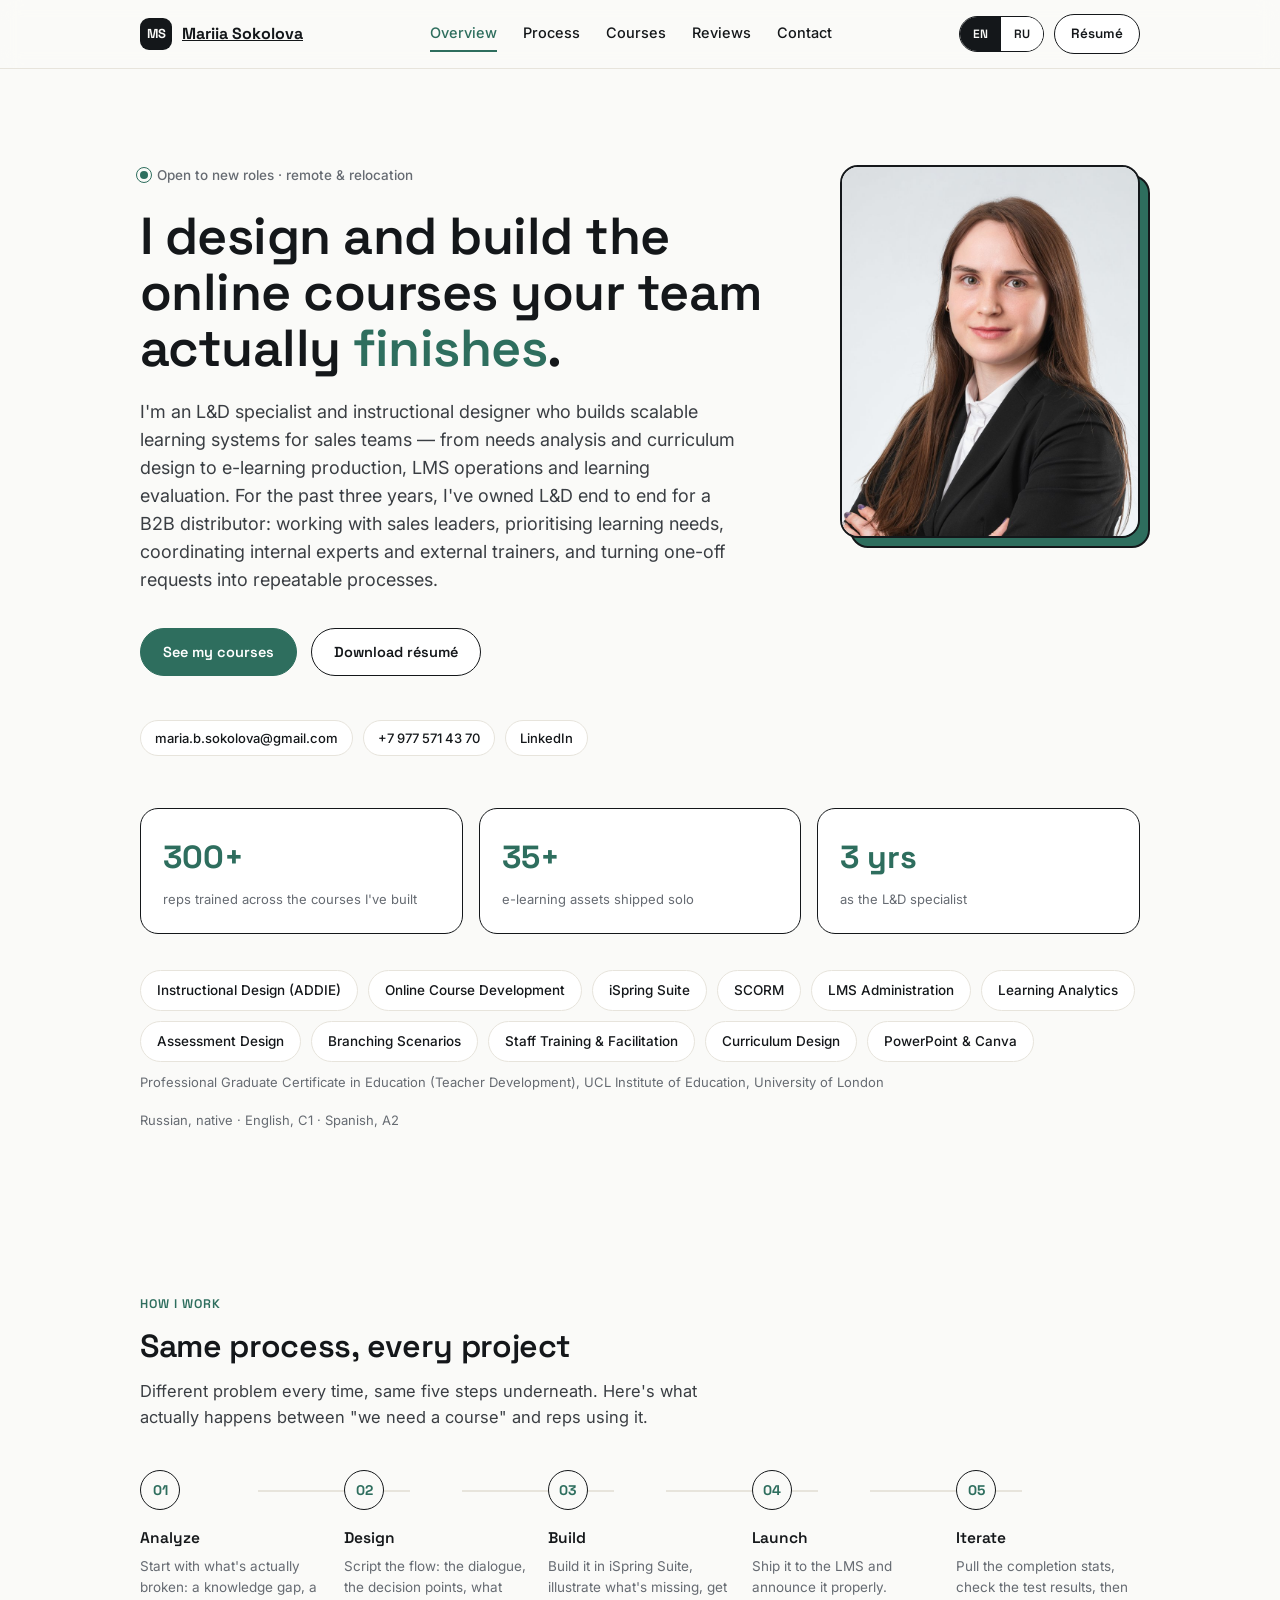
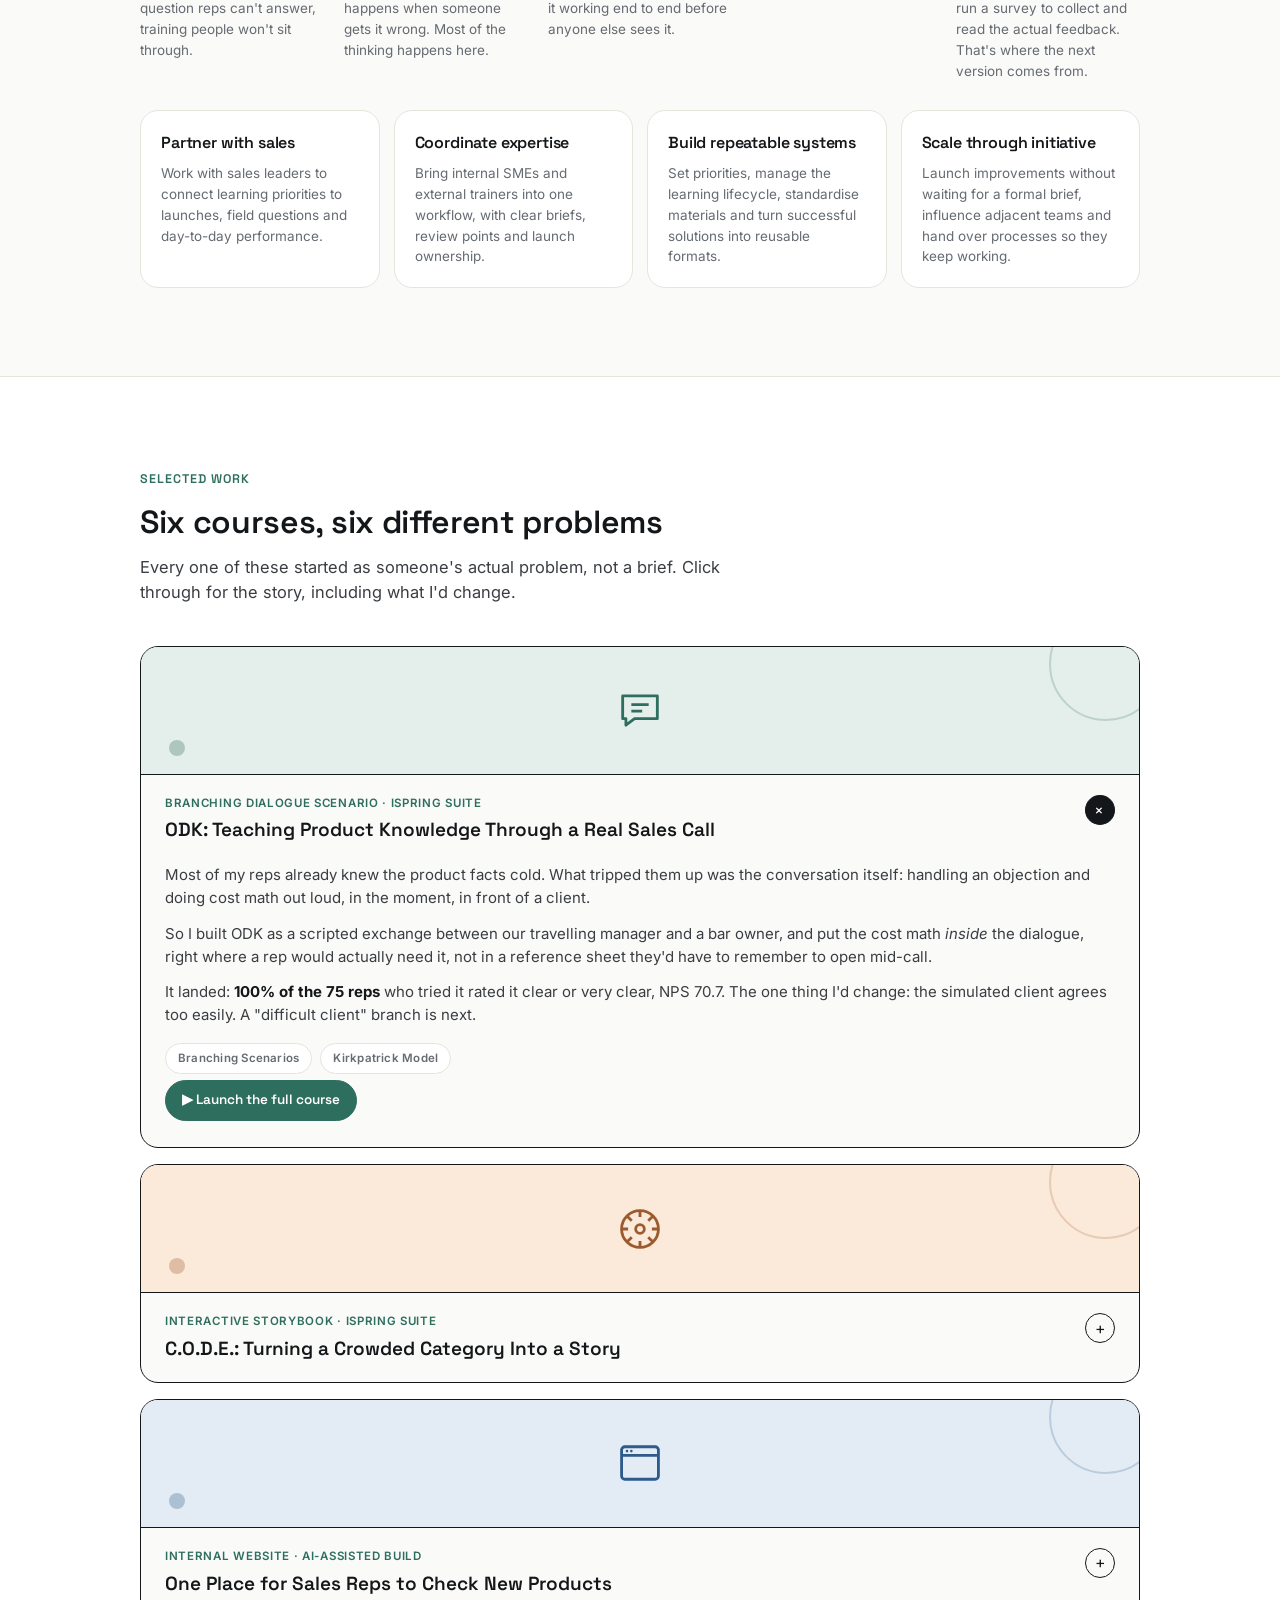
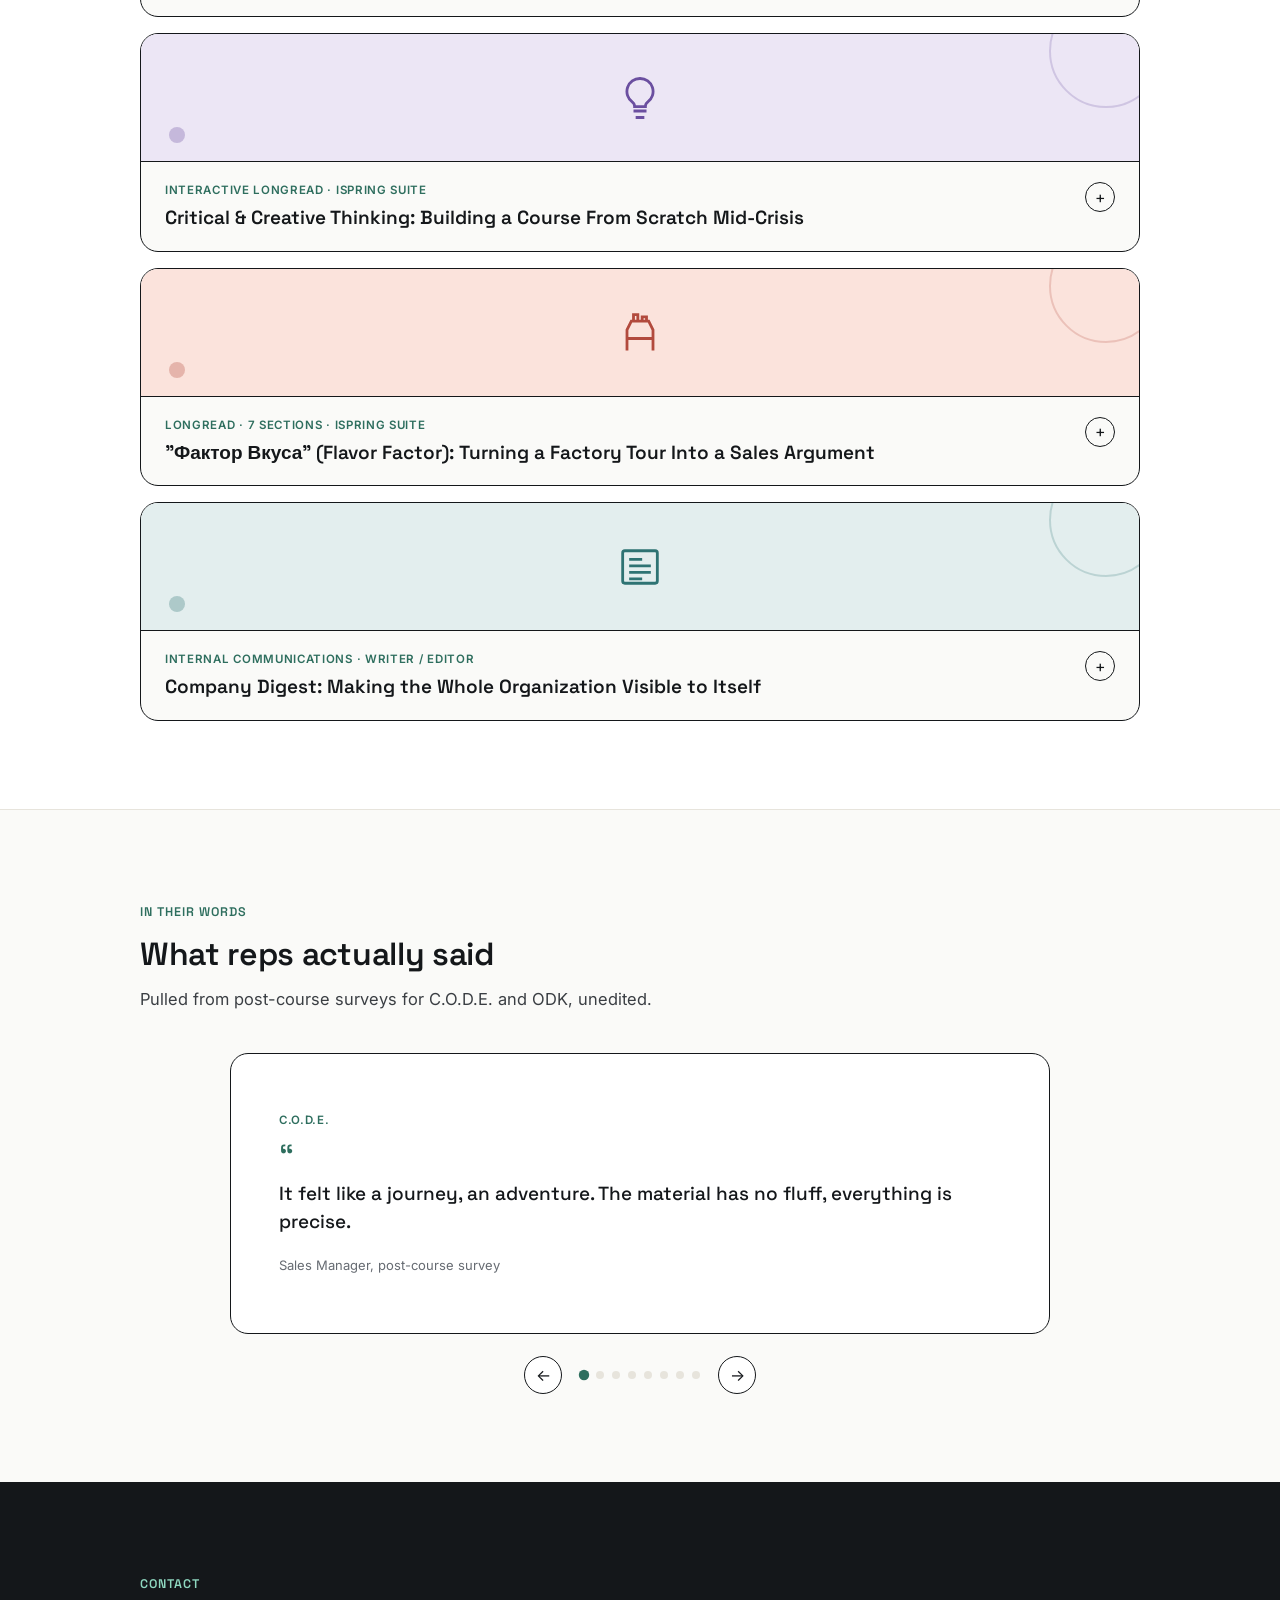
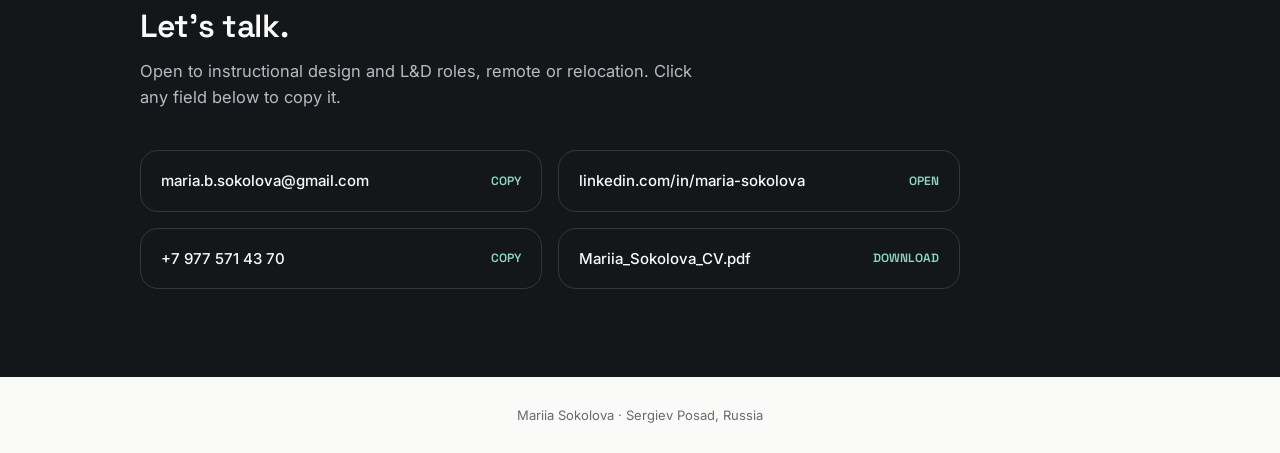
<file: index.html>
<!DOCTYPE html>
<html lang="en" data-lang="en">
<head>
<meta charset="UTF-8">
<meta name="viewport" content="width=device-width, initial-scale=1.0">
<title>Mariia Sokolova · L&amp;D Specialist &amp; Instructional Designer</title>
<meta name="description" content="L&amp;D specialist and instructional designer building scalable learning systems for sales teams.">
<link rel="icon" type="image/svg+xml" href="favicon.svg">

<meta property="og:type" content="website">
<meta property="og:title" content="Mariia Sokolova · L&amp;D Specialist &amp; Instructional Designer">
<meta property="og:description" content="I build scalable learning systems for sales teams, from needs analysis to evaluation.">
<meta property="og:url" content="https://mbsokgt.github.io/mariia-sokolova-portfolio/">
<meta name="twitter:card" content="summary">
<meta name="twitter:title" content="Mariia Sokolova · L&amp;D Specialist &amp; Instructional Designer">
<meta name="twitter:description" content="I build scalable learning systems for sales teams, from needs analysis to evaluation.">

<link rel="preconnect" href="https://fonts.googleapis.com">
<link href="https://fonts.googleapis.com/css2?family=Space+Grotesk:wght@500;600;700&family=Inter:wght@400;500;600;700&display=swap" rel="stylesheet">
<style>
  :root{
    --paper:#FAFAF8;
    --card:#FFFFFF;
    --ink:#14171A;
    --muted:#666B72;
    --line:#E7E4DC;
    --accent:#2E6E5E;
    --accent-soft:#E4EEEA;
    --accent-ink:#FFFFFF;
    --r-lg:18px;
    --r-md:12px;
    --r-pill:999px;
  }
  *{box-sizing:border-box; margin:0; padding:0;}
  html{scroll-behavior:smooth; overflow-x:hidden;}
  html[data-lang="en"] .lang-ru{ display:none; }
  html[data-lang="ru"] .lang-en{ display:none; }
  body{
    background:var(--paper);
    color:var(--ink);
    font-family:'Inter', sans-serif;
    font-size:16px;
    line-height:1.55;
    -webkit-font-smoothing:antialiased;
    overflow-x:hidden;
    max-width:100vw;
  }
  h1,h2,h3,.display{
    font-family:'Space Grotesk', sans-serif;
    font-weight:600;
    letter-spacing:-0.01em;
    color:var(--ink);
  }
  a{color:inherit;}
  button{font:inherit; color:inherit;}
  .wrap{max-width:1080px; margin:0 auto; padding:0 40px;}
  section{padding:88px 0;}
  .eyebrow{
    font-family:'Space Grotesk', sans-serif;
    font-size:12.5px;
    font-weight:600;
    letter-spacing:0.08em;
    text-transform:uppercase;
    color:var(--accent);
    display:inline-block;
    margin-bottom:14px;
  }

  /* ---------- Nav ---------- */
  header.nav{
    position:sticky; top:0; z-index:50;
    background:rgba(250,250,248,.82);
    backdrop-filter:blur(10px);
    -webkit-backdrop-filter:blur(10px);
    border-bottom:1px solid var(--line);
  }
  .nav-inner{
    max-width:1080px; margin:0 auto; padding:0 40px;
    height:68px; display:flex; align-items:center; justify-content:space-between;
  }
  .logo{ display:flex; align-items:center; gap:10px; font-family:'Space Grotesk',sans-serif; font-weight:700; font-size:16px; }
  .logo-mark{
    width:32px; height:32px; border-radius:9px; background:var(--ink); color:var(--paper);
    display:flex; align-items:center; justify-content:center; font-size:13px; font-weight:700;
    flex-shrink:0;
  }
  .nav-links{ display:flex; align-items:center; gap:26px; }
  .nav-links a{
    font-size:14.5px; font-weight:500; text-decoration:none; color:var(--ink);
    padding:6px 0; border-bottom:2px solid transparent; transition:border-color .15s ease, color .15s ease;
  }
  .nav-links a:hover, .nav-links a.active{ border-color:var(--accent); color:var(--accent); }
  .nav-cta{ display:flex; align-items:center; gap:10px; }
  .lang-switch{ display:flex; border:1.5px solid var(--ink); border-radius:var(--r-pill); overflow:hidden; }
  .lang-btn{
    padding:8px 13px; font-family:'Space Grotesk',sans-serif; font-weight:600; font-size:12px;
    background:var(--card); cursor:pointer; border:none; transition:background .15s ease, color .15s ease;
  }
  .lang-btn.active{ background:var(--ink); color:var(--paper); }
  .lang-btn:not(.active):hover{ background:var(--accent-soft); }
  .burger{ display:none; width:38px; height:38px; border:1.5px solid var(--ink); border-radius:var(--r-md); background:var(--card); cursor:pointer; align-items:center; justify-content:center; flex-direction:column; gap:4px; }
  .burger span{ width:16px; height:2px; background:var(--ink); display:block; }
  .mobile-panel{ display:none; }
  .mobile-lang-row{ display:flex; gap:8px; padding:14px 4px 10px; }
  .mobile-lang-row .lang-btn{ flex:1; padding:10px; }

  /* ---------- Buttons (flat, hard-offset shadow) ---------- */
  .btn{
    display:inline-flex; align-items:center; gap:8px;
    font-family:'Space Grotesk', sans-serif; font-weight:600; font-size:14.5px;
    padding:12px 22px; border-radius:var(--r-pill);
    border:1.5px solid var(--ink);
    text-decoration:none; cursor:pointer;
    transition:transform .15s ease, box-shadow .15s ease;
    box-shadow:0 0 0 var(--ink);
  }
  .btn:hover{ transform:translate(-2px,-2px); box-shadow:3px 3px 0 var(--ink); }
  .btn-fill{ background:var(--accent); border-color:var(--accent); color:var(--accent-ink); }
  .btn-fill:hover{ box-shadow:3px 3px 0 var(--ink); }
  .btn-ghost{ background:var(--card); color:var(--ink); }
  .btn-sm{ padding:9px 16px; font-size:13.5px; }

  /* ---------- Hero ---------- */
  .hero{ padding:96px 0 72px; position:relative; overflow:hidden; }
  .hero-top{ display:grid; grid-template-columns:1fr 300px; gap:56px; align-items:start; }
  .hero-photo{ position:relative; }
  .hero-photo img{
    width:100%; height:auto; display:block;
    border:2px solid var(--ink); border-radius:var(--r-lg);
    position:relative; z-index:2; background:var(--card);
  }
  .hero-photo::after{
    content:''; position:absolute; inset:0; z-index:1;
    border:2px solid var(--ink); border-radius:var(--r-lg);
    background:var(--accent); transform:translate(10px,10px);
  }
  .kicker{ display:flex; align-items:center; gap:9px; margin-bottom:22px; font-size:13.5px; color:var(--muted); font-weight:500; }
  .kicker .pulse{ width:8px; height:8px; border-radius:50%; background:var(--accent); position:relative; flex-shrink:0; }
  .kicker .pulse::after{
    content:''; position:absolute; inset:-4px; border-radius:50%; border:1.5px solid var(--accent);
    animation:pulseRing 2s ease-out infinite;
  }
  @keyframes pulseRing{0%{transform:scale(.6); opacity:.8;} 100%{transform:scale(1.8); opacity:0;}}
  h1.hero-h{
    font-size:52px; line-height:1.08; max-width:760px; margin-bottom:22px;
  }
  h1.hero-h .accent-word{ color:var(--accent); }
  .hero-lede{ font-size:18px; color:#3A3E43; max-width:600px; margin-bottom:34px; }
  .hero-actions{ display:flex; gap:14px; flex-wrap:wrap; margin-bottom:44px; }
  .hero-contacts{ display:flex; flex-wrap:wrap; gap:8px 10px; }
  .chip{
    font-size:13px; font-weight:500; color:var(--ink); background:var(--card);
    border:1.5px solid var(--line); border-radius:var(--r-pill); padding:7px 14px;
    text-decoration:none; transition:border-color .15s ease, transform .15s ease;
  }
  .chip:hover{ border-color:var(--ink); transform:translateY(-1px); }

  /* ---------- Stats ---------- */
  .stat-row{ display:grid; grid-template-columns:repeat(3,1fr); gap:16px; margin-top:8px; }
  .stat{
    background:var(--card); border:1.5px solid var(--ink); border-radius:var(--r-lg);
    padding:24px 22px; transition:transform .15s ease, box-shadow .15s ease;
  }
  .stat:hover{ transform:translate(-3px,-3px); box-shadow:4px 4px 0 var(--accent); }
  .stat .n{ font-family:'Space Grotesk',sans-serif; font-size:32px; font-weight:700; color:var(--accent); }
  .stat .l{ font-size:13px; color:var(--muted); margin-top:6px; }

  /* ---------- Section headers ---------- */
  h2.h2{ font-size:32px; line-height:1.15; margin-bottom:14px; max-width:640px; }
  .section-lede{ font-size:16.5px; color:#3A3E43; max-width:580px; margin-bottom:40px; }

  /* ---------- Skills ---------- */
  .skills{ display:flex; flex-wrap:wrap; gap:10px; margin-top:36px; }
  .skill{
    font-size:13.5px; font-weight:500; padding:9px 16px;
    background:var(--card); border:1.5px solid var(--line); border-radius:var(--r-pill);
    transition:border-color .15s ease, background .15s ease, transform .15s ease;
  }
  .skill:hover{ border-color:var(--accent); background:var(--accent-soft); transform:translateY(-1px); }
  .languages-line{ font-size:13px; color:var(--muted); margin-top:18px; }
  .education-line{ font-size:13px; color:var(--muted); margin-top:10px; }

  /* ---------- Ownership ---------- */
  .ownership-grid{ display:grid; grid-template-columns:repeat(4,1fr); gap:14px; margin-top:28px; }
  .ownership-item{ padding:20px; border:1.5px solid var(--line); border-radius:var(--r-lg); background:var(--card); }
  .ownership-item h3{ font-size:16px; margin-bottom:7px; }
  .ownership-item p{ font-size:13.5px; color:var(--muted); line-height:1.55; }

  /* ---------- Process ---------- */
  .process-row{
    display:grid; grid-template-columns:repeat(5,1fr); gap:20px; margin-top:16px; max-width:1000px;
  }
  .process-step{ position:relative; }
  .process-step:not(:last-child)::after{
    content:''; position:absolute; top:20px; left:calc(50% + 26px); width:calc(100% - 32px);
    height:1.5px; background:var(--line); z-index:1;
  }
  .process-num{
    width:40px; height:40px; border-radius:50%; border:1.5px solid var(--ink); background:var(--paper);
    display:flex; align-items:center; justify-content:center; position:relative; z-index:2;
    font-family:'Space Grotesk',sans-serif; font-weight:700; font-size:14px; color:var(--accent);
    margin-bottom:16px;
  }
  .process-title{ font-family:'Space Grotesk',sans-serif; font-weight:600; font-size:15.5px; margin-bottom:6px; }
  .process-text{ font-size:13.5px; color:var(--muted); line-height:1.55; }

  /* ---------- Courses ---------- */
  #courses{ background:var(--card); border-top:1.5px solid var(--line); border-bottom:1.5px solid var(--line); }
  .course-grid{ display:flex; flex-direction:column; gap:16px; }
  .course{
    border:1.5px solid var(--ink); border-radius:var(--r-lg); background:var(--paper);
    overflow:hidden; transition:box-shadow .18s ease, transform .18s ease;
  }
  .course:hover{ box-shadow:5px 5px 0 var(--accent); transform:translate(-2px,-2px); }
  .course-banner{
    height:128px; position:relative; overflow:hidden; display:flex; align-items:center; justify-content:center;
    border-bottom:1.5px solid var(--ink);
  }
  .course-banner svg{ width:52px; height:52px; position:relative; z-index:2; }
  .course-banner::before{
    content:''; position:absolute; width:110px; height:110px; border:2px solid currentColor; opacity:.22;
    border-radius:50%; top:-40px; right:-24px;
  }
  .course-banner::after{
    content:''; position:absolute; width:16px; height:16px; background:currentColor; opacity:.3;
    border-radius:50%; bottom:18px; left:28px;
  }
  .banner-odk{ background:var(--accent-soft); color:var(--accent); }
  .banner-code{ background:#FBE9D9; color:#9C5A2E; }
  .banner-internal{ background:#E3ECF4; color:#2E5A8C; }
  .banner-critical{ background:#ECE6F5; color:#6B4FA0; }
  .banner-flavor{ background:#FBE3DC; color:#B24A3D; }
  .banner-digest{ background:#E3EEEE; color:#2E7373; }
  .course-head{
    padding:20px 24px; cursor:pointer; display:flex; align-items:flex-start; gap:16px;
  }
  .course-head-main{ flex:1; min-width:0; }
  .course-tag{
    font-size:11.5px; font-weight:600; letter-spacing:.06em; text-transform:uppercase;
    color:var(--accent); display:block; margin-bottom:6px;
  }
  .course-title{ font-family:'Space Grotesk',sans-serif; font-size:19px; font-weight:600; line-height:1.3; }
  .course-toggle{
    width:30px; height:30px; border-radius:50%; border:1.5px solid var(--ink);
    display:flex; align-items:center; justify-content:center; font-size:16px; flex-shrink:0;
    transition:transform .25s ease, background .15s ease;
  }
  .course.open .course-toggle{ transform:rotate(45deg); background:var(--ink); color:var(--paper); }
  .course-body{ max-height:0; overflow:hidden; transition:max-height .35s ease; }
  .course.open .course-body{ max-height:1600px; }
  .course-body-inner{ padding:0 24px 26px; }
  .course-body-inner p{ font-size:15px; color:#3A3E43; margin-bottom:12px; }
  .course-body-inner p:last-of-type{ margin-bottom:0; }
  .course-body-inner strong{ color:var(--ink); }
  .framework-tags{ display:flex; flex-wrap:wrap; gap:8px; margin-top:16px; }
  .framework-tag{
    font-size:11.5px; font-weight:600; letter-spacing:.02em;
    padding:6px 12px; border:1.5px solid var(--line); border-radius:var(--r-pill);
    background:var(--card); color:var(--muted);
  }
  .course-video{
    border:1.5px solid var(--ink); border-radius:var(--r-md); overflow:hidden;
    margin-bottom:18px; background:#000;
  }
  .course-video video{ width:100%; display:block; max-height:420px; }
  .course-screenshot{
    border:1.5px solid var(--ink); border-radius:var(--r-md); overflow:hidden;
    margin-bottom:18px;
  }
  .course-screenshot img{ width:100%; display:block; }

  /* ---------- Testimonials ---------- */
  .testimonial-carousel{ max-width:820px; margin:0 auto; }
  .testimonial-viewport{
    border:1.5px solid var(--ink); border-radius:var(--r-lg); background:var(--card);
    overflow:hidden;
  }
  .testimonial-track{ display:flex; transition:transform .35s ease; }
  .testimonial-slide{
    flex:0 0 100%; min-width:0; padding:44px 48px; min-height:190px;
    display:flex; flex-direction:column; justify-content:center;
  }
  .testimonial-tag{
    font-size:11.5px; font-weight:600; letter-spacing:.06em; text-transform:uppercase;
    color:var(--accent); margin-bottom:10px; display:block;
  }
  .testimonial-quote-mark{ font-family:'Space Grotesk',sans-serif; font-size:36px; color:var(--accent); line-height:1; margin-bottom:4px; }
  .testimonial-quote{ font-family:'Space Grotesk',sans-serif; font-size:19px; font-weight:500; line-height:1.5; margin-bottom:18px; }
  .testimonial-author{ font-size:13px; color:var(--muted); }
  .carousel-controls{ display:flex; align-items:center; justify-content:center; gap:18px; margin-top:22px; }
  .carousel-btn{
    width:38px; height:38px; border-radius:50%; border:1.5px solid var(--ink); background:var(--card);
    cursor:pointer; display:flex; align-items:center; justify-content:center; font-size:16px;
    transition:background .15s ease, transform .15s ease;
  }
  .carousel-btn:hover{ background:var(--accent-soft); transform:translateY(-1px); }
  .carousel-dots{ display:flex; gap:8px; }
  .carousel-dot{
    width:8px; height:8px; border-radius:50%; background:var(--line); border:none; cursor:pointer; padding:0;
    transition:background .15s ease, transform .15s ease;
  }
  .carousel-dot.active{ background:var(--accent); transform:scale(1.3); }

  /* ---------- Contact ---------- */
  #contact{ background:var(--ink); color:var(--paper); }
  #contact .eyebrow{ color:#8FD8C0; }
  #contact h2.h2{ color:var(--paper); }
  #contact .section-lede{ color:#B8BBBF; }
  .contact-links{
    display:grid; grid-template-columns:1fr 1fr; grid-auto-flow:column; grid-template-rows:repeat(2,auto);
    gap:16px; max-width:820px; margin-top:12px;
  }
  .contact-links a{
    display:flex; justify-content:space-between; align-items:center;
    padding:18px 20px; border:1.5px solid #33383D; border-radius:var(--r-lg);
    font-size:15px; font-weight:500; text-decoration:none; color:var(--paper);
    transition:border-color .15s ease, transform .15s ease;
  }
  .contact-links a:hover{ border-color:var(--accent); transform:translate(-2px,-2px); }
  .contact-links .k{
    color:#8FD8C0; font-family:'Space Grotesk',sans-serif; font-size:12px; font-weight:600;
    min-width:80px; text-align:right;
  }

  footer.site-foot{
    padding:28px 0; text-align:center; font-size:13px; color:var(--muted);
  }
  footer.site-foot a{ color:var(--ink); border-bottom:1px solid var(--line); }

  /* ---------- Mobile ---------- */
  @media (max-width:780px){
    .wrap{ padding:0 20px; }
    .nav-inner{ padding:0 20px; }
    .nav-links{ display:none; }
    .nav-cta .btn-ghost{ display:none; }
    .nav-cta .lang-switch{ display:none; }
    .burger{ display:flex; }
    .mobile-panel.open{
      display:flex; flex-direction:column; gap:2px; padding:10px 20px 16px;
      border-bottom:1.5px solid var(--line); background:var(--paper);
    }
    .mobile-panel a{
      padding:12px 4px; font-weight:500; text-decoration:none; color:var(--ink);
      border-bottom:1px solid var(--line);
    }
    section{ padding:56px 0; }
    .hero{ padding:48px 0 40px; }
    .hero-top{ grid-template-columns:1fr; gap:28px; }
    h1.hero-h{ font-size:34px; }
    h2.h2{ font-size:26px; }
    .stat-row{ grid-template-columns:1fr; }
    .process-row{ grid-template-columns:1fr; gap:24px; }
    .ownership-grid{ grid-template-columns:1fr; }
    .process-step:not(:last-child)::after{ display:none; }
    .contact-links{ grid-template-columns:1fr; grid-auto-flow:row; }
    .course-banner{ height:96px; }
    .course-banner svg{ width:40px; height:40px; }
    .course-head{ padding:18px; }
    .course-body-inner{ padding:0 18px 22px; }
    .testimonial-slide{ padding:30px 22px; min-height:230px; }
    .testimonial-quote{ font-size:16.5px; }
  }
</style>
</head>
<body>

<header class="nav">
  <div class="nav-inner">
    <a href="#top" class="logo"><span class="logo-mark">MS</span>Mariia Sokolova</a>
    <nav class="nav-links" id="nav-links">
      <a href="#overview"><span class="lang-en">Overview</span><span class="lang-ru">Обо мне</span></a>
      <a href="#process"><span class="lang-en">Process</span><span class="lang-ru">Процесс</span></a>
      <a href="#courses"><span class="lang-en">Courses</span><span class="lang-ru">Курсы</span></a>
      <a href="#testimonials"><span class="lang-en">Reviews</span><span class="lang-ru">Отзывы</span></a>
      <a href="#contact"><span class="lang-en">Contact</span><span class="lang-ru">Контакты</span></a>
    </nav>
    <div class="nav-cta">
      <div class="lang-switch">
        <button class="lang-btn" data-lang-btn="en">EN</button>
        <button class="lang-btn" data-lang-btn="ru">RU</button>
      </div>
      <a href="Mariia_Sokolova_CV.pdf" class="btn btn-ghost btn-sm lang-en" download>Résumé</a>
      <a href="Mariia_Sokolova_CV_RU.pdf" class="btn btn-ghost btn-sm lang-ru" download>Резюме</a>
      <button class="burger" id="burger" aria-label="Menu"><span></span><span></span><span></span></button>
    </div>
  </div>
  <div class="mobile-panel" id="mobile-panel">
    <div class="mobile-lang-row">
      <button class="lang-btn" data-lang-btn="en">EN</button>
      <button class="lang-btn" data-lang-btn="ru">RU</button>
    </div>
    <a href="#overview"><span class="lang-en">Overview</span><span class="lang-ru">Обо мне</span></a>
    <a href="#process"><span class="lang-en">Process</span><span class="lang-ru">Процесс</span></a>
    <a href="#courses"><span class="lang-en">Courses</span><span class="lang-ru">Курсы</span></a>
    <a href="#testimonials"><span class="lang-en">Reviews</span><span class="lang-ru">Отзывы</span></a>
    <a href="#contact"><span class="lang-en">Contact</span><span class="lang-ru">Контакты</span></a>
    <a href="Mariia_Sokolova_CV.pdf" download class="lang-en">Download résumé</a>
    <a href="Mariia_Sokolova_CV_RU.pdf" download class="lang-ru">Скачать резюме</a>
  </div>
</header>

<main id="top">

  <!-- OVERVIEW -->
  <section class="hero" id="overview">
    <div class="wrap">
      <div class="hero-top">
        <div class="hero-text">
          <div class="kicker">
            <span class="pulse"></span>
            <span class="lang-en">Open to new roles · remote &amp; relocation</span>
            <span class="lang-ru">Открыта к новым предложениям · удалённо или с переездом</span>
          </div>
          <h1 class="hero-h">
            <span class="lang-en">I design and build the online courses your team actually <span class="accent-word">finishes</span>.</span>
            <span class="lang-ru">Я проектирую и собираю онлайн-курсы, которые команда <span class="accent-word">проходит до конца</span>.</span>
          </h1>
          <p class="hero-lede lang-en">I'm an L&amp;D specialist and instructional designer who builds scalable learning systems for sales teams — from needs analysis and curriculum design to e-learning production, LMS operations and learning evaluation. For the past three years, I've owned L&amp;D end to end for a B2B distributor: working with sales leaders, prioritising learning needs, coordinating internal experts and external trainers, and turning one-off requests into repeatable processes.</p>
          <p class="hero-lede lang-ru">Я специалист по L&amp;D и инструкционный дизайнер, который выстраивает обучение для коммерческих команд: от анализа потребностей и проектирования программы до разработки e-learning, сопровождения LMS и оценки результатов. Последние три года я полностью веду L&amp;D в B2B-дистрибьюторе: взаимодействую с руководителями продаж, определяю приоритеты, координирую внутренних экспертов и внешних тренеров и превращаю разовые запросы в устойчивые процессы.</p>
          <div class="hero-actions">
            <a href="#courses" class="btn btn-fill"><span class="lang-en">See my courses</span><span class="lang-ru">Смотреть курсы</span></a>
            <a href="Mariia_Sokolova_CV.pdf" class="btn btn-ghost lang-en" download>Download résumé</a>
            <a href="Mariia_Sokolova_CV_RU.pdf" class="btn btn-ghost lang-ru" download>Скачать резюме</a>
          </div>
          <div class="hero-contacts">
            <a class="chip" href="mailto:maria.b.sokolova@gmail.com">maria.b.sokolova@gmail.com</a>
            <a class="chip" href="tel:+79775714370">+7 977 571 43 70</a>
            <a class="chip" href="https://linkedin.com/in/maria-sokolova-349002230" target="_blank" rel="noopener">LinkedIn</a>
          </div>
        </div>
        <div class="hero-photo">
          <img src="media/photo.jpg" alt="Mariia Sokolova" width="800" height="998">
        </div>
      </div>

      <div class="stat-row" style="margin-top:52px;">
        <div class="stat">
          <div class="n">300+</div>
          <div class="l"><span class="lang-en">reps trained across the courses I've built</span><span class="lang-ru">менеджеров прошли курсы, которые я создала</span></div>
        </div>
        <div class="stat">
          <div class="n">35+</div>
          <div class="l"><span class="lang-en">e-learning assets shipped solo</span><span class="lang-ru">e-learning продуктов сделано</span></div>
        </div>
        <div class="stat">
          <div class="n"><span class="lang-en">3 yrs</span><span class="lang-ru">3 года</span></div>
          <div class="l"><span class="lang-en">as the L&amp;D specialist</span><span class="lang-ru">в роли L&amp;D-специалиста</span></div>
        </div>
      </div>

      <div class="skills">
        <span class="skill"><span class="lang-en">Instructional Design (ADDIE)</span><span class="lang-ru">Инструкционный дизайн (ADDIE)</span></span>
        <span class="skill"><span class="lang-en">Online Course Development</span><span class="lang-ru">Разработка онлайн-курсов</span></span>
        <span class="skill">iSpring Suite</span>
        <span class="skill">SCORM</span>
        <span class="skill"><span class="lang-en">LMS Administration</span><span class="lang-ru">Администрирование LMS</span></span>
        <span class="skill"><span class="lang-en">Learning Analytics</span><span class="lang-ru">Аналитика обучения</span></span>
        <span class="skill"><span class="lang-en">Assessment Design</span><span class="lang-ru">Разработка тестов и оценки</span></span>
        <span class="skill"><span class="lang-en">Branching Scenarios</span><span class="lang-ru">Ветвящиеся сценарии</span></span>
        <span class="skill"><span class="lang-en">Staff Training &amp; Facilitation</span><span class="lang-ru">Обучение и фасилитация персонала</span></span>
        <span class="skill"><span class="lang-en">Curriculum Design</span><span class="lang-ru">Проектирование учебных программ</span></span>
        <span class="skill">PowerPoint &amp; Canva</span>
      </div>
      <p class="education-line"><span class="lang-en">Professional Graduate Certificate in Education (Teacher Development), UCL Institute of Education, University of London</span><span class="lang-ru">Профессиональный последипломный сертификат в области образования (Teacher Development), UCL Institute of Education, University of London</span></p>

      <p class="languages-line">
        <span class="lang-en">Russian, native · English, C1 · Spanish, A2</span>
        <span class="lang-ru">Русский: родной · Английский: C1 · Испанский: A2</span>
      </p>
    </div>
  </section>

  <!-- PROCESS -->
  <section id="process">
    <div class="wrap">
      <span class="eyebrow"><span class="lang-en">How I Work</span><span class="lang-ru">Как я работаю</span></span>
      <h2 class="h2"><span class="lang-en">Same process, every project</span><span class="lang-ru">Один процесс на каждый проект</span></h2>
      <p class="section-lede lang-en">Different problem every time, same five steps underneath. Here's what actually happens between "we need a course" and reps using it.</p>
      <p class="section-lede lang-ru">Задача каждый раз новая, а шагов всегда пять. Вот что происходит между фразой "нужен курс" и моментом, когда менеджеры начинают им пользоваться.</p>

      <div class="process-row">
        <div class="process-step">
          <div class="process-num">01</div>
          <div class="process-title"><span class="lang-en">Analyze</span><span class="lang-ru">Анализ</span></div>
          <div class="process-text">
            <span class="lang-en">Start with what's actually broken: a knowledge gap, a question reps can't answer, training people won't sit through.</span>
            <span class="lang-ru">Начинаю с того, что реально сломано: пробел в знаниях, вопрос, на который менеджеры не могут ответить, обучение, которое никто не станет проходить.</span>
          </div>
        </div>
        <div class="process-step">
          <div class="process-num">02</div>
          <div class="process-title"><span class="lang-en">Design</span><span class="lang-ru">Дизайн</span></div>
          <div class="process-text">
            <span class="lang-en">Script the flow: the dialogue, the decision points, what happens when someone gets it wrong. Most of the thinking happens here.</span>
            <span class="lang-ru">Прописываю сценарий: диалог, точки выбора, что происходит, если человек ошибается. Основная часть работы происходит именно здесь.</span>
          </div>
        </div>
        <div class="process-step">
          <div class="process-num">03</div>
          <div class="process-title"><span class="lang-en">Build</span><span class="lang-ru">Сборка</span></div>
          <div class="process-text">
            <span class="lang-en">Build it in iSpring Suite, illustrate what's missing, get it working end to end before anyone else sees it.</span>
            <span class="lang-ru">Собираю курс в iSpring Suite, дорисовываю недостающие иллюстрации и довожу до рабочего состояния от начала до конца, прежде чем кто-то ещё это увидит.</span>
          </div>
        </div>
        <div class="process-step">
          <div class="process-num">04</div>
          <div class="process-title"><span class="lang-en">Launch</span><span class="lang-ru">Запуск</span></div>
          <div class="process-text">
            <span class="lang-en">Ship it to the LMS and announce it properly.</span>
            <span class="lang-ru">Загружаю курс в LMS и анонсирую его как положено.</span>
          </div>
        </div>
        <div class="process-step">
          <div class="process-num">05</div>
          <div class="process-title"><span class="lang-en">Iterate</span><span class="lang-ru">Доработка</span></div>
          <div class="process-text">
            <span class="lang-en">Pull the completion stats, check the test results, then run a survey to collect and read the actual feedback. That's where the next version comes from.</span>
            <span class="lang-ru">Смотрю статистику прохождения, проверяю результаты тестов, потом запускаю опрос и читаю реальные отзывы. Именно оттуда берётся следующая версия курса.</span>
          </div>
        </div>
      </div>

      <div class="ownership-grid">
        <div class="ownership-item">
          <h3><span class="lang-en">Partner with sales</span><span class="lang-ru">Работа с продажами</span></h3>
          <p class="lang-en">Work with sales leaders to connect learning priorities to launches, field questions and day-to-day performance.</p>
          <p class="lang-ru">Связываю приоритеты обучения с запусками, запросами полей и ежедневными задачами коммерческой команды вместе с руководителями продаж.</p>
        </div>
        <div class="ownership-item">
          <h3><span class="lang-en">Coordinate expertise</span><span class="lang-ru">Координация экспертизы</span></h3>
          <p class="lang-en">Bring internal SMEs and external trainers into one workflow, with clear briefs, review points and launch ownership.</p>
          <p class="lang-ru">Объединяю внутренних экспертов и внешних тренеров в одном процессе: бриф, точки проверки и ответственность за запуск.</p>
        </div>
        <div class="ownership-item">
          <h3><span class="lang-en">Build repeatable systems</span><span class="lang-ru">Систематизация</span></h3>
          <p class="lang-en">Set priorities, manage the learning lifecycle, standardise materials and turn successful solutions into reusable formats.</p>
          <p class="lang-ru">Определяю приоритеты, веду жизненный цикл обучения, стандартизирую материалы и превращаю рабочие решения в повторяемые форматы.</p>
        </div>
        <div class="ownership-item">
          <h3><span class="lang-en">Scale through initiative</span><span class="lang-ru">Масштабирование инициатив</span></h3>
          <p class="lang-en">Launch improvements without waiting for a formal brief, influence adjacent teams and hand over processes so they keep working.</p>
          <p class="lang-ru">Запускаю улучшения без формального поручения, влияю на смежные команды и передаю процессы так, чтобы они продолжали работать.</p>
        </div>
      </div>
    </div>
  </section>

  <!-- COURSES -->
  <section id="courses">
    <div class="wrap">
      <span class="eyebrow"><span class="lang-en">Selected Work</span><span class="lang-ru">Избранные проекты</span></span>
      <h2 class="h2"><span class="lang-en">Six courses, six different problems</span><span class="lang-ru">Шесть курсов, шесть разных задач</span></h2>
      <p class="section-lede lang-en">Every one of these started as someone's actual problem, not a brief. Click through for the story, including what I'd change.</p>
      <p class="section-lede lang-ru">Каждый из них начинался с чьей-то реальной проблемы, а не с брифа. Откройте карточку, чтобы прочитать историю, включая то, что я бы изменила.</p>

      <div class="course-grid">

        <div class="course open" id="case-odk">
          <div class="course-banner banner-odk">
            <svg viewBox="0 0 24 24" fill="none" stroke="currentColor" stroke-width="1.3"><path d="M4 5.5h16v10.5H9.5L5.5 19v-3H4z" stroke-linejoin="round"/><path d="M8 9.5h8M8 12.5h5"/></svg>
          </div>
          <div class="course-head" onclick="toggleCase('case-odk')">
            <div class="course-head-main">
              <span class="course-tag"><span class="lang-en">Branching Dialogue Scenario · iSpring Suite</span><span class="lang-ru">Ветвящийся диалог · iSpring Suite</span></span>
              <div class="course-title">
                <span class="lang-en">ODK: Teaching Product Knowledge Through a Real Sales Call</span>
                <span class="lang-ru">ODK: обучение продукту через реальный разговор с клиентом</span>
              </div>
            </div>
            <span class="course-toggle">+</span>
          </div>
          <div class="course-body">
            <div class="course-body-inner">
              <p class="lang-en">Most of my reps already knew the product facts cold. What tripped them up was the conversation itself: handling an objection and doing cost math out loud, in the moment, in front of a client.</p>
              <p class="lang-ru">Менеджеры и так знали продукт наизусть. Спотыкались они на самом разговоре: отработке возражений и расчёте стоимости вслух, на месте, перед клиентом.</p>
              <p class="lang-en">So I built ODK as a scripted exchange between our travelling manager and a bar owner, and put the cost math <em>inside</em> the dialogue, right where a rep would actually need it, not in a reference sheet they'd have to remember to open mid-call.</p>
              <p class="lang-ru">Поэтому я сделала ODK как сценарий диалога между нашим разъездным менеджером и владельцем бара, а расчёт стоимости встроила прямо в разговор, именно там, где он нужен, а не в отдельную шпаргалку, про которую нужно вспомнить посреди звонка.</p>
              <p class="lang-en">It landed: <strong>100% of the 75 reps</strong> who tried it rated it clear or very clear, NPS 70.7. The one thing I'd change: the simulated client agrees too easily. A "difficult client" branch is next.</p>
              <p class="lang-ru">Сработало: все 75 менеджеров, прошедших курс, оценили его как понятный или очень понятный, NPS 70,7. Единственное, что я бы поменяла: смоделированный клиент слишком легко соглашается. Дальше в планах ветка со "сложным клиентом".</p>
              <div class="framework-tags">
                <span class="framework-tag lang-en">Branching Scenarios</span>
                <span class="framework-tag lang-ru">Ветвящиеся сценарии</span>
                <span class="framework-tag lang-en">Kirkpatrick Model</span>
                <span class="framework-tag lang-ru">Модель Киркпатрика</span>
              </div>
              <a href="courses/odk/index.html" target="_blank" rel="noopener" class="btn btn-fill btn-sm" style="margin-top:6px;">
                <span class="lang-en">▶ Launch the full course</span>
                <span class="lang-ru">▶ Открыть курс целиком</span>
              </a>
            </div>
          </div>
        </div>

        <div class="course" id="case-code">
          <div class="course-banner banner-code">
            <svg viewBox="0 0 24 24" fill="none" stroke="currentColor" stroke-width="1.3"><circle cx="12" cy="12" r="8.5"/><circle cx="12" cy="12" r="2"/><path d="M12 3.5v3M12 17.5v3M20.5 12h-3M6.5 12h-3M17.9 6.1l-2.1 2.1M8.2 15.8l-2.1 2.1M17.9 17.9l-2.1-2.1M8.2 8.2 6.1 6.1"/></svg>
          </div>
          <div class="course-head" onclick="toggleCase('case-code')">
            <div class="course-head-main">
              <span class="course-tag"><span class="lang-en">Interactive Storybook · iSpring Suite</span><span class="lang-ru">Интерактивная книга-история · iSpring Suite</span></span>
              <div class="course-title">
                <span class="lang-en">C.O.D.E.: Turning a Crowded Category Into a Story</span>
                <span class="lang-ru">C.O.D.E.: как превратить конкурентную категорию в историю</span>
              </div>
            </div>
            <span class="course-toggle">+</span>
          </div>
          <div class="course-body">
            <div class="course-body-inner">
              <p class="lang-en">C.O.D.E. is a cordial line walking into a category full of trusted, familiar competitors. Reps needed more than a features list. They needed a way to explain, credibly, why it was worth switching.</p>
              <p class="lang-ru">C.O.D.E., линейка кордиалов, выходит на рынок, где клиенты уже доверяют другим, знакомым брендам. Менеджерам был нужен не список характеристик, а способ убедительно объяснить, зачем вообще переходить на другой продукт.</p>
              <p class="lang-en">I built it as a page-turning storybook tied to the product's own maritime branding, opening with the real history of cordials before ever getting to the pitch, then landing a direct cordial-vs-syrup comparison that pre-empts the question reps get constantly. The quiz leans on open-ended scenarios instead of pure recall.</p>
              <p class="lang-ru">Я сделала курс как книгу с перелистыванием страниц, завязанную на морской брендинг продукта: сначала настоящая история кордиалов, и только потом презентация. Прямое сравнение кордиала с сиропом снимает вопрос, который менеджерам задают постоянно. В квизе не столько проверка памяти, сколько открытые ситуации из практики.</p>
              <p class="lang-en"><strong>145 of 188 reps</strong> rated it 9–10 (NPS 70.2), and 94.7% called it clear. A vocal minority thought the pirate framing was too playful for work training, and one quiz format graded too strictly. Both are things I check for now before I ship anything.</p>
              <p class="lang-ru"><strong>145 из 188 менеджеров</strong> поставили курсу 9–10 баллов (NPS 70,2), а 94,7% назвали его понятным. Часть аудитории посчитала пиратскую тему слишком несерьёзной для рабочего обучения, а один формат вопроса в квизе оценивался слишком строго. Теперь я проверяю оба момента перед запуском любого курса.</p>
              <div class="framework-tags">
                <span class="framework-tag lang-en">Bloom's Taxonomy</span>
                <span class="framework-tag lang-ru">Таксономия Блума</span>
                <span class="framework-tag lang-en">Scenario-Based Learning</span>
                <span class="framework-tag lang-ru">Сценарийное обучение</span>
              </div>
              <a href="courses/code/index.html" target="_blank" rel="noopener" class="btn btn-fill btn-sm" style="margin-top:6px;">
                <span class="lang-en">▶ Launch the full course</span>
                <span class="lang-ru">▶ Открыть курс целиком</span>
              </a>
            </div>
          </div>
        </div>

        <div class="course" id="case-internal-site">
          <div class="course-banner banner-internal">
            <svg viewBox="0 0 24 24" fill="none" stroke="currentColor" stroke-width="1.3"><rect x="3.5" y="4.5" width="17" height="15" rx="1.5"/><path d="M3.5 8.5h17"/><circle cx="6" cy="6.5" r=".6" fill="currentColor" stroke="none"/><circle cx="8" cy="6.5" r=".6" fill="currentColor" stroke="none"/></svg>
          </div>
          <div class="course-head" onclick="toggleCase('case-internal-site')">
            <div class="course-head-main">
              <span class="course-tag"><span class="lang-en">Internal Website · AI-Assisted Build</span><span class="lang-ru">Внутренний сайт · собран с ИИ-инструментами</span></span>
              <div class="course-title">
                <span class="lang-en">One Place for Sales Reps to Check New Products</span>
                <span class="lang-ru">Единое место для проверки новинок</span>
              </div>
            </div>
            <span class="course-toggle">+</span>
          </div>
          <div class="course-body">
            <div class="course-body-inner">
              <div class="course-video">
                <video controls preload="metadata" poster="media/internal-site-poster.jpg" playsinline>
                  <source src="media/internal-site-demo.mp4" type="video/mp4">
                </video>
              </div>
              <p class="lang-en">Nobody assigned this to me. I just kept noticing reps ask the same questions a simple reference page could answer, so I built one.</p>
              <p class="lang-ru">Никто мне это не поручал. Я просто заметила, что менеджеры постоянно задают одни и те же вопросы, на которые могла бы ответить простая справочная страница, и сделала её.</p>
              <p class="lang-en">Planned the structure, wrote the content, built it with AI-assisted coding tools, and worked with IT to get it onto a real internal server. Ran a focus group with managers before it went live.</p>
              <p class="lang-ru">Продумала структуру, написала контент, собрала сайт с помощью ИИ-инструментов для разработки и вместе с IT развернула его на внутреннем сервере компании. Перед запуском проверила его на фокус-группе менеджеров.</p>
              <p class="lang-en">It stuck. When a client asks something mid-conversation, it's now the default place reps check first.</p>
              <p class="lang-ru">Прижилось. Когда клиент спрашивает что-то посреди разговора, это теперь первое место, куда заглядывают менеджеры.</p>
              <div class="framework-tags">
                <span class="framework-tag lang-en">Performance Support</span>
                <span class="framework-tag lang-ru">Performance Support</span>
                <span class="framework-tag lang-en">Needs Analysis</span>
                <span class="framework-tag lang-ru">Анализ потребностей</span>
              </div>
            </div>
          </div>
        </div>

        <div class="course" id="case-critical">
          <div class="course-banner banner-critical">
            <svg viewBox="0 0 24 24" fill="none" stroke="currentColor" stroke-width="1.3"><path d="M9 18h6M10 21h4"/><path d="M12 3a6 6 0 0 0-3.5 10.9c.6.45 1 1.15 1 1.9v.2h5v-.2c0-.75.4-1.45 1-1.9A6 6 0 0 0 12 3Z"/></svg>
          </div>
          <div class="course-head" onclick="toggleCase('case-critical')">
            <div class="course-head-main">
              <span class="course-tag"><span class="lang-en">Interactive Longread · iSpring Suite</span><span class="lang-ru">Интерактивный лонгрид · iSpring Suite</span></span>
              <div class="course-title">
                <span class="lang-en">Critical &amp; Creative Thinking: Building a Course From Scratch Mid-Crisis</span>
                <span class="lang-ru">Критическое и творческое мышление: курс с нуля посреди кризиса</span>
              </div>
            </div>
            <span class="course-toggle">+</span>
          </div>
          <div class="course-body">
            <div class="course-body-inner">
              <div class="course-video">
                <video controls preload="metadata" poster="media/creative-poster.jpg" playsinline>
                  <source src="media/creative-demo.mp4" type="video/mp4">
                </video>
              </div>
              <p class="lang-en">The company lost its ready-made course library to a budget cut right as individual development plans (IDPs) became the department's top priority. Soft-skills training suddenly had to exist, with nothing left to build it from.</p>
              <p class="lang-ru">Компания из-за сокращения бюджета потеряла доступ к готовой библиотеке курсов ровно в тот момент, когда индивидуальные планы развития (ИПР) стали приоритетом отдела. Обучение soft skills нужно было создать, а материалов для этого не осталось.</p>
              <p class="lang-en">I adapted an English-language source instead of starting from zero, but cut its redundancy rather than translating it line for line, and built a full set of custom SVG illustrations, covers, and banners to replace what the library used to provide. It needed to read as finished, not a patch job.</p>
              <p class="lang-ru">Вместо того чтобы начинать с нуля, я адаптировала англоязычный источник, но не переводила его дословно, а убрала повторы. Ещё нарисовала набор SVG-иллюстраций, обложку и баннеры взамен того, что раньше давала библиотека. Курс должен был выглядеть завершённым, а не заплаткой на скорую руку.</p>
              <p class="lang-en">Managers walked away with tools for their actual day-to-day work, not abstract theory. That was the entire point of tying it to the IDP process.</p>
              <p class="lang-ru">Руководители получили инструменты для реальной ежедневной работы, а не абстрактную теорию. В этом и был смысл привязки курса к процессу ИПР.</p>
              <div class="framework-tags">
                <span class="framework-tag">ADDIE</span>
                <span class="framework-tag lang-en">IDP-Aligned Learning</span>
                <span class="framework-tag lang-ru">Привязка к ИПР</span>
              </div>
            </div>
          </div>
        </div>

        <div class="course" id="case-flavor">
          <div class="course-banner banner-flavor">
            <svg viewBox="0 0 24 24" fill="none" stroke="currentColor" stroke-width="1.3"><path d="M6 20.5V11l2-4h8l2 4v9.5"/><path d="M6 15h12M9 7V4h2v3M13 7V5h2v2"/></svg>
          </div>
          <div class="course-head" onclick="toggleCase('case-flavor')">
            <div class="course-head-main">
              <span class="course-tag"><span class="lang-en">Longread · 7 Sections · iSpring Suite</span><span class="lang-ru">Лонгрид · 7 разделов · iSpring Suite</span></span>
              <div class="course-title">
                <span class="lang-en">"Фактор Вкуса" (Flavor Factor): Turning a Factory Tour Into a Sales Argument</span>
                <span class="lang-ru">"Фактор Вкуса": как превратить экскурсию по заводу в аргумент для продажи</span>
              </div>
            </div>
            <span class="course-toggle">+</span>
          </div>
          <div class="course-body">
            <div class="course-body-inner">
              <div class="course-screenshot">
                <img src="media/flavor-screenshot.jpg" alt="Фактор Вкуса longread" loading="lazy">
              </div>
              <p class="lang-en">Sales managers were selling a product without a real answer to "how is this actually made?" That's exactly the question that builds trust with a client comparing suppliers.</p>
              <p class="lang-ru">Менеджеры продавали продукт, не имея внятного ответа на вопрос "а как это вообще производят?". А ведь именно этот вопрос формирует доверие у клиента, который выбирает между поставщиками.</p>
              <p class="lang-en">I structured it around the stages of production across seven sections, so reps could read start to finish or jump straight to whatever a client had just asked. Production-side experts reviewed it with tracked changes so nothing got approved off the record, and I paired the launch with an internal announcement so it didn't just appear quietly.</p>
              <p class="lang-ru">Я выстроила курс вокруг этапов производства, разбив его на семь разделов: можно читать по порядку или сразу перейти к тому, о чём спросил клиент. Эксперты со стороны производства проверяли текст через режим правок, чтобы ничего не утверждалось на словах, а запуск сопроводила внутренним анонсом, чтобы курс не появился незаметно.</p>
              <p class="lang-en">It reached people well outside the sales team who read it purely out of curiosity about how the factory works. Reps came away able to talk production with real lead times, not vague reassurance.</p>
              <p class="lang-ru">Курс читали далеко не только продажники, просто из любопытства, как устроен завод. А менеджеры теперь могут говорить о производстве конкретными сроками, а не общими заверениями.</p>
              <div class="framework-tags">
                <span class="framework-tag lang-en">SME Review</span>
                <span class="framework-tag lang-ru">Экспертная проверка</span>
                <span class="framework-tag lang-en">Modular Design</span>
                <span class="framework-tag lang-ru">Модульная структура</span>
              </div>
            </div>
          </div>
        </div>

        <div class="course" id="case-digest">
          <div class="course-banner banner-digest">
            <svg viewBox="0 0 24 24" fill="none" stroke="currentColor" stroke-width="1.3"><rect x="4" y="4.5" width="16" height="15" rx="1"/><path d="M7 8.5h6M7 11.5h10M7 14.5h10M7 17.5h6"/></svg>
          </div>
          <div class="course-head" onclick="toggleCase('case-digest')">
            <div class="course-head-main">
              <span class="course-tag"><span class="lang-en">Internal Communications · Writer / Editor</span><span class="lang-ru">Внутренние коммуникации · автор и редактор</span></span>
              <div class="course-title">
                <span class="lang-en">Company Digest: Making the Whole Organization Visible to Itself</span>
                <span class="lang-ru">Company Digest: как показать компании саму себя</span>
              </div>
            </div>
            <span class="course-toggle">+</span>
          </div>
          <div class="course-body">
            <div class="course-body-inner">
              <div class="course-video">
                <video controls preload="metadata" poster="media/digest-poster.jpg" playsinline>
                  <source src="media/digest-demo.mp4" type="video/mp4">
                </video>
              </div>
              <p class="lang-en">Teams in this company rarely saw each other's work. There wasn't a regular, readable way for people to connect commercial numbers to market context, or to what other departments were actually doing.</p>
              <p class="lang-ru">Команды в компании редко видели работу друг друга. Не было регулярного и понятного формата, который связывал бы коммерческие показатели с ситуацией на рынке и тем, чем реально занимаются другие отделы.</p>
              <p class="lang-en">I paired results with outside context (restaurant openings, HoReCa trends) so the numbers meant something, and every draft got a pass specifically to cut generic, AI-sounding phrasing so it read like a person had written it for colleagues. Eventually managers started using it for personal wins too: one issue sat a marathon finish right next to commercial results.</p>
              <p class="lang-ru">Я сопровождала цифры внешним контекстом (открытия ресторанов, тренды HoReCa), чтобы показатели что-то значили, и в каждом черновике отдельно вычищала общие, ИИ-звучащие формулировки, чтобы текст читался так, будто его написал человек для коллег. Со временем руководители стали присылать туда и личные достижения: в одном выпуске финиш марафона соседствовал с коммерческими результатами.</p>
              <p class="lang-en">After one issue, the CEO personally praised the people mentioned in it. That's when I knew it was actually being read, not just circulated.</p>
              <p class="lang-ru">После одного из выпусков генеральный директор лично похвалил упомянутых в нём людей. Тогда я поняла, что дайджест действительно читают, а не просто рассылают.</p>
              <div class="framework-tags">
                <span class="framework-tag lang-en">Content Strategy</span>
                <span class="framework-tag lang-ru">Контент-стратегия</span>
                <span class="framework-tag lang-en">Editorial Review</span>
                <span class="framework-tag lang-ru">Редакторская проверка</span>
              </div>
            </div>
          </div>
        </div>

      </div>
    </div>
  </section>

  <!-- TESTIMONIALS -->
  <section id="testimonials">
    <div class="wrap">
      <span class="eyebrow"><span class="lang-en">In Their Words</span><span class="lang-ru">Отзывы менеджеров</span></span>
      <h2 class="h2"><span class="lang-en">What reps actually said</span><span class="lang-ru">Что говорят менеджеры</span></h2>
      <p class="section-lede lang-en">Pulled from post-course surveys for C.O.D.E. and ODK, unedited.</p>
      <p class="section-lede lang-ru">Из опросов после курсов.</p>

      <div class="testimonial-carousel">
        <div class="testimonial-viewport">
          <div class="testimonial-track" id="testimonial-track">
            <div class="testimonial-slide">
              <span class="testimonial-tag">C.O.D.E.</span>
              <div class="testimonial-quote-mark">&ldquo;</div>
              <p class="testimonial-quote lang-en">It felt like a journey, an adventure. The material has no fluff, everything is precise.</p>
              <p class="testimonial-quote lang-ru">Это было похоже на путешествие, приключение. В материале нет ничего лишнего, всё точно по делу.</p>
              <p class="testimonial-author"><span class="lang-en">Sales Manager, post-course survey</span><span class="lang-ru">Менеджер по продажам, опрос после курса</span></p>
            </div>
            <div class="testimonial-slide">
              <span class="testimonial-tag">C.O.D.E.</span>
              <div class="testimonial-quote-mark">&ldquo;</div>
              <p class="testimonial-quote lang-en">The pirate theme made me feel like an actual pirate.</p>
              <p class="testimonial-quote lang-ru">Из-за пиратской темы я реально почувствовал себя пиратом.</p>
              <p class="testimonial-author"><span class="lang-en">Sales Manager, post-course survey</span><span class="lang-ru">Менеджер по продажам, опрос после курса</span></p>
            </div>
            <div class="testimonial-slide">
              <span class="testimonial-tag">C.O.D.E.</span>
              <div class="testimonial-quote-mark">&ldquo;</div>
              <p class="testimonial-quote lang-en">The game-like format makes it more accessible for everyone, especially people new to the company.</p>
              <p class="testimonial-quote lang-ru">Игровой формат делает курс понятнее для всех, особенно для новичков в компании.</p>
              <p class="testimonial-author"><span class="lang-en">Sales Manager, post-course survey</span><span class="lang-ru">Менеджер по продажам, опрос после курса</span></p>
            </div>
            <div class="testimonial-slide">
              <span class="testimonial-tag">C.O.D.E.</span>
              <div class="testimonial-quote-mark">&ldquo;</div>
              <p class="testimonial-quote lang-en">Interesting, useful, and genuinely engaging.</p>
              <p class="testimonial-quote lang-ru">Интересно, полезно и по-настоящему увлекательно.</p>
              <p class="testimonial-author"><span class="lang-en">Sales Manager, post-course survey</span><span class="lang-ru">Менеджер по продажам, опрос после курса</span></p>
            </div>
            <div class="testimonial-slide">
              <span class="testimonial-tag">ODK</span>
              <div class="testimonial-quote-mark">&ldquo;</div>
              <p class="testimonial-quote lang-en">The presentation and animation are excellent, 10/10. It's not just about the syrups, it also covers how to actually talk to a client: identifying needs, preparing for a visit, presenting the product, handling objections.</p>
              <p class="testimonial-quote lang-ru">Подача и анимация на отлично, 10 из 10. И это не только про сиропы: здесь ещё показано, как разговаривать с клиентом, выявлять потребности, готовиться к встрече, презентовать продукт, отрабатывать возражения.</p>
              <p class="testimonial-author"><span class="lang-en">Sales Manager, post-course survey</span><span class="lang-ru">Менеджер по продажам, опрос после курса</span></p>
            </div>
            <div class="testimonial-slide">
              <span class="testimonial-tag">ODK</span>
              <div class="testimonial-quote-mark">&ldquo;</div>
              <p class="testimonial-quote lang-en">The way the material is presented is far more interesting than 100 pages of plain text with formulas pulled off the internet.</p>
              <p class="testimonial-quote lang-ru">Материал подан гораздо интереснее, чем 100 страниц сплошного текста с формулами, надёрганными из интернета.</p>
              <p class="testimonial-author"><span class="lang-en">Sales Manager, post-course survey</span><span class="lang-ru">Менеджер по продажам, опрос после курса</span></p>
            </div>
            <div class="testimonial-slide">
              <span class="testimonial-tag">ODK</span>
              <div class="testimonial-quote-mark">&ldquo;</div>
              <p class="testimonial-quote lang-en">Interactive format. Information is short and to the point, enough to actually practice handling client objections.</p>
              <p class="testimonial-quote lang-ru">Интерактивный формат. Информации немного, но по делу, достаточно, чтобы реально потренироваться отрабатывать возражения клиентов.</p>
              <p class="testimonial-author"><span class="lang-en">Sales Manager, post-course survey</span><span class="lang-ru">Менеджер по продажам, опрос после курса</span></p>
            </div>
            <div class="testimonial-slide">
              <span class="testimonial-tag">ODK</span>
              <div class="testimonial-quote-mark">&ldquo;</div>
              <p class="testimonial-quote lang-en">I liked the visuals, and how concise the material was. Objection handling, product presentation, everything laid out clearly.</p>
              <p class="testimonial-quote lang-ru">Понравилась визуальная часть и то, насколько сжато подан материал. Отработка возражений, презентация продукта: всё разложено понятно.</p>
              <p class="testimonial-author"><span class="lang-en">Sales Manager, post-course survey</span><span class="lang-ru">Менеджер по продажам, опрос после курса</span></p>
            </div>
          </div>
        </div>
        <div class="carousel-controls">
          <button class="carousel-btn" id="carousel-prev" aria-label="Previous testimonial">←</button>
          <div class="carousel-dots" id="carousel-dots"></div>
          <button class="carousel-btn" id="carousel-next" aria-label="Next testimonial">→</button>
        </div>
      </div>
    </div>
  </section>

  <!-- CONTACT -->
  <section id="contact">
    <div class="wrap">
      <span class="eyebrow"><span class="lang-en">Contact</span><span class="lang-ru">Контакты</span></span>
      <h2 class="h2"><span class="lang-en">Let's talk.</span><span class="lang-ru">На связи.</span></h2>
      <p class="section-lede lang-en">Open to instructional design and L&amp;D roles, remote or relocation. Click any field below to copy it.</p>
      <p class="section-lede lang-ru">Открыта к ролям instructional designer и L&amp;D-специалиста, удалённо или с переездом. Нажмите на поле ниже, чтобы скопировать его.</p>
      <div class="contact-links">
        <a href="mailto:maria.b.sokolova@gmail.com" data-copy="maria.b.sokolova@gmail.com">
          <span>maria.b.sokolova@gmail.com</span>
          <span class="k"><span class="lang-en">COPY</span><span class="lang-ru">СКОПИРОВАТЬ</span></span>
        </a>
        <a href="tel:+79775714370" data-copy="+79775714370">
          <span>+7 977 571 43 70</span>
          <span class="k"><span class="lang-en">COPY</span><span class="lang-ru">СКОПИРОВАТЬ</span></span>
        </a>
        <a href="https://linkedin.com/in/maria-sokolova-349002230" target="_blank" rel="noopener">
          <span>linkedin.com/in/maria-sokolova</span>
          <span class="k"><span class="lang-en">OPEN</span><span class="lang-ru">ОТКРЫТЬ</span></span>
        </a>
        <a href="Mariia_Sokolova_CV.pdf" download class="lang-en">
          <span>Mariia_Sokolova_CV.pdf</span>
          <span class="k">DOWNLOAD</span>
        </a>
        <a href="Mariia_Sokolova_CV_RU.pdf" download class="lang-ru">
          <span>Mariia_Sokolova_CV_RU.pdf</span>
          <span class="k">СКАЧАТЬ</span>
        </a>
      </div>
    </div>
  </section>

</main>

<footer class="site-foot">
  <span class="lang-en">Mariia Sokolova · Sergiev Posad, Russia</span>
  <span class="lang-ru">Мария Соколова · Сергиев Посад, Россия</span>
</footer>

<script>
  // ---------- Language switch ----------
  const TITLE_EN = "Mariia Sokolova · L&D Specialist & Instructional Designer";
  const TITLE_RU = "Мария Соколова · Специалист по L&D и инструкционный дизайнер";

  function getUrlLang(){
    const v = new URLSearchParams(window.location.search).get('lang');
    return (v === 'ru' || v === 'en') ? v : null;
  }

  function setLang(lang, updateUrl){
    document.documentElement.setAttribute('data-lang', lang);
    document.documentElement.setAttribute('lang', lang);
    document.querySelectorAll('.lang-btn').forEach(b => b.classList.toggle('active', b.dataset.langBtn === lang));
    document.title = lang === 'ru' ? TITLE_RU : TITLE_EN;
    try { localStorage.setItem('site-lang', lang); } catch(e){}
    if (updateUrl){
      const url = new URL(window.location.href);
      url.searchParams.set('lang', lang);
      history.replaceState(null, '', url);
    }
  }

  document.querySelectorAll('.lang-btn').forEach(btn => {
    btn.addEventListener('click', () => setLang(btn.dataset.langBtn, true));
  });

  let initialLang = getUrlLang();
  if (!initialLang){
    try { initialLang = localStorage.getItem('site-lang'); } catch(e){}
  }
  setLang(initialLang || 'en', false);

  // ---------- Mobile menu ----------
  const burger = document.getElementById('burger');
  const mobilePanel = document.getElementById('mobile-panel');
  burger.addEventListener('click', () => mobilePanel.classList.toggle('open'));
  mobilePanel.querySelectorAll('a').forEach(a => a.addEventListener('click', () => mobilePanel.classList.remove('open')));

  // ---------- Scroll-spy nav ----------
  const navLinks = Array.from(document.querySelectorAll('.nav-links a'));
  const sections = ['overview','process','courses','testimonials','contact'].map(id => document.getElementById(id));
  const spy = new IntersectionObserver((entries) => {
    entries.forEach(entry => {
      if (entry.isIntersecting){
        const id = entry.target.id;
        navLinks.forEach(a => a.classList.toggle('active', a.getAttribute('href') === '#' + id));
      }
    });
  }, { rootMargin: '-40% 0px -55% 0px' });
  sections.forEach(s => s && spy.observe(s));

  function goToCourse(id){
    document.querySelectorAll('.course').forEach(c => c.classList.remove('open'));
    const el = document.getElementById(id);
    if (el){ el.classList.add('open'); el.scrollIntoView({behavior:'instant', block:'center'}); }
  }

  // ---------- Case accordions ----------
  function toggleCase(id){
    document.getElementById(id).classList.toggle('open');
  }

  // ---------- Testimonial carousel ----------
  const track = document.getElementById('testimonial-track');
  const dotsWrap = document.getElementById('carousel-dots');
  const slideCount = track.children.length;
  let slideIndex = 0;

  for (let i = 0; i < slideCount; i++) {
    const dot = document.createElement('button');
    dot.className = 'carousel-dot' + (i === 0 ? ' active' : '');
    dot.setAttribute('aria-label', 'Go to testimonial ' + (i + 1));
    dot.addEventListener('click', () => goToSlide(i));
    dotsWrap.appendChild(dot);
  }
  const dots = Array.from(dotsWrap.children);

  function goToSlide(i){
    slideIndex = (i + slideCount) % slideCount;
    track.style.transform = 'translateX(-' + (slideIndex * 100) + '%)';
    dots.forEach((d, di) => d.classList.toggle('active', di === slideIndex));
  }

  document.getElementById('carousel-prev').addEventListener('click', () => goToSlide(slideIndex - 1));
  document.getElementById('carousel-next').addEventListener('click', () => goToSlide(slideIndex + 1));

  // ---------- Contact copy-to-clipboard ----------
  document.querySelectorAll('.contact-links a[data-copy]').forEach(a => {
    a.addEventListener('click', (e) => {
      e.preventDefault();
      const text = a.dataset.copy;
      const keyEl = a.querySelector('.k');
      const visibleSpan = keyEl.querySelector('.lang-en:not([style*="display: none"]), .lang-ru:not([style*="display: none"])') || keyEl;
      const lang = document.documentElement.getAttribute('data-lang');
      const target = keyEl.querySelector('.lang-' + lang) || keyEl;
      const original = target.textContent;
      if (navigator.clipboard) navigator.clipboard.writeText(text).catch(()=>{});
      target.textContent = lang === 'ru' ? 'СКОПИРОВАНО' : 'COPIED';
      setTimeout(() => { target.textContent = original; }, 1500);
    });
  });

</script>

</body>
</html>
</file>
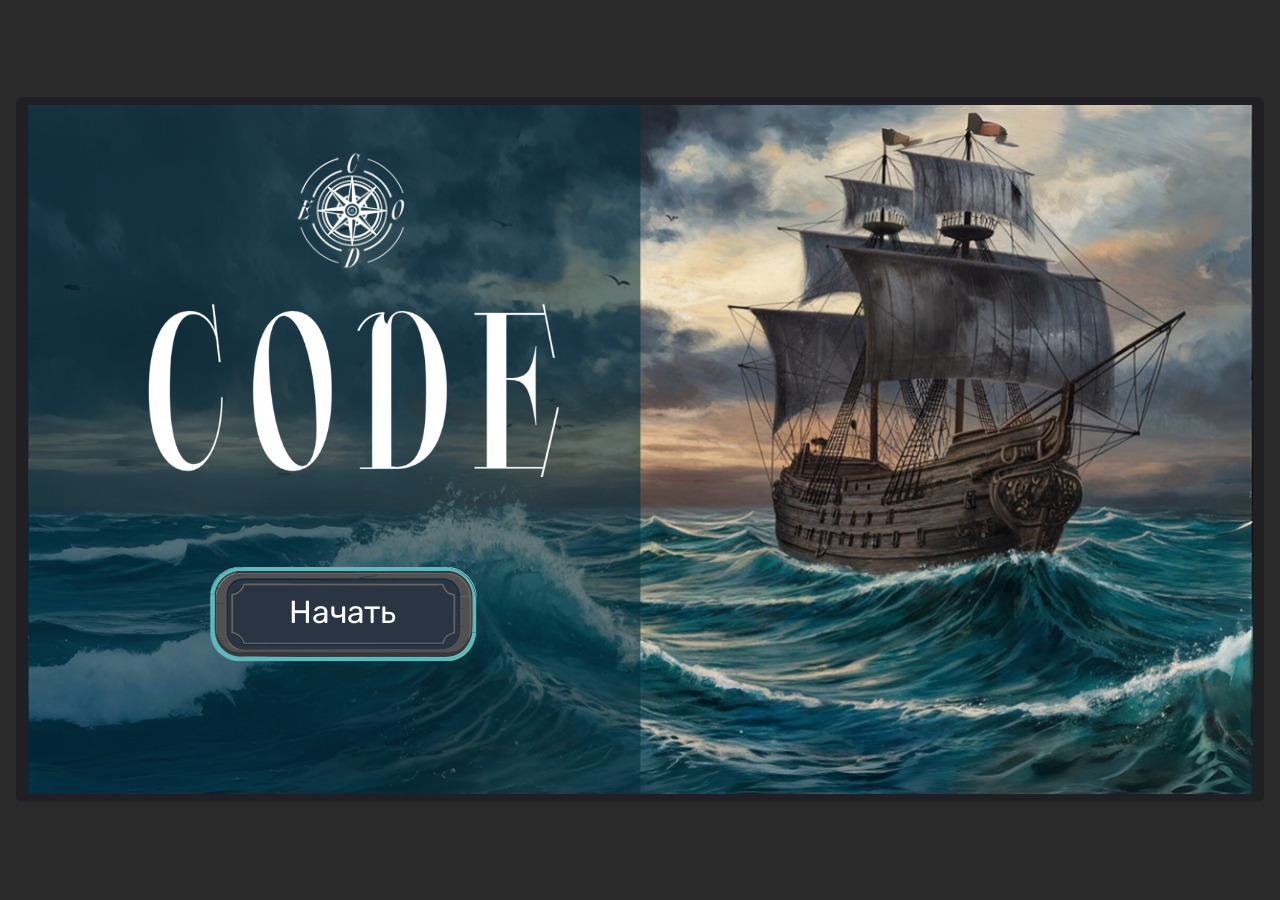
<file: courses/code/index.html>
<!DOCTYPE html>
<!-- Created with iSpring --><!-- 1296 744 --><!--version 11.21.1.3008 --><!--type html --><!--mainFolder ../ -->
<html style=background-color:#2a2a2a;>
<head>
    <meta http-equiv="Content-Type" content="text/html;charset=utf-8"/><meta name="viewport" content="width=device-width,initial-scale=1,minimum-scale=1,maximum-scale=1,user-scalable=no"/><meta name="format-detection" content="telephone=no"/><meta name="apple-mobile-web-app-capable" content="yes"/><meta name="apple-mobile-web-app-status-bar-style" content="black"/><meta http-equiv="X-UA-Compatible" content="IE=edge"/><meta name="msapplication-tap-highlight" content="no"/><title>CODE</title><link rel="apple-touch-icon-precomposed" href="data/apple-touch-icon.png"/><link rel="shortcut icon" type="image/ico" href="data/favicon.ico"/><script src="lms.js"></script><style>body {background-color:#2a2a2a;}#spr0_1593143 {display:none;}</style>
    
    
    <style>
		#playerView {
			position:absolute;
			-webkit-tap-highlight-color:rgba(0,0,0,0);
			-webkit-user-select:none;
			-moz-user-select:none;
			-webkit-touch-callout:none;
			-webkit-user-drag:none;
		}
		#playerView * {
			position:absolute;
		}
		#preloader {
			width: 50px;
			height: 50px;
			position: absolute;
			top: 0;
			left: 0;
			bottom: 0;
			right: 0;
			margin: auto;
			border-radius: 10px;
			background-color: rgba(0, 0, 0, 0.5);
		}

		#preloader::after {
			content: '';
			position: absolute;
			background: url([data-uri]);
			background-size: cover;
			top: 0;
			left: 0;
			bottom: 0;
			right: 0;
			animation: preloader_spin 1s infinite linear;
			-webkit-animation: preloader_spin 1s infinite linear;
		}

		@keyframes preloader_spin { 0% {transform: rotate(0deg);} 100% {transform: rotate(360deg);} }
		@-webkit-keyframes preloader_spin { 0% {-webkit-transform: rotate(0deg);} 100% {-webkit-transform: rotate(360deg);}}
    </style>
</head>
<body>
	<div id="preloader"></div>
	<script src="data/browsersupport.js?4C377DB9"></script>
	<script src="data/player.js?4C377DB9"></script>
    <div id="content"></div>
    <div id="spr0_1593143"></div>
    <script>
		document.addEventListener("DOMContentLoaded", () => (function(startup){
			function start(savedPresentationState)
			{
				var presInfo = "eNrsveuuZcdxJvgqB/VrBth7Td4vmh9GXQE13OjB2DAMSIJBkUWK05TIISm5PQIBXqyLIVpEjw20x9exMRgM0GhMqVRFHhVZRcBPcM4r+En6+77Mta/rXKpYrDqss1Q2z95rr1wrMzIyMiIy4oufXnn9yreu/NSVWG+mG7eW6Ya7ugxX063ltasxL6/HdOP6rRDtTX/tvSuLK+/i5uv/4cZNfHyZn4/+6fj9o0dH944/Onpw/POjw+NPDvrPf3rlW9YVs7jygyvfyg5/X8btL7/59u0/eOvtP3EuOeerwX1v/eTKt5yxaXHlx+zJ6++88+PX37399o//xNrB2cH+iTem/M///uofmH+Hu29f+dZPr/yI//mP/A++vvv2j28vrrx05Vvf0Q9X3noLt72jr7jFO7341ZfeeOe2LuvTe997b9Hu/tE7W3eH0+9+a/tuf8az3928255x91un381hrm9+dbsjSTc3Suw/+Y3tm+PpN/9k8+Zyep/fmerGyXffnujHyXe/unV3PePu72/dnU+/+yc/3rr7jFH+5JXNu4M5/e53t/qdzanUfneLgOUkFsH9V364xe9ce+9ceQ/X3+L1l8brb+zyzOLK22SuK+9pjfz0yqudld4b38snoRPfphTIJpccbl1f3rhx0y1DcDeX165dN8uUr/lr8dqtGy7Y91qPr7zy0rsvffd/eueN11+5bYf/jeN4effqy40/3ujXhzfefPmlN5Zv/uiNP9tu+BoXPmXBH7KHr68e8+4Pfvh93PLWa12chC5NCjr/ymqgeLzR4Pr3/0Sx9A9Hd45/gf//8PjjJjUwUlDKDMZY3RyGHGqGYHMlxOyyu7209r3vLfh60fM73+s0b2R6pTc27X+ht26Sp83Q6/qEAesR7/zgpbdut7bff03jeoVz9pPXzJ/YWL0NHh37/vffRHe/s7Ru8CZnm73z3njnFksfBpdCzsV6iM9s/CJF3ZVycZCfMblFzmZIJZboTMTUWYc+v/v2Sz9659U33/7htdv4L0duFwb/LB7p0mCjL75aa70rvFTi4IOrLhkXIZDT5hOuvgpBvPGA/fZTzX/w0jt/yCe89dLbt3/08p91fsNj/+wt9Ab0AoV+/P0/bN8s95Tb/6kzIT99+93bP3ynkf9roM4Pbr3x+lsrVvnJ1re333z3pXdff/NH4qc3Xv/R7dapV19/gxxMAfPaG2/+abv49u1X37j9crub3zHbr4y/vfPmq+/efOW13vzdH7x9+/YNfuai32SFt972+6xgXRxwzSTvYwgVY8Xwhgx6F7JdKa4sgitDrtXkNtC4sMUOodoUPdasxy2n84GzYfC1xmgxk4l777IarIdYfPDRgGI1nMYH++2nmp/BB9ZvTf2P8J6X3nj9/7j9yv/[base64]/[base64]/[base64]/7XoQyhBCIOakFF0NfBQUAcQqEhgbL8YjsTtQDUo+ihnHmT1JikIEW2yGmM7q8qlvHhf+uE2sfzFrMhmwRUjaVVOIpvqTXqzFsrEyTn4veBn/[base64]/0xo3MI9TqgGik8v1DNkQQLeMPb/5KCAbohssTOlsQaNU8umiAUK5wngrsI5glhcqYUPA5mgK92hT3ON6ZOI5PDJfgSi45ips4viVJv/lr2FrKPuTD2YesOEbqrC1Nt1vSFCiMx0E2H6pdGJg2JWzN1Y+MG6CeYCGCJ2sZuzuMZ3BAAbzHejHQhNoSrhU/VANZg8TiveALU5ngd32U82/qjfmef/rxuG5bu1KEP0RFgZM1wDPbDY6mrrxtrK9V3bTlC61r1uNXqlRZRu1vqYGmrWqCt3SeV9GR9doz43tR411NHdWuu+Eg2vU2duzoYODAmDbRYBpBLNjJEEn4vim7kYbHwyd0eJNC5gnlB7r7/gA4TRFx1ErziB1wKAy+grWh9lfwPthZdJ3c3C0U/qImy69dvO0F+A7JhCyc/Xi0Rmx+W90fa1U6FFjpisMe86CTADjb/V3pPbIHeO0wGa3IMT65WNnus0yttuY4GanrKYPQ/QprJyGY8PRtzTO+zifo5UMA8rCEF65SFYd6IbnOPqRjffWwmjI4HkxyeWYXYBYWr2pc9o4SStvVp+NcZLGWVl1YDXfI/lHz9TGxHemHO8ZWSqBeXOo46u5r5Eduu3bbZVxzmA2Q3K61YtHR+T4UBAG/7e9uLphs2LsboCOdtGqyUiU1Q/jiujO03GaV9TvTD/xzt7r0eU5cu1oaq/Mu7Fvo1tk9PlNfx0tNYwkyM2xQdx+yyhIOkevvTvnFJZrL8yF+4cd6eW339TZZTu/e1f/fZunbDGHErEH4/N7J2kgT29nfp4aKE8L/6CN64/anz/rf/5j+/tq+/Onb7ajxe3T2qve3rwR7LWlg8RZhlvx5rL4G255NZqr+Zqrt26mqdNaN3la684+rXVnn9a6k09rV+fTW4e1EyezZgi1cqy4GvqVuHUy2966Oj8LLzGwAOzyHWwAg0khF2xCBcp3WMD+gJlSLT1gTTHFr0O0lEuh664Q1DzEDKvztO+JHTfOy2B/g6kCBAllBmQxLPoArR3GjU86CaWavXVEttdkv8V7+yfM43HyQl/DEMfIlnf2B/wum/5YjV7ZoJRmlhRrJPlpu+8d3Qdq2/fEZHixQgeu/PuDpQ9cOhS36ODB75vdK9dBVJh7ybYfoqHjiottsfqeYNql1L5jfWEPHIovamlAaddaGkPZjl8y73SD93TP6bK+Gx7jBjKCWiYKarQEKem4jUU34DuMD+pLFq9mS5/wJGzUceysxwbs2RAUT9wO0TDyRjqneAiiPi4xC+gLBHpSq2BhnKCV43MWno0Cb2I/sY2IP5fQiPRMF/jyRpqCfQHtbBqghGGbwEN1J7Twyt2XpOB3K5o68nfpLYslUQ3dOVAM2C8S0SQNEJacV0uaTugDXrB6J0xovpOqP719uF83GjyBX0nZJYScemADh9kmAxQtB/glab5s0OzhO5uEje9BtOY5L2iiN1pMJFs6vcK3QWJvxVf6PMF4S2gRraNkgtpnP3D2XSFDYEiuEUPWodN3TYUrZDhuceSGThwb+cIieYDNkGTDnTm3lhYtM783MluDJ7eJTNC6E1rG1lWrPuErOS/[base64]/E7S986W4NXSihIMmEl6hxEpYaItbeZYMUQubzv21GW0yuxJWAkbm5Oosv7eBJojzXpPs16XstjGm7a8oD2CSiBG7VROjQe83SCO53pG7wZYM/ylESf5JiMlWPDViu3wNXapjF2SwhV7ZxOeTn+W2JdEJO+b8MFD2yu1k/SJrJTnNmYJWN+EFnZgcf76e9R0eK6R3jDhJjYM4jIfmuC3URzhY6dxbF3xXCIj68CUYENdTdq4Y1v/PvY5jUaT2RcVGNzzVaGJYEgCrikbiqbPp8bfUNrbq7gyWkNY4HyT97oDssW0Lq7elka1QW/jmm2Dg+DQG11b4GjZ+BuswzuDaaLDujYTAQuj73K5OL4SS4mEC7azs7Fa1X1/[base64]/gm8LIuedt0O+4r/RXB+gOKik4nLmJ2yus9mHDRUXP4+9Ih8oFPXURtvDbldCDe4UbX1ktXfZzk4fiND++DA5+Gg/F60ERxMVLYxa7Utfese2uS53u4osFgpJ7WN67zW8WiI8NiGpeSXF3rgcJz4LkJ41lVW1Mf1pJkdF1uUUZwfY5TTPHcacHoxcq4r1FQhm252ZQzkScGbLPjoNrj9QMohGW5olybY+jp21euKFD43IGoO9ZTM6ufogF1Svjh+cypk8MPz2FbPZXz0K/VKU4fTTnvzXThFbr6qjGKvzvH8zPjOcKilkxvsaPTMZ7rXRTPkcqbqQYqaGTohdTd4oI7y/3U/OERnJCxFQQ01JqBNEr0mVZYc8mf3nF5xCBrU3WJkRvVQ3UEJ4KzoELA7oOKhWfHCDMlsF+2hQaeMByfMth1UWPNDG8J2Qd6TUsMoYWNMRaJ9iQGzgUdHRrQFjllLrD3LhhoHJzRAwL9TRisaXLPFgqkhN4ZCEyexWl79Ak/4Xoycf/hGCJ953T3eswYg5mgHMPsTRF7Q1pgOcIIYH+zZew540wyNBsY4wkWCWRnqlgCVmEZVCjp+cZkTHFLdZ49j5RuhacFYK6S6dGGlcpo3lQTPdWOAU2yZ9pxEuNiHPcATFFlCBMDuehYyzxmmprW6HqYo2X0Av/Sv0rPry/gRjwHrMKo18JTCLo6Az3CnguZZx7Y9gtdqtj8QzaTc+JAZ1pOGHxwDH7FlsxdFJa7aUFpmE6GUkLpIRvh+akNQe55/HUcNLgcwmx6xhnSB8WAfmP6ZCONJgem4jbsGfrS1hdd3B4CMWdoNY6RlL55i09eNFauboV9Vbl4sWWgU5ZTU8TbDKVpQcX+LHmSwHzZMeprXBT2Ivp+z+Ed3ghN2D6drpvxCycGJ3ylbcyH1EMYvtHe4ZjKrexvGVhqV8syuKthWau/CeX++vVwq/jr0HgmvMN+0jvsz/YO+7O9w/6Jcnl+77tvf/dHR/9y/KuDo4dH9w+O7h7/6ui3R58ff3J07+jw+JfHHx8cPTi6c/Tg4OiLo0fH7+P6g397//89OPqHo0cHx+/jl88Ojj86+vTg+AP8uXf88dFvju7gy9Hdo/tHn+Mjnnrn+IODo8/wvPu46eOFLh0cfYm2n6PNb/jWv8NvHx5/dPwLtPotnnz0V0eP0BwPwM33jn9+dGfBRzxU8Mzh8YcLdvQDtmSnjz9sPfyS2ZJ4x4d8Qu81/3yqp39w/Mmwna3U/L+GnP6/k56c4B++eUUkc23urry37xn/yWsQitLuUgzdN27lISktW4ZxJlDqQwang9tL9ibkhezpNIbv8FvAjoNdgcdIwe25xWEjU8r05+k7LUuDlzPwoOz6xLfv3799wiG+4wHfHdi2D/xkr7fpXm8mN745qoInusaZlIS1tUcxNt29eMpjXHvMco+QetAe+bfUd03kd3YH/[base64]/IzCrcP+Cqd/o+TC6EGneMeJobaBxQjNvcVE7l15yksc4jcZaIZuXKUwtmx2Jdp09hJn0knpczIv8nmRn2iUDLDrYWxUGNkRe9lXXeQtouInm1+e+RL/yWs2nbzIGQyeo6kZumWhi65F5nT9s+3a3oZUM/2Gi5zQCvZrs9DOyGVvCy3VGGpkYBtz2bHIp7WAExbuRuv9xo8VNZ39OcKmz0+VjfnuVHER/wu2VucuWOQ0WSBOanL03vsel649LQ3462ofmZvQ5B6XA1KteVTPH5sBNhs/i/k/P0m+SfM/JlVtzX5KiQAbUGVqakOtdaDXxbid66m44awDA2MHj1brRksf7HB60tR+o1WbpxULD/MVD2ZmKR7t+fxqMw9LAw/jz/Jy+VQs/[base64]/CQE9Ey0Rf8nKJCk0BajIZ+Y4fH4R0WHxPDmm3ku6qJjI9qMcPTxCKVYgZ9M7obmUOLFhCFYGsIKcvUbZOrK4zqx1R4EYiHp5hvsJ5ZgFsYe3tKYPIYiAxt2ECIManbFabrFobIg+eqNyU38APiyNDRDXISJAAWv+WhBpQlsFjvZNTpC36cWk/sLqPhsIAyWJgzgiFhpkJMAXyDBYZLTNkFo/X1khV8hE5gJ2CcOiwEPGJ8GboJFpri3YQn8he8wtRqeJJhEhiVXGarF/tXZmTkClvARmUF8zCEicm4EdRj4lyp7WVgSeYRkEj7DDemBFuSTq59GIqY08Bkd4yPOgV6wzyOGBnlDC3TcQFxXEWICCAvNKwg1mMuQrF0TSgZIvGsRQnW+3zSjx2wPDE8ryUdOQfoRlTkCJN8bSes1+kFWEMv5jxXAmfERtnKtBXTO+Ax8a4ahSRo/98XbuBnpgJk6BYNqCGww4mhptCQTWBqgcUzwK1MfBqve57veeIGcLlbnZeVEMAy5EX2Zv9VUDc02VimHGVPXSBPQJCQupG4LYFHZaQyBpADA3NMCo6BJTVAXVHQPhcJ58nq/PDE91UjIIgW2aaNwGMWmLqOaWOUEZO5AkfieLrNZEmIYkqaStaHEIgKEIF0kMTRQWNdHZzuMRCfA87j6UdiRCqkexZ4E5iCB61UgQOzM2AFgwfaX8iBxMN8ZesQg0/7WpbgzMwcER9A2NWJo2cDri8U4JYHk6QEhVXBWmfKDSRwZQQKpRozKpQNGiqlA3FKVi/E5OMHdQyiNmpK6k4iyskZ7JiUARt08QTmgeQNLVMOFIYuBb2AZ8pUU0Catbdx98IJ1tZTPAF65TFV7TShasOOhDg1K3dJtH4IpYS1WVFNGCzXR2zpmIwKjZSPaSLJdF8Dg8a6/YYlWA/KFPbt4j1dxOU0XWyv+VTrp44b9hhkqeOR3yRhnlzbvv21WFt5igXywGP74sbjTbczeEb7YivCJllqaX70wtVAGZ/y2eYWF0+mrtpzfKmE1wGvJAJG2c90nkpT3W4/1fxJmeD3drhgbZykF5VY733vCQYEU8HLHpoa0PPm89H+yhtoBJfo3HeafycWO8PrGSzoob218AZolkNi8I9LHWyhZJjVhLHJI0BDygO0fALvmn3IkQmR79Pg0N4Uh106KqXFD1CC7AqH5FSRv9d8r/UGAz/GiBg4pBiOshoRlYnACKSLhjZTptxihMGgO6djuVgjnB2oTFBgC82rUAboS46hfiO0Bt3E/bzkDFcJURYsgYya2OIFZitPwNTsOUx2mu61nM8x5svfjNPUcy4xT3vKxVCELKY1BsOmZtgh2V80cBo3dc7ydIJ6ThEn5wjxOVmgnBXv8/X42M9JkULFCl1BZ0aqNMgy676aLvTq84788+m6veGuXV9mczUvwy1bl9euhrIM1697n27duHrj6s2JyL8wGfkXzo78C2dH/oUnQ/H+ayhdv4PCdqgQwL/Ht4fHn1DdegQl66PjDw/Wd/Djp7j+8PgDqGDQ56CiHUL/ovp4//gvRoWsqWq48kvqe3wY1bAvqblRozs4/kvqaNL0mt7I2592UN738wsalNcGdomC8jjg8wXlPR5pnntQXmfROShv1nPnoLwXMihva4XPQXnzIp+D8l68oLypRT4H5V2qoLxdTW4OyrtMQXlbsz8H5c1BeXNQ3hyUNwflzUF5c1DeHJQ3B+U93aC8bVV7Dsq7oEF5r32NQXk7LHC5g/LWp3NnROe9gFS7SNF5r31t0XnP70j2uz82xlw7OCNsboux5rC5b1TY3I7jag6bmx358+U5bO4Jw+Z2pckcNjeHze2EzcHKvQnjf5mupbQM+fr1Zb3pry5hb1zzN0tw127dmgibi5Nhc/HssLl4dthcfBphc///mJ/w665KUUm7i2s9mUJJE/8Mtex93PMzaGAfKVHhDrQ1pSwcf6w7/kba2vEvWg6D9LeByRZ3mD4BPe/e0Z3f43cqdMzGWDD54X5LoviS2iG+fMZn4of+kC+oCT6SuveZ3nfINIwD5XLcww9f9IwM6X+/Ozj+JTr8azzsAZ95T3kYSsmQFtlSLD5E04dNlxy++/[base64]/l4MFxPKx+KUfrxQwe3PGezcGD82nCfHkOHnzC4MFdaTIHD87Bg9vBg1evYde/dS0uTbrlaOH55bXqry6vlRv2ur3lgzF5IngwTQYPprODB9PZwYPpaQQPdvjlO0dfND3qkHrVCMAs4OKDo79tGhp+/4A6HBQ7ZmsctsSQjs286GoYNDQqmCv85V8SJHnM6niEh/097lcKCJS8hrHcUJsf8DlU6fiY+0d3pZl+yCQR9gLK6/gq3np4/DN9ZeqJlFgomU8ZxC+E2y+9kMGAfWCXJxhQAz5XMOBjkuZ5BwOOLDoHA86K8xwM+CIGA26v8DkYcF7kczDgCxcMOLnI52DAyxQMuKfJzcGAlygYcHv252DAORhwDgacgwHnYMA5GHAOBpyDAedgwKcaDLijas/BgJcvGHCXBeZgwPMEA76IVLscwYDnOOPtMXxP86S3P/LrO+89OCO6b5thnyy6r2JPow1kR/H/2NF9oQxnnnftN1u1+srxfH0EMEc7I1/IeL5dB9gczzcfCMyX53i+J4vn25MmczzfHM+3Hc8XsIvCwq5Ln6+WZUj15hI87ZYuXzX16tXrN2OZqqGbJ+P58tnxfPnseL78NOL5/mGliR19iY8fEL8ZCtz9g397/68OutIFzY963oIZGA+b8vazrhCula8vW7oHlTPc+EB63Z2euHHY1ElqbnfwZqqB9/FLixb8e9yxzv+4yy50jVHpGg3nmcreB1Lt7hx9ysZ4h7I97jZ18TOlmNw5/gWuqufMI9GAmJuy3cHjj9SjptkyA4SZLLhwf0wRgeL7tIMDq3/[base64]/ZIezOWNeMtcL/56yWEqwrBMRhiWsyMMy9kRhuVpRBj+nRCdD6kbUlH87fFHwnteZZc8gvZ1qAvCYj4QtPOH0iMPj3+9o1LuAffZydi8l9690sOtUtX/SjFS30+O1XvrbWu0Ul95KfRQPV/z4KDGVN8N9oWtdQD3mehKTCFEv4CmM8AqsT4G+ZvrwsY8mMAzTQuz1tW8G69XLZ5q8IweSgVbBLo/Pbu+1hSLa6fLm2tyv8l+C/JTjzoMNe4M5RsZdWh3Qut2pmg3ss4Y4lDzfyGHmkO0+6F2Q60tEBEfJmIRRcSz32VPCm9kh7ej+N7xPYixRS2CM8SP0XmbHKy+9e3neVh4ig97c/NZZtgJoeT9U1GJq/Hsv/zN7dvP87DwFB/Wx8ORtOZnz6Z9KpwzRlsuVhGg2+tv920vYHDs5oBPD46dJs2FD47tkrQpK5m2cJ0P1edD9flQfT5Unw/V50P1+VB9PlR/[base64]/ZHw0WJ3SaBGuHTomKKTNDou0O6sBQhGnp82Ly0l5DF/0AY9zTEs/qwjLWAZZRjN5ggaKLp8cd7LV3yWCYpa6E12wezZfny/Pl+fKL4eSI2MKxgweYuZmZ2GHhYOEkGLpQNqR1YFuAfkdv+obpV92QCrYh0/xm9dx7OHaXwZQCBSD5kOlFeCZ7et3f06PFDr51VGwTNkttgtC7PLbCszRzl3jmvLQpDWcEc/db13c+fW8FtvmByojxDMLUeDLjiSymKaZKNJ2FC9BRYLpGg6kzctK7SK0FN5hKNaU+C2/F4/[base64]/JMybu8e/0pZsyySccgM3B3/MkGbv2SKLF3WrPBx/EFLhz3+S13/GZNh/8+jR0efqbbGp2inNGCl9jIb9v9Rzu7D45+j+aHyZv9Gvm0WCzkc0Ja+70cHKuPBnN5PDlrNjkOlFT9CDz4++kwe8zs9vZiVRdpDcdMvcOluc4S3nn2BpzC9+OcqPqISIBzaAS7cV+Iwvnxrf5BM/G1u9nVi76HqjnzOPt9lC2YHt2Tfu+zG53ggL74/XkKTh8e/YudbZRKmD7faJCo6cvSPKnByh+9eHBx/xDxkPvmP/+jb3/728o+//ccHeggf+bOpWVCvHh39Rs9mr45/qSl7xJRpHgwoZRnPxShx+aEoouRlJj0/IN0+wwMftSIoOmK4L/I+bDxwOB4/dDLc1XM/2PhZudWiJtr9+ug3pFD7UdnZeiToPTDb5399853b//b+//XOwe+//sPbB//ux6+/fHtMrB757ndjcZcvlFUt4mq+fndw/OdMs0YHRLvVvVsZ5f8fvn/IKjIqDXPI+jIWG9AJL188xTf/Bpc/B0XEmJoP0Pk/M8H971p1G7HPIx7o/N9o+pHu+4JzzQ4etCI6xx+JJR4qN13L5w6r5rTFIT5WF+4xv57rrHH8anFx3L9TZZu7KrXzSPdxqvGh8QKr4PzF8cdkjXtinQe45XAso8OB/0qVeu4ffcY7MJSWXb9+Cbn/QXs8uQod/m/iDb3qLhmcC08v/Kwxdhu38v1/g8X2GSiF5Xn86+O/ILMciFrtcGtcnKvaP6oG9IhdbFy7MUJNQxsfe/o5+9bW2D1RrNUA+otVx9vqZwEiSRhQvayovpqTBkfwi0buVpjonghwp72/X2rMsGhcoGO43ptxpraX3X3O6Ae9b4er2keizV2uotVhHmlFIdN+UXEizIQACQQocA7k+SfIboOyY+WGws790ouFRL89sEuARL854DOSbZ6INM872WZk0aZ9LkMcXABl8UafArhisSxm8DDlU3XJpXZS7BnbWuLK1K6+DlHhzNkHf5YzNRU/[base64]/fsDbQ2UUXdEH2CsYcMiVaSr4EGvGExX5nsD3jO9GD9lTE3P7EDHvhh1kOL/z+sAjb7p8LSzh8QrUdN2D0Y83c+gRVPFsHpnPYMbmpV1hDLqGlWLVIJhmwr5Xm21og7Ckf/[base64]/FaY1MBOGNC6xzbhzKbZ3+5RHGpuRomEkdhl/8uPNtU0RyLI5M+pfnOzo6oNmJjcaMx2o99iKYUzCYLiZQ5guaq455HFMarN65QaPMrti5wOzZPqHNN4cxnvK+KHusVDcYrORBCsyMdrVhLE/dRQFTilbPikdjMlz/YdYxsadEWOOkz0G/+XU+9eEhbpeN38Sj+bxHrPzoQ1m44HJ2bQpqpiTyKQ4fjDWUKxlTKNWYFuk6nEd+bhuyoo1kUZmUP/KZkfxodi0+ZO6HneurMbQZkZPNpuiJlFChLaukt6FW5hKh56i70xkraGExkDe+zTSOGzSeEMgjOzLD33GmxxmipMpYyf81k8bvN4Eu6647QeCB/oMG9PmCmqikdCAilCbQMburEyeMgqLFOI4Q3FT6m7K4Q3+zTs9bfJpNRqJhjoKlLR5hTmLbVhrwbliQRAsb1IbCzBTJvBoheMrhYcCjYVyFC0oYexqx1gtd78pqfTOlXzLkxKvKr9VH5jouS0eR4myxRety+igG6ncNktq5Uz4BCv4JpJT30ZB/9UcbQm47S7n8eVh88qKeTZuxiB873KumyNeS8xR6ktGha0uY8lJBkiFqJs7NWit1UdhaOrWxsUul7E7bqfvq7leEW5jAuxZ90AU502WU5cbWzbObbta00SUIFizZ1qn/[base64]/UBW2je0irwzuLjqIz5zQ/[base64]/1jHwbb3eaLJn1cXrizV6bsclXQ2kkq0QCkVgDjtPyA+8YGZqMyPWUf/hfkyr8YKn7tJ+cNm5YKKFdMTQQV/eAJ9peAsltKte8ZTFsLlaMxhEohp4DaEPtFaHIB6APrqHO0fbpH5zw2kyh6oTlEqlRY61Sf6SiQ57lLkHBqocUZ5tHoQjUjOwuLVC+CspDbA1ZC4rSL0imhEjUPA3KldL8GRA5QViJwZXVA/[base64]/WVUkr2IpW+ioMMXI6qZ1SpkBznml6lJ1MQ6kNkM9Sn3YVrIAPRRl9fIhvxhCxOR3b4mmQ4+iaS5ZbayEQpbY9kZ3el+yzIcSgY4qTXUCkg5/oqBGmYCBx0OtAPL5KbWpRaQhDZlaq/gJxkXZZaZPhf5FgnFXiH7svNAI+At2kMwomm9UzuRG7ZAjGU8lBpEwiBGhlpAennBNKvY1KB7ctItQlWliw7bDbYUiY+Gw6kGDUooNxICWIBNKoicOJW5IJhawAFoTiJN6AKstQLQHzkaT0q+kDr0C7h+KVtBXCKjSOa9IxA437OT5BWQAdEu0JrV/sp8Ss0wVBKWbuCFibBRp0EYqndDEBU4LI1eAGbKKZoJhEvSNoJ1UqTguUNHIOloIoh+0V+1vioheOJnpqyHVjT4nwJ8WdoJEptw5WGaOCWdWCJcPzvVipXAol2Sz8QeL8YVpJTEec2mTpzykShI4qa6GPjllv0H+5k4PFErVl6IspJ1ahMVFqa1tTRBcFm6p/[base64]/ybiZyh8QK3+W0wXFxalNxZGDIAsrKzL1E4J0STpwwLRdQ2zTuo+rXtvHc0GstGJaiBeLLa+MJhg5/[base64]/[base64]/xFaKTUUqARGgKhG2a9SyBUDER0Ig44AZDI6hSIzZqDhVd0Peo9loi/DfXYV81xlvMUP0QB0loi12pngTUndwmlSqXEoNIWpBRi6zF0yONKluvVZAhMiXFo90JahiRJbXYjtwxOPKjVFjPZSxDIzuo8iRqlTV4EA29IxwtYHoUbDG7gyzG3VZ4nIjc33Z3A3rmJ0UoIZ7INDMzG/1E+H5oWqXEHVodra95LLcYAbNS+jDfJaDFcWSvnCOUfXQ62eXigp0lJ5zEZ3aBg2qZ/0MaXR40Q203QY9HI8c7N0qtC3bQpjakfKpfQCjMrpiELLYkuACFVgowDhDDI3Exp7gJlYO8pN4Tl+QxM6VfOh1l2MkLdxcgca6Uhe4HIb0QWWe/r08gl2xr8xc4rW5fwfErZZSei3dV9t0+qg6c3AFIkV23xMQ7UkLCTQmV1MHWi80MlDDvtFSHDQaYRf4xGQ6Lxlc/K47UDqy3kXBoY52IJMTR44rGNgIWnp/[base64]/EhwPNgTEwg1EoSlmXZuboQmP9COykRlF5jOs+FOO8GdWKSWB0ssDiIohEAVoBhoPyuMyZiHWMesNih6AxQNHk0mU89MRYIGMoxAj8yhAx15mkzl05xZtnen8VTbGXJkvvxNurwJovvcsstPE4VPLBBkv3PbuHC78kQaJi3/[base64]/eu7Tdc2jJg3bgVF6KhtwNrkBGxWunjp7JlHEyKLnToPvKlWvNwrDI/[base64]/bWbM+VSnGRvnkmLj7PhQv6E4OQcnegTtlEsQ6zoz+LUoqLiyBmIe6FNilLWc8Ito08BkmpXkgnJUoEwaBjpHt+vPmfAJ4naGFIYR9o4wzXVg+M5KTz69BMJu+/3mmz7BrzSmNG5LFw7jdcIpaLGbD5DJ62KGvRxa7vDGeVUjbFWWa+/CUy4DuOG5m6jjd0Y5MWtHVKW5COAMu3oi8mbmIUEMDMGMPKX/ikUAz9Kb87Na4hOe1bnU57zK51KfL06pT3/KIp9rfV6KWp/euUlVzg0pYRRyfmtTg46KodQ+Mjehyj0uB6TV0eQTMMBm42cx/+cnyTdp/rHNT07/XK1h3g7ny3O1hset1jDl1pmrNczVGvaqNVz112oNN24s043raRlu+bSsN66m5Y3MxPlb5Ro0iYlqDVglU+UacPnMeg1j09MKNvCeJ6vYQL8140kfjcGUf67Q2jtyydNDerjh3l1MBHu2mAYGvD5sruov5Tu/q5jWMUaXzmT+53OF5dKv/rvjX/K/zZN9rwWv8utDOqbbS+ig//zo/rfog77PfrEjxx8eqJixXLlscFee4l8t+HgGpX7awnQ3Azy7+3c3RlZO4ObMn3C9/+3uQH/b4mWPHpIwPTK113JQwOvxJ/jhYTvC6KGoY9gpiEzv90afWKG5x8n+tjm3V0cBD8fb73YX9tF9VXO+f/QFx3hHIaxfNOf3PZHmfQ5a3vNPGApNNz/PCj7dIqSCoA/[base64]/sV46POl3s+jncax41gftVD04490Rzu9+M1qCL9WRDxPsX7eifZxC/zGcHXoc38yGJ0P7KHoxz/DCP5aB3NtBIq3v0fi71UK12nU3mnWyKw8A/y5DvooRz5skmF1XMYl1cLDP+pzSv7o51Gfqi8f6dkPDjotPmdn2sHifQ2hBduPR2WHE/LpoY77frXFJv/6X5vYaCTvkzjx2H/9nEvg7aO/6bOpU7ONwTYJd6AFdUcL+edjnH2j2n2ekvXZu9NrsvfF0iPdPxPraJEs2qC/AAOA8Afr0bDjPAi9q1PET1YsonOsw11ub9Nw2A8CP+wMvSrGsnuI12/aZOHz1Im4/WarE2EHlio4uzTE9/OrL2ZpiDawS1QaggM+X2mIxyPNcy8N0Vl0Lg0xl4aY4T9n+M8Z/nOG/5zhP2f4zxn+c4b/nOE/Z/jPGf5zhv+c4T/n0hCzbTjbhrNtONuGs20424azbTjbhrNtONuGs20424azbXhZSkOcA87ymxBW15O0n31w3VaO+Bxndwr+ZNkPTEh+gNmdYNZg/XNJEHeHCmmATdAgaBbQtQeYKWGzNogZsCdC14O4ZL7nGaHJuQyMKrFV8RaQkMsaB08wmTCVrr4XnbzXfr/5ZrL5UxvThUo2rxOzhz4bwzIPDRpoEeog9JSeekeMXzdQnPck1ECcK6I8ryM6Tpu3YonKl0boyqUjwhQk6QpB5dRZ22k91fjrDyehq1DlBAiq7SH36clIxMPG3pgbgLmlutZK1MAorEK0pqMJ2zyBuPsPoVWhcUb4yw6/+YavH0xs0PutnoEKLMByLZVI5kTOSYFQ/[base64]/FhEQBjynm4h0IQQ5tDn1d4J+D5U1jxxJRNFn1ObaVWBNDGpog6z8Kg8qdII3keNVDVaOEKWdsDM6Tn02pCUhKjn+LgyVF2ACPAsWJGrfH8cB9VAFwjSS3tMOiIEMQtXEHc/MnJMVZYwp7Gwn6A48e0KZriywAkLHrFyBtVO2Id4qmVFlCzbLbEEhWepmKI8H8f6EZF+BZWyAT35fEu6ulJoj+Avy/6wnw7vhFSjO0orWsUFSuRoQ8WKCCp0ESB1WG6j0ABOrFvBmh9EQi+E6E0CXksq7YPfMVQ6xInVRx05gUSsSpQNFO/EYjBJhV3weyi8zuI8rFviAoWqSkBQ+UePmJu5cCrjkRaeIFV4v+MeBtuO9TYCes2yH7SsGWlHz2gB01bX6vWAMJ4MnVqhq8pCVULu9zRJIdQz/[base64]/5ECFi813DNYo8UVOVZCk+6Ya/[base64]/epaJzX6q8xSZsQVh1XHPcMSA8IZxIfm0fSosdHlS0riXyGK+yfIXBnJsVZBUJCx9F9QSEF+rLAE6uIYOewpraSEFGMyrODLI8rOE97kOWEcA8BQ3YqsrgU1lkKTXXwrdYWj6/oqMJu2oRUXqj0XZSDH3cbLk+wPx13VcIQk4QRJApXOqc73ajcpcQzVm34rUReaf4qQ9c+3kA/Gl2dhZ4CKz8Yxsp4+UqHxcLTZwxKsOqIqmNxsxZjOS5/CW3fW/[base64]/lR3hYMpYOopz7ukyx96RSAlH8H96xETjyEFCIVp1jYKfalXO4iT0iboDq3yVViOLr1DRtvFmcWNkmTuwYuaJGA+tIaPwECtu5sNKVU2gIv9vkDDTdJfavO+sZdOnhbWLWMSE+pLERs5GX6G1ifhFB+f6C56gGsOjyUpYDdyHhcsChTzqYmlBRzBM6/WX2CTjxu4oxfndUt8LkkaOeBxoT7WGGz5L0FCC0z2o0mLM2u/tJIfBPOA0E3L+3pxC/jgp5Jgr4rNGaPv0BHiqOQM2I89l20rdgB3qgM25svqE6hUsQOqBavGIhv0skK1/8HiIFBNpJJklexxtD8M1XYiSbAeseexxrgHwLKB1Dp4HcgyHEaZ3yQM2BU/sZIFblzOsfktAF+5bY8WEZfBEZ05Yob5h851q9++1n2o+I1TMl7+p4P5PnsS8WWHpK6QynyYOH0NEBEKBE2V+FBG0kIuchd+AY5FvYir31lnF15zVPda1mnO759zurzW3e/qwycXznDZBIxtgO9g1ivnewUw7R9gAFHzswyaYnQNLncI+p8vU28c7bNpvfuph0xMO6WIBG6f9yZuBjWcFdQY2fnGAjfP+Ep+BjedVPgMbv3jAxlOLfAY2vlTAxruq3AxsfEmAjcvU9M/AxvN2OF+egY2fENh4V5rMwMYzsPE2sPG1cB00zleXKblbSwz+1hKK1A18tfG6v3HVQt2eAja208DG9hzAxvYcwMb2yYCN944a/nn4D8ON4ebiwBnnD4Qs+4/4/WGro0dPdysMSHe4UjTo5ZbP+oFOCH7XfO0tLeKBas59fPzh8Uc8Dpr2TLf6dvKAb/vymcCAxh/whOKwo+Ru5U5MJFi0w5DuMr/bjkz67c1F/p91vEXf/8Pd908dszQ//F63+2t4PPHZ2lU+kqbno6zPv1ak4X8XO+7zdTtSrVVu1LfRga7UjV5v8L4c9XrcQ3rRde5y1RzIRf8v3bP+xcHGY1rdw70RtGybX475Ih+1geoQAL1UOsxvxiH0VAwlYqjS4SM+8PPjX+u2u+0m5eiMRQVF3g/blCht5FBVHuXm13nKYavF2M4/[base64]/WGKEC+BGLeeChBkI5EgoG1jzcT7SgR2QTCJyxcki5KTJxCPEJaWESQwQYbae0zP0fWOqxaT2mWrUD/IMyqMBJhOQYrCKoodB+DTZQYPEV4c/hDXBX8oaW53bmolxQC8sCqtjmvOwWyUCY76SZefxMMXXaeC5mdrlh3bXBuo3NQB6TQwVahZaHOYTlh9NKRuHUI2qp1UkBhVQhFjtKJg4VSsJADAMvZ0RokNFLCbfw79oOgdeiHN65QuI5/eT241l+obn18Qc/V1sI144WREwv7wYAJCmfsL4RuYv9k+m71L6/62SYj9v7VPlmxTyJx6Ljh9f5g7/eECCHMT/8Lo9mFTk8YomznaZTyedQqqVKy35hkkGHsn4RYKhSglllddYeOYd0/RxAgO9U/Imn296Z1/xiBWomnh16A+VZ/t+gZ1v0U34ROx9znOW/OsxWGk/qX9+aZ7Z1f8826fzULFqjPX6OXI7aTcAA9FQx+11/CJhFHqvXbl7Ked/FL7PwoOKVkjdua50bHzf6Ftlhc715u5Ktms3uFsGqrbjHDjghjCdsRFAKIXUulEiZfpolIVKdI8kFyR5DdK6mvrpcPHUEy8cEUTa0MgkIdyegJ3SdsUp9pna6612bX0Qixa1Exdm+cTepcVBQraEywKYP9KRK/rNDVJCxNCBGtDp8MqYkPBFYj/pfpwHitW645Y/[base64]/BkKtXVJPFJwsAh4wJdT56uqErM2QWehmmWsKGJs0h0aEahUkIdxGZdaakQN09uWhIawwMDEE8weEHmOh4cQEQY+quw/hgOR+hSglY3xiCoJfvnN/deL2Ra2rpJigemnK9ROD3hFQMRUDEbsJMK10WkLw3sDWkbF8RXVdZnFkwyukN/D+EaoWLgeTSZqLhiNGDHIJ2E1izWEcHghCVrBTSeIsmt4D2BYGKR567CuAZEByWeY+NybdQXoC/+Yhkw3wyy2xMYlulloVKRXhDcrxL72AkjllonASMXBGfMfD2EHWU72bZCuLXukd0yLLtIAFeiJVOm29BUF8xm7fdJ5lOjpHhxhBGEOICeWbgciQnLWWAAothT4bXaC4zGQ/g+oqZWGh4dCRDcR1hXvK9o2dOusCH06dGytHJfCOiY4sOo3w3Wz/f7CHBribor1EwIMvbXcTlk6AM2CNTSRKUmYvKwXPSXkL2gDoGOeHzB94nbMA5ZefydfBtiF4vCfldqP5ZsAbmIOJ2JnwtzE6Y/EX8dpQVhwbGi+RpXueoh2h3JJi6xBPwrXBU68QGXgHOZPgiuIEKIF54u0SHb+U+RNDAYThD0JJkfPJQktT3NN+LDUkoS3dEa3wEXBSZaaMdC+htqBMT4LLZ0tnHEl62CcY1SgCrhZ7UT4ofYsRarYAcL1w7Vi+gEhUoPvRMtG/[base64]/UYaow8/QnRdmIAQuscQFJEG5AN4jfDCVj8aNA40ubFzUDiHCzg//Qc+IITYsBA29J8/G4WHNhMcjW4wiSptXCiPTE6mrx0h5J8+VDQNVg1XmBRWvIacVrOYJWJNkRXBcJv4z9IRCEHqwHZRQQwAGSOvK7W85fW2vacyDcKehhHS0gjDw+Hzs+am82dq6Mo4SS5ByDVsDJg+bR7m4vImFOBATP+aWk78oZeC+X6ACYp+DLrYoAexEU6vUNiPYpAhGBfWHIL40Tc/Nm1CEB5VECDQIGcnwbHjTniA5s1ljbPmAeYTdp9PbLigJw7UtOt0AGxx80jA+wiRvYnVDY+eTiDWcPLRD8Bz0I+jZLCTC0gmG7Dpxab9ltAO9tczngCpAs35pB6hLsHfQXViVWVm+J7On2tfQs0Hw1RHDPxWbLkZK/GmCs9IRnGLbqaAwFDdAa2eRAWVFQ38jsJon7nerE0MVaoCUjYR+qFzd5wdU8LYQ1DLBgGj7zDPiTjclOfPgN3Y3+YQx400kKhlcUhI7acdS40nXcOJubognR+eYVe0IemhxN8udYAtKdCTABF7uX5potywQn9B+Lbgqa2WAR81AL7whYD/reJwuLw3FIyH6O7hda3yBGRE2zRAIDD3m1YER4wCuZDWBr4MROfkmNT2Ui/bZ8OFEwhss18Hz7H3EXaZhNjA4jmdQgbDXsEnqQGQzzxCSdqgAZU8mAWa17uarTZxlQGOhNef78Q4ZKmPfxi7hbKszdXqG/[base64]/mu5PO8eHQr3+G+aR5bVMI9/vRir1bVai4dHnx5/xGJ2Ks949NnxR6xyePT5/3B0538cDo7+RfUWWanu4wNVmWNJu09a0b/fqqjgZ63GX3PG3z3QLXdGVz9ffPwxnvNPdCEfdNe0nrJZW2/X4yyX7W9Yc/F9uZM/UJc/RT8+PFCtwd8dtAp56MEvW0XCXoXw+C9UsfDBwb+9/1fESGZxzs/PAaz70rtXOlBqqvofrPtcGQh8CsouFoKkS40vvVgou9sDuwQou5sDPh1l98lI89xRdjuLzo7xWQWfHeMvmGM87K/w2S8+L/LZL/7i+MVtOnmRz37xS+EXtylOanKzX/xy+MUnZj+lXcCTWgdmATGvYut6Km44ywlu7MC89w3AEx/scIb7e6/Rqs1Xgzsxi/EfzFc8mGm8zHvm86uF2CXmqLELc8Y/n4otzPY1hL5gcrNn8gkzKpmwe2b76AiqpeD/mBzRqIjU5ZnZ2fO7T2/[base64]/XUiBW7vz2U2Tl7iu6O8iW0OgWyEIMFMd/[base64]/AOIHeERkZYkfFl6CZh+aYmCE8UFpHFQKoxxDJIYFRyma1e7A9ZnRe5whYggJdAAwiOEVJipDWpKVQJvozoGCCV0sn3GI76iRVkYGG6PuG9iDzQ8/MNYSKYbLIgBEskOBcT6rmArKBviJcG8jqiHJH1ssPUW7omGI8Zk/epQTTs80lkkpnn8gzEheOSJjAlhuEI3KT3QGI1wnoBLoM19GLOcxWqcqNsJaiF6R3wmHhHqFdCaAhdcE+4EfGSc2WJ/+hJBnY4qcYR1ltYZGGAUAhDeSzjdaXJQ+y35d6AlkoIkagjXPZxX65iJEGTjWXKUUq8ZKEPQJCQupGAa0zHJ4KhgMcCsVtMBwpi3rwV4JATOAfRqtJp76sktuR29lYbgccsEPYC05Z6Aj9j8IlOXInTgBdyGni+lSkEIAkJY8KQ18KU/CBMHQInBL/PQHwOOA9imHA0nGvBt4gpcH+mChwi5WvGvt3/RoGWJm5QkGLGCCAAGwQFJ5rXLD4wBA7cW/[base64]/[base64]/Bhv+wV1VeaGP6SqeA9K4Of4XVrf5+gKH9nfwfTvR+v8eOqRX6CT/0CFtqWsq5PURYVl8JftyXeVs08N8lPqqGzR1FKYQYQCOP5gP11+sWr9kLnx+tgV2Q8aJMI9acO/Ze/wxL+hYnr0YBjOEaX4wzdblKI7T1TiK99/9cWMSmwDu0RRiRzw+aISH480zz0qsbNoR0yBWNqunZArBuoJkrJ1OZ2jfIMtdecIdOndmeUb9lutGz2t80z+y8TgJuYuAxRgjhlhqS5UaUzFQQg+d9aZYIBBQKDvYlh2wKjuotHhhyd4XfYLAp17nZ8U4uCdflDKUmG1CjhX7mSGVxUVisywftCak+AE/57TKSeDqyONQPBcnZnweEnYv0SkjvK9Q/c77fBVBIo68/INfDgaVXOxkV5/YY0nw9NUldFCRxMPiR0B06zqCginv0FUx/GEbPpEFI2DSv2YyGCVhc3FQjYJiTmzZouphpiK/[base64]/OjYtmEKMyrpUuKJmo5aClaRUhCgtgOZYhKTyujpG1kTzPb5xRbzyLAMCkcKwoEkIrLhQY7CVO8dEJZjuxkKQj2j6PwPA3CwcaUjyMNQYaSzhrVMWB1TENq5aEAAawKsfA2AEeq7CMGPrErAA8O7CwKeaZ7KA+qcoHNVhVQ6HIZN+spQtFCO2OyPPgYR6eqRYGKV/[base64]/8Lw9qFDoDekf/m0mtTwqgKyKSoJES8IcYiF2KG8hYhOUcmfwTkqEkKFR0fmggw3xDN0/WDXc6WnaCVnFMrQTv54NGpZS2RHbDRZQvAw2wSczSo/SkVCMOYgRSuiYFnNSztI5uljdI4CEyPPxO1zKljDKBAsrFaYB4Prx7F771TkDTYaVpjEEsk2t+I7LLwQs6D6BTKeVP8KzNwQ4LHyRIfC42kwhuPk8W9gn2wy9oSQDMpiwrlrJyMMO7ggtJoC4MzUlqppBWG8aiRwinyrQeBNf0crkGMUuYFNzE7G5fjMQWCqCw/+WZaTp6es3qFSLFycq71OdWVUuwJ08wT1ZzyyF/+rcBiFcoz7wR+gcVR5I6jWTg93RWV4oGbre6ag6B3yvTxHENdBvnlyGRYQS+Kw1okE19RWxnCNajVFXkXTMO9a1axxofpqVsXG9KLkqhZ+Js6rQj34QMG3O5WTIAi8uDCXM89/wRlDYHTOiPJe7JAiwZ+5hQu8FOwP24IgkV1zhj5QBuglazzJC4cEH/bV0zlpZvYwz0kzL0zSTNxf4XPSzLzI56SZFy9pZmqRz0kzlyppZleTm5NmLkPSzDqSc3v+50jOSxjJucMClzySsx/lnhHH+QLS7HLEcc6n81/H6fxpQaFbS+XJgkJrGsiiK4z1x48KDWU40/mz32zV6itHgfYRrIDn3cWMAt3RBuco0Nk6ni/PUaBPGAW6K03mKNA5CnQ7CvRGrMaGq2YZrt1Ky3Ar52W96W4uwdQxX795I92MV6eiQMN0FGg4RxRoOEcUaHiyKNC/3VcAH6r40UdSOVs+zx3m+Pym6YRjCSRqnK2kD2sA/QbqVlMYmwLa9LteRejw4KRf9kv6HBz9t6bR8Wm/ZVkiKatQSKH+UbG9z3pPn/LPB+oS1dCH+Hwo1fauKjL1Hj9QXafP+WVx0D7hAQ/ad/VKbb5odYhaxan280HTOFsSEwNk/5GZRU2/vXf8M/33E+q+q3JQX6Axs5HurktCfcDCWO8rkarXZtqiAhVUJmCtSze1/CxpwvfaiEWaB7Lu7qh61KestrRQApf6erg4aGNoA/pSSnSrhPXJ8a97TSe878GoGbeiVWN9q9PKT23PzeFwIEL87X62FvvPCVkr77t1rlopraa+//nRfU3GXVFfeWDs//FHB43d+Eb88HAsDtUMiAMR+ENRpo1WJcGY2qZf3u/pbV/SMGn8xbv+KBnRRQYHmmKItJKaqYBvvRzWIYnSenmo8lXswf1uvPzu4PjPZUU8aLzISwu1O/6k37CqX/Xdt3fYaqt02fFHJxBx962crPebpcR6aqKVJnNVJ+uuqm6RJ+4eqFtfkGUbu9/XkE9Yke3zmlsmuLmTZL34Ptc0HbYltbNgxeaHqv91qAXzK9b8WnWQXxZjzbEPxMxkRdb5+qV+/bIvXy2BrwvaleWmubtnF/yLFUW9M7JLEEa9NeLT46ifkDjPO5B65NIeSJ3r4LaimGNkILVNO4HUIeWzA6lj2XnY0nl/ZiD1Xqt1o68WSA2GcQptOvWvYp6TQoPlr+Z3Z1xlNC+YJhJvQ1F9+MNYPgZB1aJffXa1/y2MO6w+tT/E7NErSkzJ8JsthbgZ7T2+qIWF0cJ7V39P6p+LaB42+se/ZqJ//MOrDE9r/Uyrfk72b/VH/WP8bXTu5A5u/E259L95ooPOxOh7B0v/m6d7eAIl40l901+70cfT+hpO6KPpkxz3+si/0ZgTyLjZOVwe+7jXuYlOQv5sdG7ze5gkoKvphM7ZnU763sl4Queijd6Gx6AcO2dOmV38LXWyk+ocrhNo7HydO7FTm5QzW52qjKDd7Zz++q3pFQtuTfM2BU/pXOn8fXKn9qc17Pzd6ORZlBwpWNF1hZIauk7VOWckmKKJabUiCn2ovRd562/rzSapQv89MmA2OsUqW1MsI7EZQc0UCyYMZMY6l1oVsY2XhZ5+4DspKahtiF5BzBCEjFkHjRxHg60w+dYtrdfkyv7Yt/6mje90WiqqnHBIBF9ivHGLFzc98YWh0AG/GkXIM/Zpza3ittLEhKKBTVW0L8ZQTCOhNe1nTwncuKNs/[base64]/[base64]/UZvs9cAawLDyJG5kt4hp9jakF/RalX5mKhl5jVpMDx3KSC5Qt7yoBw/[base64]/mNSK6WQoucF01e0BzI1hs9TSH7uCQ15ndCBtReZk4PvjlLNRgi/rL+mfce49L5s+jyEqByDaNlf9UMyOlgnkcGjZ/YTIkGh+UHzySPCYkVPJ7oymr8ledieJEO2cprgqqVtmOsUIchc7hikWbkOjrlBkfbiuKbVjyzEQfwVHdXPqL/Zan49A4DwHpOEDsm/YfWXKQlMhCG9EmWa5sf0FIPQUwpcT+qILecilPX3sb9KQTDqt9X7sWir6fRodPLMpxr/jtclK1yXWU79kSzr80e6CVKP4INNxjntTpSM0Z94bIE1P4BffIscWBC0zmLAYHPD1B5tBEOAAOJG3kpvw8gbEgbD9cT0t3oBMhvOjAW5cA7dDgJ10dy6J0YAhH0b3BqY1kQp5f6H/1ja4NgjsW5ri7FjmXULjoLGyjjPkLjSeerOIFswONNM7Fml482gJep0QIZHLqMZlHNbxvLup5eO322/33wzXuapjelCxQTEidmbc33mOII51+dFyfVJ+yt8zvWZF/mc6/PC5fpMLvI51+cy5frsaXJzrs/lKJCTp6wwW4fkk2d5g7YzQq+H1d90YWtEfyKMjHk2YYDl0qDsT1Lhl2aI2KXpRLG8me5NXCvJsmYBoWQK/WOLiUuTTW3EbCT6WGBYRBOJmDE4YpOE2PMoTuMhgmFlb4i70oKTW2tffbwge//JCqfBArAYsqWriXyXMr9DGvdg0bDIYbCmGLpQk1KxvB/AwKG6Wkwlb55f3/QV5I8Cxsl84TOMOd85oYcMBj8Qh4ZKNxNVzMD6IsllDExWnrVhoCeyxdbrgh1yIqQWzx9O4c5iiL9RiaQC3RHyHVxXoHRyx/eFIF5WnDhxba9pxITADqYDtCSIJbsIAwNoAmF6rOVSOpU51by6cUHRY0DMlAAt2Fxw7sxYSIGO9b4TsFTGYHh+wUonPQUigKMSOLFUVempCx8G1kSJrqQWyHxu9rTBD8QZw/8ijyfKs2HPOiU2Xd5M5CqLgKWjURmN0peeazUKKH2F4ULQHH9yVgSYnHBchu5obDo+RTJd4mmKYYWXEsAn5NeJS/stox08SG8SjwfYU8jSIQj7LvOgrsOQn8ycbE8Mo7a+8JXYSmW1P1xkwRmYiMmTu6JUoUWAnExxvV9jC8cK57EBJExNLA9G1qRvj8pG5fI+/[base64]/+aOU7PAtltP9X8KbDWVkbqHA4/[base64]/mnQoBtWYIxZYaQ0iqiumqH7K36+wuJa3Z5IkWofN399hH8oxmYKpoHYPIV4l4pmNenpWHt918ovXXbfN+BUSxnq/5FHHF+hOfO7rYbNnOl+fL8+X58nx5vjxfni/Pl+fLX59R+lVstQt7FOvclFk6Vx2Z18J8ea468rhZ7jvA5HPZkbnsyAllR6578Hi+emOJzfTaMpRgl8Vcv7E0V69eu16v1mvllpsqOxKny47Ec5QdiecoOxKfrOxIr1ioagj/Ra68+8e/ZKE5VnJTEM6H9Gi21BsWmLtHt9/DscbcQ8XUNBfmKmnn8PjnDNH5Ag/49OgeP26Vi5Mzk67BEVTuyx6mcxcN7jGw5lHLalJY0G58EN50/AF9lHc342UeHT1YqEfydn6KZi1FSb5KAe4pTemO3vvR3uA6Yt5WH9vzW2G7Q/zKkKIHbdyHINFHGPG//tejfx7H8K+fr0umPGzweevyd5vl7r6Ougq9aFJ+5fbLL1ZZhe2BXYKqCpsDPr2owpOR5rnXVOgs2lNarR/qVvGEXFlTAf/drqmQiMdxVk2FUoe8XVPBg+vOqqmw12rd6KvVVDCLzX9EcLYdoxuLOZkozOPovTFGMPg5G7cwp/4LsBiytQsG1oZInGuhvQoiPMi0yxn2WivUwFz/U5/mfYwQMguCMTsj4HeYicR7thnmEVpzEpxQ1nPCn9MexuKtISwIbhCIUO2tDUSwdrVaYZVbKIf1lAeIQKrsYLzzhJ+NJnd48GTRFW98MguoaEWVIUqAkoH7QLZoCf/ro9qZQFjz/87eu/XYdl35fV+lYCCBDe9amPeL38hzyDwFzlse3H5ot+S2ktjdkDsG8mCAlKyWOuqISHcHMIzudNRJnvLgI4qUjigeCuhPwPMV/Eny/4259q59WbXrwjpksc6SANapXXuuNS9jjDnGnOP/H0ZXW0/fV7JCXBoneNg1YoiiNr7CntE3+KyD+r47SCP4ekoQhuvzUCHtzc7IykP2HhJcu7l1G/pUS5pJoo/eOdjhC2uix8A0LNeZRuDrNcu0yVVCrqd3WMEVmsP0C9d8gCGYKegwBftUIMiVIx2jvpchF4J9h1HZEhR38OIimwNFslc0740iOtdqD4I/nFFE3xMv8rUw/FiYFr1Qmqm/RzK1+XvLOUMB3BQ5J3uOzblv2ToCrXqAeCkahTOVCoJ2mLkX+hYrqFG5wPAgRfOwj8P/bivXYJAPGeaLuDF8u0QpyouMRlys0AHScMUcAeJj6iBYPQSI1kxSohE+S0SL53vArZv9rBAgw9OZRokATbD1KXjogxx3xNpeIa1OHjJpSVbTpNI2SY/oE/[base64]/[base64]/LxYAOlh7Bxtl3qzDRjkva7CI2tFNGUE+qRX1hJ9izcCVk7bLzW/rxBsr3qvrbdVnuqc7RfbuvWAXC7RboSWBvRNi/sS8ujrvL2fgURf/x3+DsH0hm/yD2vlnb3PX1amBQMUyKjUPh+pHgyH8SaHOhUvQQxly3yuPTm3zj3AnJ7oQ5mc3znlN+1CciWCmrsWsoeReXNZtIdLwrtcmxuzFE+bn7TeU6Y7DChvGffb1YD8uArPjy2xtC25j2te6RpOrx+veaV39ERDWbxWWNNK17TSo7TS7t+PzxV7ar9+Hi81rncvm+/vXbZ3W3/H1fc1H8+W0krLclppuUVaablFWmm5X1rpAQzekkt/bnxs4OB/tSM7OyyGfEXv/vnsnX4Kdv71T//JHqva65/CPm+NPrZ/fwiP2+s/1ZteTtsX4THqv8aEL+fviwG8hx9uzj398tcXf7ArV/wFrGy77/DQQXVv6P2jIsYg7oeryXfHC//OuOl+oaH8bKbeN3f20x0e/zcXOxb7X5inavz4vEoj+Ujz8dnrHw6WOuv4iyu6foP687wLuPD0hM/HnOibGvHrn40O/OUWwm/0eeZY/0LP/tDm6dOZLmBg8/8MRr3f+/4gDxg1m42Hzxxnc5Bf2NzPQ/urY7d928uf8iT4+Aan3QGLnTr7kX6HzuBnV2WhvxjlniESwJW2atA/2I4Sl5oB/YBlnj1t9UjL+5ExG3yyV/B6R6bH768Y+ujrfzRyP+vjL+Y6Bp9ejLbzen0yuruhwvVuOq4GMTMwbKx7H9rUfTIHFj/e/x6xxPa5X35+qX98rHY/MqoHY0j41AR/u1A/2onlKHIwoq29mWdJkCyWzIgJX211Ye4RgjhzNpyW9baH/8WCkJ+EXKdrwXRu6zC8PFrHba/noMgKmJuAfLFf6tta0alXWr+hrh9ctT4tgT4/4cvPbWE/O6wj/sXlYRHx08roewSJV0K666P99rfM0GjGGN9IwvWcy9pCdbt06wfKFHiDuQF3Swdgf/rewYn64XAf4jj9rgfodzoz3w1gPtk66L6f1FLeRSvcfZFT6KecXS9p1Pdrm6651mSXuYYeCaVxCl5/zSWn0Es/HkHKekQv5JXVUVTvshcJRSWFcEc4c3joe9zipMHeKNrRKNRiKom0Ob/tYguTK6RmdS/x6J46f81tL/IJDxlW27vxPlmGOu0x8hKLenrZk+TEWxm9erwQxy1OG+wNYhSf2huFGk7JZHquymR1pmKDtqeUmprTrMRA8lDxc5mpIHHTQL0cQklT4ejuZDFKmaBgijWZ/klLQp+kMvIf+ygeVY5X46TJaYv9kcSFkZDyKG/ZqvCRoyyl8LOQMf09ert0IwNzMB7XNnG4Lq2Ooz7a6UCyDFPsbhvU2wFpiuQOSxxbGLewhwM5bnLaYn8g5WQgFNSMGnS1ufVkqE2tpuCG6KMeWpJC3nE1A4B690mrnVLvo47f4pJETa/vZFlLgWwkrZO+N+ZnYUEOGxx/f38U/cZRxJ45690LM3qUTu9XHsyVQqY+7/[base64]/1L5Bxvb2PkJz10l0htvtYJu/GkadXN6TSw0jTure/sAP7zyOGxx/f28xZIIXBiGr5AAZzDUaFUp7F7rLW1I6WXNtdqleWfWSphi3RfIWxiCBcFVmck7vBHszqXHYq1x5sBJafseRgp5mR9uc91S5FGxfXC0eSJTs/skW/iTwbYcDexvwbXvieIhvkxvjxv+SnOYqm3wwV0euw/FUnbY+nTv5fGP69I+FGTSB+7enHuMbflV706+yl91yiuNj6kx5TJ3pj6gzB57CGxXP4838YV+2BZBeKUMoX9vLjrfGNz20+DWu2UHA/oakdbs//7Pjfew8bPl+O943DVveeh4rLmS9Ql5xIU8MF5JONXzFhaxKvuJCnhwuZFHJV1zI24QLOfHkVlzIU8WF3Fif4drs3SVJcdxBxdB7K0apsElp6iU0I/qwHKSNz2SX212F5ZY3TmVryWHeec+Lih3up6xZ9HYLWS0P1G6iAPAbMes5aTltf9p8PxX+DgPqqSf9pfvFMT2q7N2ypOQPdd17Dv5zm8vfM/[base64]/W+9ymMnJgbhuIRpqD1ESBQOJz7saK/WxGxSRj0KFKcVodyH+cPJG8ew4TEEvcvQdSEg+XzyAcsSVKDUIcB21QR/Ry8R12IAUfblMc10WaMFvuzgOc5huuLK49jcisK8yBaycYOY0/+EeXgqhVcE4zyJe19NnIgxKR2KawaxU3sxBxo5+xb7ufeoBkvEF4I4lhoHqx1hZRguWlBEA/[base64]/85+Q0pVoP/[base64]/IOifbkWz+MBA811tmPv4x4+Txen5C0Lz9zFXxYdJEVvqVZRearaeHeszmM2abf1kO5i1Ib1kHFHaeNy6oNdt1O4/sVFGSr/5pkVqE1kuzrfWE0inr7wlWQIk6+UF6JesTxw6Bz27vk352xh+gA6tsQ2pfYiP9j3mqXuuhb3cggFK1jB1n3bUf2PqWbFkMEjNwT6UX5BQ7VE0+EKhZ/uifdky4zqi3jZ6gUJLzrOWS8ZKZkRcdGK/cMY0XGmpqppPvXgo7VzLTwLgjcsssZJ7X7Xtcc0OFp/VOpi+RvxictzIf+llIF6Haemc8sBpqXlDKpv5fzZ9GjdxE/Rl8BeuIfMgaOu2Y0jPJV94Q/[base64]/[base64]//37HcHTysPB3HbFFWRcJkDiAkfDLjctewbvHaGGGw8w3mQDndG1Kq2AMDuY2hGk0kewk8kfLbN/irEkRzE3O9nnF3+3dso9GFYgMLNIQdNy7MY5LRl/Vhk+xmPHEe5L6564Oahvhrk+O+yDWoeGUMC5STctqgDXTbT+LeP/SGAh2oAjRSVPGlHHSVi8Elf5LXKGtPtOUx3wSqHk7LAoFxhsETptrMVgRTsrYmvD/+IV+HEMsIM+EQ1XDVh+vIKQOOk4ZcYKfWJmJRq8Kr0ozf0uFOwMTLLqbh4sBra3LRvFKph5GPqmP1Gh7HQTcpU1M7Q4ARlrjPyD8DHrLENbFT6all+4yZGzTA5JmMy9MCLt4MUS9+F/4yXKr4sx0G4CsRG3MQjWCS7ZNtD3tp5MizZLRdF7QZBgkfD4nFb/[base64]/wAqH25AUNzk+WrhZIvs0HTXC3ygli/[base64]/CItmItQcSq67zJmlwsqVXTDKI1GUKfRvzh/fmZRYC5OwePwv/[base64]/+SLtfNyDlOqJri7oT2c+TGEiH8kRhLC6IZNHMCzflVRxPnUH2r2eiJTIe2INNjBURpaw/8VkQZVdG0e/tEoQ4KE+HtMM8kkgXOGVyBrjdxmojnNI8l0beM/hDkyHXdWDCsuYM0upueR4qZjwoDvpXd5Jp2Zr4RcOwt/94ZNYitMKQnJqURB4C+QlVMGGB81Ca3kZNb+4fn6HUYAD/+IUG052RiXY/v18zQSd25x2TMZnGZseHz8Il5JnATE3nLjkSOvLb6FexIs81czXVXIUAyoxHYYVvjBFc9zyMyDByvzZzOdf5Z9n4GjhIIWRQjeHOm8Fh2m4HxRLd5M7CTCfU5zmrk5kh0q/9pZs0mhIl2Rj/oqtlctJdKj6FWn+nZOQ40X8Q25IqBt81d9j3MEbC3yNYicz3fezuxcoRadv7TbTOV3tNfb4eR2gjtpG0rjXbe4M6QR98+clC3tyippdjhUcVIh7C2mR7n4ZBtZ+6dbodzu/7i6RagtwdJDjq8ic4HLVih//673/vDf6XfNUPjfzUOGq+9m9zruc2+DnaBf3BtT+43moN76a+TteBM+s/[base64]/c/nkDcCOK/6wBOA/pf5wG4E3xD71RXb0nr9HOcF3PbnQnXVsSwDDlvsV+S/oUMyeOZwz80R6doh1yS+yP8yHoJW7WtRvIJm7UtnPME49V3+7JnPVGFeqNM3LdqFcH8qYNSiazzl7rTq3Klk68bXKatLFx5VmqffYIVOvscl+bUx4WksoVQk6NTLK05RNJuPbcYnKp67gbK3IwO3dTJVoqcNvlYHdXuZuK8YabdK8H1Bg52oTBvF3llXN5KD/2rAqeNj9pvZdVfocRcWY804088qzyE0qbMdaHY7U5x49/G46baxfvNoQ3dwSR5FtgSO4yMxKs8bXt1JCWOqj3HxmG6JgQaDvWB+IEOicEt2AIOlMi4Sa6oBX9uX78MB+f0G9e7w58Bb3JbTZo/dHxfde+bCEegnDrnIG4Bf3W9ZvEzVxcb2SPuPWslC3mMW1nhfIRw498fHtEX0KgOfmx+0mfOZnLHlpIc27ppKimkQY98F/jdwBC803peQlwU7m6RMzz7ylYPn0PNx1qHLVebPwAW0SI5yIYhmuJ8xEStT37cqdmZ5Jzqeyzi1vHGnQF68XNkbzG7WKtnex+Q5aEvP8ZVqhmadM9RO5/eKPRfQyLeFW5UznslpAs6okK60HeFfW4i2SMIba4o465s9DJtBiG0N1P6g6b30fs7iIb10rGradKltmTY0+izsnjH59YLFIXrZVsVjdt/XitZHNHz/aIgnWtZLNWsrmmks2z92v175Xnl8+f5XiZsnvn8t1Wn1+W5+Wd9o78/fdTW6pkU5cr2dRbVLKpt6hkU+9XyWaumjlKjIy6f5tRmJDMsA+4Af/Iiie+/nC+PvvV6x+OL/zCagxyLHxUk1AP+PH21J10Lbtf/nx7pm5JZy+s0iDVGMch++uf6J8/uqAg4+ufTBfbyoQHjx1FHT8Zh/K/vsqW0aOfTf90ej69N91cDuNf/9EohxGuL3+xK2vV2u///tPiYz4c2NvAx7w34PPEnfebmm+cuHMW0WGdq48TJV5is/[base64]/bxtfmXeo7NAFsAd2IHIBrO5DHvgZDLmc10VsUfHqIRIzXAqA0KT1pi5874cVpHUSHZM0bPqzBn0BXOzBo2uTaQH5mQEYBKIW2RP1sgSt2psBg0j5JEfR5NfARKEcAd5H0u25LAEnF3ouLbI6EAbShBc3V51rtQfB2MIroyZgBWkDqnONeN/JCaab+HluJgb+3bKAwuZuhGyww25z7lq0jVa8HrFA4BAbzlOAb2PZC3zKyAXUiZIM6NEDsitz1ga2cnPCmt1ZYYMjuyIAPI/gZ0OXqTQQVLg9e3vmG1EKD/SRLL0JSopH7SEQB4oTAIW2znxUIBnS6qAQql/tMIuS4/NLfnMGpSNQE0ggxCdgitU3SI/[base64]/YRNgeHCAGPQnLaw4TwDgHGEDACOItDUcB5IupJRBlVwajtJzoZg9PAdOKOvQts1YG/rVLrMQTAGAYhOAEDm3mdiBYP8QiHC3xPYaQgcvNoNAgtvoG4rhjysBmjlkg7w5K3Cw+KDzAKQ1MQVvJFAVWd/hlKCbuLwGIrH+CdkT/AAQPdIUzZGk+DNzjjjb+j6usxJlqfUTrDOw5aAI/fDwHkjMUo4EomJzsbpASIJEKHtIHXm/[base64]/4k/sxWDoeGCA1I0+GaNBMimsW/0/AxmrZZIouZm9OG+an+AIQFK6pYXhBSi2IDll9pzB0wGsAnU5bsS+hvOU79yDdfrAPV155dcD3ZVX/snwyudTDV955VclX3nlnx6v/JKSr7zybxWv/LEnt/LKP1Ve+eP1LwvrL+NGfLjbwxVLTtqB05WsKyKffDOKBUtHCk6r4mF6mjMAbyIcD4dvuFRgNmmiZE7jLuQ5Qzh+1Hyp9Z2EwN9GBm4/Lb3MscPixNxfBP7wjYhAXRIBuPMJx+f0xhSOBh9ISGt+C3bBAgBu6hxtl3qzDYDB3yrVu21+LEjmAQDyLd5IOn/[base64]/yzVmt87zKVmi/Tu/79y+6fpcvn770fnpMHEEJZynlsyzmP7RY5j+0WOY/tfjmPhywBs7sEFQecOUZc8womkYv/7nv/5g/+1X/9/Pt/9McHVAK/Gyw6g1IPgqBFNr7PL2YCnR8YmYdxewzKnB3jx6d6pJ7x4UzJ99ng3drj6+PXK1Ih6IT2GPt+I89wfyRGjQdPD1RkPx5EKIO/i++81DNemrM4M5QNLpHXP9s99QsjMvoFnTe+lEE7ZixHfz4G/dJojn4806cwUcbt8LtBLHjEXGKurBEj4Rm/2nKgHbP3vf7pdPF73599XBbgYHY3w+s1br/BOvQ7a/iFRvMCRiZjbNhSpOmjz+cpHQ67erzlThv0BR8P2KYt2sz+QqO5W7+bSYtghPjl/E0jUvzCKNB+fMUb88Ke/WIwLJ6wRGxm5/z1j+y/H8nlN1K32eX/wDz2sUozV9qHNs0/HAxvWllLx/0/T5dtTPyeXBmLo9FXjVfsKG2M8+YT9f2q5W8GvcVvrd8f7pN1fAEb1BUrBt98eTVBXxyyLRoV1oczReOBjA/CGuKb31zYu3870/Echi6asa3OachELZ8d6M2hCFxpjonAK3350zE/fzWYH7/8zZevdg80PWUVP7b1HyNFpz7cEUS+Usj27I++892L//b3v/+9P/nev/6uNUKo9IIxrl/O4ZYNAmmS2v4/8+OMLHOzlYvBfvXZ4Dbh31cRHavzE+Pn0cN+ZX19xbSOF300RGVon0b6ySw4H8Olp2n/sxECagWYmdm68K5PZ2Yz4/4xgq3NbFh+MdbF+vkb09wfzaSZW/qxwfa1nQrj5LoxYfr3/+QfzDmwpdv/SOCyWndnE6jH6cd3/HefWgL1/sDeigTqqwHflEB9n6n5WhOobzzTe1DPYNB0rf7BA/gHM+PZW+AkzCO9vatw7Slf3LfAWyRwmQKEvyEa+7HfZIjHr8i4IeiOYQo5kNM38qJCzFMjhLF6oz6Xm+K7MpEoS426mdHH+zp1rHpzI8fjfIh33P60+UGZ368wJLKySeOtj+2ULy2s3Zo8t54MrslzTyt57kDD1+S5VcnX5Lmnlzy3pORr8txblTx37MmtyXNvQ/LcNgfoYPVbylM4AEhTxA8sXdLMn1/YlifCqXoM3j5hvON7u689FOw6Oe+CVT+nenwkrDLcE6V9De9EzWo+p4a9VTVvVm16/D0YyNAAqSH4fE1FWOqCByrHy/BnKoZ7isAahssBx9LnCniARXaK01H+TkJR7F1W2bnrFd1AmooKr0XIgc8FwUd554H8Kx1sdajRaT1iA/RI6WoNlJqAjEDv8JTPplaZok5KuslE5usq2wZPPh/IbdvF+HYAIE7NxVwpuAn3Ywg8yAMojeoB9Z2BX4YIuvf6mrmUh6ReubrkKCUn/3hwvqWoALEZGNhudg1SCQx6Q9FZgKRQ8oUdLHWvTCuAwu4x+uAug8FvrR9ltPGU/qxWUtYOIKnBW2O3etylAsG8+ql9OnWrK47K8jMaUHp+zva52/dYEbrEmWygrLdBvMHmgysNFMSLFGwC/QpK2FWqH8rnjZtmKHZQsClmyjN6CjZSxUk7SUxWFY8K5RTztn8Ys1nwkfrnfEKNUb5sS6/x1xaLbE2pJVpBdadPKT9nJ8Q28ZRhoL6rIb6pbdaKgURHfU19jZqZFBGltqmVj0wgOyVUyNuGUoKJ8qj6pLZipTcl0KGBYy/0gzUr8nGgIdj9qQSquMLchjRJqahdCKyc8pccCgSKkQfq/Gqyiy2CrEuvVvPTik1KdWDZRpwp1bghjatSjq7nALiWmpypWPlHxebU+wS1TxE976ioSqlBD6bTSieCSwWwr3/04K2eZAT3jjDLaBs8H+4Exk4V5Gq1MZkWSmxlameSbaVYoBnmlLgC+HFEbrTMxt4gUW5UFqYgpAY5yoUWaJ8bleg1lBipdVwYC9lb1N6sFOekEivMn/IgqDYoRWYKODkBsk45TnDFep6nhGLDEkDU4GCeLiSGcZSEglEdgNQx+CMrhe2zGwXuNTJPeUAKDlJGtKM/dcZJo4OwXkoWterU1RryU1kRabw61KyaqWyWoitkEsr/ajhUYOTexp4QD5ki31FpT3JJY/[base64]/[base64]/PVbbz7nujsni2Kt4y03MhUn/Vv4Sz3thiC0Q1FImOwPi113C5Sv1UWD4oPdwMf+8ilYfHEnTa1eaNyUEi4o1awcHswGZE//Sezo4IGUg0J7AmUxPn2IkjrBZ1pmLguWweVjBVKl4NLM9lHvMYi/VTFhLyFSw8z8NGI8myfpJqq2uMEdNDGwVgTXAdjCDkkUvSIx4OFBCKVp3xZSTbCjhCkOuk9dN+L6NInfZi/XNUGccFsX7JszDGEV6P5Za1xVKw0xUrIV8CSpgRcCrNF6N60XJwRgargomH/JlmBd+lRYhPoLBks88LO5GHTscZQUrg7xBqIOHqRIHiBYU2xpxCrXJvBBseG9vhIDHeIW0V/dqjE4n1JLG7gguUPmnCqu8zsbbRACdoOjRbow6BLOrE8mcU1o0LncfFHVCXrq5igFhKY+ujUt4ubMpTvWXcFKYbbibmwGn7vYeKnKzIpkMYLVUe4+CN/0PbghkTi5iK/Q4fiKy2VTsef89zpFWMNiVeQxzFAZohMNj1icJkfdhp9ew8CGSInAp90C7UYaeQt955l4Joi6iKKZQeI1O4HDlVvBdnnCJ4IGrj5RlZ8W/5nhu7IcQdgmgdT0Nbu7dxteHGqwNQKt0YOcFBtYF5K+PqEjk12ywJHOAuIXLKw7WURHTMuJV4J7Kwyu/XcnRBqoMHKLPY4AnLRB5UkVckDheJRU6FzckiJxxlSq/XYLWujVvsusiJevIjooE0ScGXmVXamBmMZt7l5clHJaBRzMbnFC8p9rMZWZO8+I5Zd4WAhMCH+tTb5zABscTde0bkVLaUJHPkBGWOg1gIuz2cNo0AoATBbbd9z5ab7VqetRUfx24OqrMuXxy/Ixh9jT/4h7ZyfFFFTgVPXJv8qPuuh3INsSFChlds8BQ1i5iiMTWNnximgKeSkBjbv/Q/C9yNB6ZQJ907Cz5KwC/Bs/FwD43IqY7IqRH67EVO1Tic+Af2HDImfI0wIiezpPLfGm+2yCkRZo3IKSJojXCEvjT2aFhXitGuWBFwaIVCqfOeZi5h0W6xserq2dmeQ14NTEE9UE9e2osbo0FqmnEV5dARDci11nu0v1EuhyiDOIBwCCdmM7At/HTmO+AKUIfeipTL6cG/ZQ/f+grqBzwxcLlFzEtVjNYsyoi48htqvXPajSDI2uu9uJSe98iXjvxkugmDGjfnlRIEEj5Npoelq+KQ4urK59P/8HGaeZudq/XGT/PJKZNEmKb+dHwASHkcNE6sm/qtv+vR0Yqw48yTLhyQEScV5ECpURcd2iY47SpuYEKZ5Hg0irfrPXKJFeEqhGJzpjh7o1oxsYACGYrVx0C/kVP1U7Yhap2YNXwYKZoFH/JrtHc3fJoKdRM+lrdTBYf1s/77Emffa3BzwVGEiybtpn+ZkIBSXayTFgEAAD5fxjtN8DslTCoTnyAPdMwb/ZPzZsXuu50uVIpN4xvKEjuCIAujhm+XjeYKpwGfq3rbNiRYHIbFUAaq1NlpCHRdhM3aT6reT4CnNSd0LNBJNSu0ThQrZ0eGC7436YX1n1BdPq92H20/nDY05rlREnDDhsEOyxGMrKGtr2e9Nb3w00WsUIpX86fXyf7QH3x9QqWuobPFUNxsDsuJkuVbVUgDCXKcrZ8FqAo3FFHbuPAleR6mmPFxoqH5dASmBReKfsiLwekyAivWkWKVJV75yhKn3Mx3VnTVLTBWZEHYEaH2ks722OPwvTl+gBvNDjCDHbtotfCSN/[base64]/cpShryzfpVRjzslTHxIYClzfPXZz20GKSiL8aFR6xUDGs6iLyabbEKC4u917EToAgp7PpF2RGF2vwklxPnWsOgurL+Go2FsISyF4NJSUt3cyxGrCJrW+r8Pj9oK4vb/[base64]/g7tHdyWbSPQblmMY+5CG4+mjgb+8AwOZGMvIX0Lwc/dnQBL6WzWqehTBKOdFBf81EFP+00+JFeHZHq5j4xvPXaaL02Wq+N1mujN3htNJxggg15i96cBq1NMyeRA9FqPKrmlGh4jvPwIjcFYumO089dD+rCT+1/G3lenQi2FzhcWUQms4+LDmp08Ulhnrg98fiB+FWw/0Iq7Lf7dzM/U7Z+sNhyplfJCpBlQU3wX2BRxl9g93ecDRfwmYrLjBFZ+57VO9LvhC8Bv7TZWaL8N01g4qif6r3aVqQU0jwYOZGWamflzj6HPjyxAFrWBNeumWTim2BXB3HQ0nJzRbzDMmi5UyS0lRUo3CqBJC4W52A4qLctdyByVOMUvcvScCKMX20bKH6Y78nOgiWRfN/iVM0TXhQWVevJ1VHm0o78Z+2v6CfuH+OLhHfJLBnHATwvEO8l6lVx8ILQ8jn6Sr/kPECUnbF4FgeNWD3bNR1xqTMy9mS3DMQN5gCqnRasY22pb81ZeJA662eEmTva521+Dv4q7/dYygCvN/PH7YT5hxyDMG+e+Ulc1RR7b+T5HHiEEYdoBjvz5blBgf2Ba8HMPVmZ55PdAH5Y+VEZDmP85Cyl6MRB0Hcj2lSuy2MeufKhkizyFnkjdL2BUzOLz1K29fB2PqDtBMpbcnSCs37JIwpzvzkeC4SoGzjQ2a2YB2dxTDIqXo0N/JPGjYXBj5ebHzjKo65wYD01L9AAs9U0nss/+J4Meh3yVyy+lYeVLL4w/5erNm/0wZpO/HUuKxkvO1VDruXmEtfKI6vE0/pVcQHjZqdKbBSF5wX7Hp10+J1aNtMXKMGTyRkGjJ+yXkbGD8SI73H+x/[base64]/QTIb17ufN3P3IOk0KbHLeAkIU/miqqOvYrKRsuP7yB4d41E59dPFPX7r8aRMnBXKMUV08qOAmbItMS7Dyusbuc4iGkRRM0kO8gW7U3zcBlyK826R+jMhwc5nL5GFgZ0PiteE8cOm4/[base64]/PgVdQnhu3LBrVir9eOVC+7uXHBl0ZqsXHArF9xR/dtnxblnuV++p4D5UiF/vOzPnrfLkt/zz9zz3t8pdYkLri9zwfVbcMH1W3DB9a9e//bv9oh+oXkxVt2ZTuSE7Hc/IJkuvvwLOHyHs/W5NXg1OEVg/[base64]/Vfi+y+fUV2j0VgLbJ7c5Hdpzhnb0eR3fXGffHG/eLifO3eQ4G/X+3eXiYEbVvU4x61e1ObbjzCOW22a/WVa/XOI4huG9M+ylq9xz7dmp+5xrjrx2t+5v1q9Z5YkzU/c83PPMzPLMm7958/65fvP+v9Mr337nuX79TQLt/vzyTe75f327tuIT8zuMX8TH18Y37mtum5/Ey+c5/8zL+Us/Yz87OAnXxxeVD87tcz3MyKouFM/c7yOH9u//7s4vWPBtZlrlP3kQFkfAC68imV76w6Ha7k31pxu98arm1AT17/1BBoH109Y65zZxCcH1rRts/l6+G1AXH5M3vHq4Eh+8LKAuvfv+Xdu9JtGskPwbTh4I4e/IA3WuW84eV+Plek23qqn45n/WPv/v7Flz+3CnoX/zjk8csr/vwLe8un+md0o2fMy2dWM+/ffPkX5qq+uBh15+T0fjq8VfvjX1vTL+je8GB3sDxcbPvKf9bzb/jK3yy51Wd8WwMKnfjD9qj/ZKCmD20GPt7VzfuH5vZ/YCX8DOD3wurhfbQxoJA69mvDDf5g6+F/wB//kT3wjrJDIUXDFlIzcFRG/LUV/pvLHBrO8NNRuPGFJIAxvrj4h8QeA5dlsYyBo3aQxxGwvLww9OGvmBmqCNozrTDhJ9ajXw6I44/sL1e4x5dHuMd/NGoGjmqTX35ObMR6D4jYrwzk9WoAqV7/eBSk/PgQN6nXfzrqOu6NYWDAhsBa9IMIW/RjALTPBh5MWnLX6dwiM6+mU5LAnH46Q8A+HmpxgA3bWKdH5+39nw+5e4E+7/o8HmWrPUY3gzsv7Ljg5f4KvdrCR0GkfQYo9M0kNP/x90OwHbr/gZ/zmROUtZDehRmAvIGwilSPCr2rkYpm9kX4BuM2M0F75gRhX24zlPI0qZnzLojwoUuxUKxT4BA6Gj+jH0/ymo+bnLZgH5lTs30+Gok28mkGUcJhOsFzoCeVRGqN/Kk4uVy01Y8Yj5jFT3B1FnjOIpkIJ4PwUw77iNJLEN0wkyXYBpwedDyG4xanDfaGoK38aAxPJLv8cGBvQXb5wCPbeM8llx/p3xudmFPFpu3Jp7eYmhNlH086NhP/3kT73y5o5xsd54Ha02z/g1uM7sQK2ENO7Md24ffWPL/JNb8eT3CyHLfGE3zF5bm+SydzeCeIw96c7huO8yiN+5mYbxylMZv6GaXh4Hls3ZdZfKuf7F6yli1dg+K/iTTV2rkU5EQxJYkm1GszzUi46R6gTPCbh0ElaZtYSFPtsGaRE1ONXuXMPcBx+6XmD0lC32Hl/aok9Gc4EpMeDPPXw5DQp7Mk9Fc8jHckob8lD6PVlbkfCT2DOuFK/HpJ6NXuMZDQh9DqSkL/ICT0qcUU45zVb2SadahUtHT+AiKldOoYwZMExyUAIUjnY7daWh45M6EjFX33U6ENKfn6XrbCOR3shttBHQBaVUi51IlOGn2Dq2+PvK3GBJk8ZoE6SIUs41H4BhYu+CUb6fmSPQ+4S5IAcsdKZWFGCrie5Ox7kNNhdkCfFG/aMFeMMrL3zPsrxDrOSN8zcIYKu6xv9hN2rgyGBZKzHqORQ1JxaBTe4S4JTEeFJLuA2QKlpw+oAVZJ5a8znyXVryBZo/oV0q33IBARUjfYxMGMzD+pWEXdKJ5jJb5gk3ZG+m4ki6O9m9tD+tc8pm2QZpddJaxt/6DiD0bGrX9AotjhlA6jxhnAN8cNmGceMubPyNNjNHI6yAAHZGLbz2Tvg6+T2kqQdFuNpUQJMmScdage1jKDY6U05iPWQT4ORkbBUDMScOlWMxJ252BM2ZLdYUYLz4X7vtn4A6loZpc9z2VENu/BWY23AmIqsb1h+rVDFDcKLkEwCzk8QALGZWTi4E8gswSkUGw7MhZqxluQ/whtv+mypmvAOEqN898HKXmKVhzAwa5m82BFDuBeD/N7ipHgOyuqoN2EElpSpmy2ROYQsk9smsZtRQcg9/dw9VWbL1A94/llJgN0Y36MlNGBnrAtzec0r3+zglHV9J55SVc/AULFflpQCsgIxtvIT5shQoaRhp81zUUgMvMBnMvIyge5OJC0bvIAYgo8mgSBeSHS3ZW0i1ZTz0jwaxrzVjDqADtCNBLWgq0cZPJGwo/G2vfBrqC02K9Bhh4MsGHki1TL8Nv1sophMps17xSDKgXsPhIcTxWGjsLKMDVjaW+GCQI+NfyOxCaZAhAQb/[base64]/0zZorJhSBDPoUGNDaiwLUJ46G/[base64]/RW86Int4Le3gbQ20z0f1Nsqdh44kTIRg72JePo57ir8rbxQaGeHGaX+5iMG3JaQ57I8HUzkECRZYkTFWBy6NVqCZznGT9pv9T8MUaWd0yL/L3/[base64]/hhl8Dyc4E4yGOQWUj26B/028IrfRhmst5LB1CZZ+0I5zGTMm6cymBsAcm7shqfc7iyDoU9OKs3VqmWI31EGl5o/Rhl8GLzK3WRV6yd5bGEbnC3IaubysFBql3QKRXyPT1ZvFa5FEoSt3uGc5369rCZqqbsbgefXiyo0qsngBvcS1YPmj1FUHxIPdSeBjdpQEmkXvrQ+G5xlgfW9+FgsoerRCWxYiHDkJ04uk/03w+vZJGpF5yA5JcNqC2ahMHjlVIdUGi1ZMwpgCmG6G4zrAKqQ+ag3UYfePvJF0gcN9Fa9rz9hOGm/1PxOEnvNweIdZsOl+RBmcTbuf7D0P76JlQ+nK/+AWKzzJSRvgcw6W0LyJpjWk8haeEJQy3GA9NYCLufjt1vBLteLv/Xjr/PqNEWZ05h3JUqXLX502lvN8eFqZcniPya/5gAPebWTN6tF22Z8FWz9ZSpW4SKARsHtHTt5ng+t6xVGt/uRkedv5dbshdyLkN2b3Jr9kH2h+Ru4Pr313Bx4OWNy4vZkL3zTpCCncrBwgPUwOO2bZOAm1PYNInAWwv0mJOB2s/ItWvw//n5ccHF7cse3wpaC3DkEo8gNqIGRguwy9U8sU2SkIMvnpSyQv7FK+oxZNBSA5R5sMY9eMUShoNANJ+gn7Zear5jHFfO4Yh5XzGPS1oTYByrGsEgK49U1K30HphAISgCUU2KEETJpFAiOFIlKSk2fSkg2gIComCWBCsyV/lyLtp/OaTXld0pxqcdNR2F92VjBIO71O2AchxABC6QgXHXVVFqTmPhdfwiae8rAZVRb2gaWTga2A2kq5KWgjpHSStvfS+SkF4gNSKdi46GkW6aomMyQ/l6QJfmleK9g0HJtep7ruK9g7pLmyN4TKF3UgOxVoEayAtZf6JBZ6zQwZfzqZ+yeYQlRF4NgySJKKSUcYAoB0/F+yVwHIwm2EZkCZKrxJU2TpB+smuykB4IkPdli/uIM6fKjPYaE91XDMhaOl8Cyga0EuqaRzv0Dl5ClbWE20w3TWakKVqQjct/ABFpRoRI1q8C5opxIrdPA6BXkxtthFcto8wdm0KBRMpxhxjzmHeaR36metMNibr9P9apRL8zqfo2SWX3G9HnDYgKpUjssJc+RPpJ9h0CxvjgxVhSv5Wg/8XWuMKPO8nsxy4o3GF8CDGffB4urdeIJA/NZbR7Ap82lqdgqopQcI2ZH1zPm1rY3uSqGpZRKRyufxd+LptHk087ymo0XDOIWuwnS1gE949CrM59O1qMaltgzb1RZS4ZNlBLXGXJWbFwUjBo/PdhJWaG+wxTyPMuOY9OlIuEWM9qp81bm+d7OTzb5MCyonpNdHJhQP8ZFmS3W17BaQAS1PYNklGYCkbN6VkDk0OeBKW0z5rDa72XIVWKdwBuOrM15fR0XFVa8ymHF2fYV/M1uQmQ8nLYCG0zR2fjgsOD3mNHbpF0QFwYs6FykCowpCEUbrwx0M7CgZhZQ9VbQwCcGFFF6CSFla1ZnccOu3QBlFg6f9WCZGQp4zQjHdoJ5pMSYZptnU1cPnN0AkLbdIgdZE5QrcIBYbd+M1HVjksAnopRp1EuTRyatbHR7JP9ovSRehs+zWpv6H/YGA5/[base64]/hbEzf5+xM1z5RYj4v2rXWWP1z+cE6m+4AL24u//P0uL/t24Vry0REDuWH/w97/dXIxCGb+2y13uNH9iGIOrr+sbH13smvz4yxevf/ZmqF137Ou/L6v0tNhEDwf2FrCJ7g/4PAvi/abmm2ZB3IroTEri44SME90P6FiV762wpk/p4OOSqdx1w9F/61NN+60uo6TuBvf0tNVVo4c65uf/1HH2nOcCkfQcHcVkbDjRzo5HpfFw7fn0fJYvv7l6z6k2xds3nHs7YxaKPlluHCdn47C2UT3+7NMiZ/JQdpGDbPFzbmqmeA3GNnWMgz8FgLv63eceRi0ngqfgNIl2VOWl7BsCV0tCpxR86WceYBOUKUnuCDkhS7NzWk4uC/RE0XGWpPiRuvBchBfOWCFFy6OUe7Z2XBYrhlws8D1oxKLVRw+clrsMXFYBpuL3ZPXOgeLbIXOHtaoYkIrI09dgkStHpxGUnfccJ3NE0QmUuRtK2/[base64]/YqSVNLSXnXOHnXMyUAkFy1pkmlbeKACNIjCLdkbF1nphriYH0qBWmToyc5p32zvnnIzZCPCM/fBiot2AL1/Wjyw8ku1zp6Wk1xVtO5oryv1L9iFTjPNDFIzU4DI0IlTeB4hsMou9MI8CJyXdEbxyL8njiV5gyzcefBHVysqHnpzU4nU7OS9S0ZRViWrrMeHGVx2BOlC7srMk7CtXD2Vm8mYGgAR10ZZh4nU2Yj4QoDjKFdoXEnEce1ooId/[base64]/zl6D3UtXu3qyc89CXxDmZgfLxTjg9DmXi+NCwA9SQPoE61hY3t2wxRyi206WORTXDqJnRm1KuZahqtztokM5zUtklwvsCfM7bE4jZqOTQuWXro9TJF3CmAlhGh2n7CY7/Esv1JN3ex3aoCcyXQktSgVGlDgf9eaxL+V88haY/JjlWgpHlTw8cHRaIVK23yuGYu5Q5PqFV5jUyb5xRw1DHhSTwRKB/fJWxlE+dwLcPDbORrk7QavlAXSsAjyVYbYs4xKYP/n5GoAHBq726RP4CJMIz63O/IZrz0EkGZNEybVtFnLzU9FWhKRguqtdkCq2qL5tPWeudiauS2XJrkqvvuFzkO/c6VQ1nbqnK23XehC70nY9GdqufKrhK23XquQrbdcTou0q6VolX2m73g7arpIXPbmVtuttoO1i/cvC+rejkvSKJSftwOlK1hWRT75tAcTk/mtVZBt7AYNxowBoGg/fcKnAbNJEyZzGXchzfSHy4+ZLre8kBP42MnD7aelljh0WJ+b+IvCHb0QE6pII1Emb2BW4I4WjwQeXpwx7vmtzrkqVHkbQxuRl3igC3oFCd4r0jWel4dL1aQBTPXXjbzADp+2Xmt9XCLY3nkfCcOUel6c6Z//+n99jQC6XaDdCSwP6psV9CeL8tV5iL0vQgtZBUOS1ucXAuXjuJAvXqXjNPuVkbA2aNqLcerIs4HE60Sb9wuncaX7ZgunV/hk6rGNhAMeMsQiAgw/bi9uztvek/WnzPRm6w5DyTMKIWI4heSg+2OgfW1JhW3Ka1pzCNYhcP15zCu/of4WyeJi+5hSuOYVHOYXvPHv+rPjSL2tKVRt5z5fNv/P8EgTR83edpubZ86WcwrCcUxhukVMYbpFTGO6XU/hzOEyM3eSnRs9yYfyBv4Pa8vWfG/HVxzMf8c8s7/BvoVw1PuJPYJWBIOW3uFsQZf3aiLMgV/nl3H7mIH55cd1f+OgzI5/5jdHT/Gayt/yNcSMb64kRuxpz8jvu4su/UDNIXj4ztsNF/uIXEB1/AV0N3ZtH8/oDI1genMqwtbz+cJrzKL+A92tQ5+w4l39sTin9hkTmP9Cb8cxXX35hXDNfzCTIHxvjojzPj7bsx1/+3XKf7OufGGUoj9Env4D12V6of/xEf67usrm/f/Hsag6M+QZCnR/sUdC8/nD05rc2D1BAbzl7XjI2I/15ue3l1VTsP4v3bp9ln31g1Def78b7hpM+63d//2kmfY6BvUVJnwz4dkmfd5uarzXpc5Ha/faG8drgMu4L+5bfUd0vJLgUO7LLSdJXckzb3ZGUiqll2OByClaXco7DwFMqbNNXbzifqHWC2W7L8Z92saUjdYczgfNMpCftT5vvn0/cf0SPNrJMCwu3Jlas0eiaWPG0EisONHxNrFiVfE2seHqJFUtKviZWvFWJFcee3JpY8XbUQysLq9/hZg/[base64]/IdZCP4xx342OYjPtTv9l2sfWKYk1ASA16OntFOYHHi+F2XtH2gRAdz25N017twzFV8jVe0V77peaPs0TW4n3m7Pg85KXmGVNW5Ri5/fpuiuUnL9cgtG2M9230i0YVrZuc/GvFecHJv5s4Lzj5dxLnUyf/0Yvzg1+az4rwAFfndwoMnoYCjKpcN9lzgiD4QXKvc4WG6+35Nsrs97Xnd4pyT+35o49y75CbsQtuHzpD4w6GnmzhfHCc9a2U84Xr9OrD5Pu27OHG10xZt5zz9pK2+EnfgceozNUqqC0vfz7Mxe5vCoKjm1ouc1lD/arnFbl6cnvZIc7X9Dxsu9R0DYPXjx9VvHtbhYIqZK5kOSuUlzWBDam3x5bNEZY8RK+t38MRHiBKh32ktgnyakhcRiZLdZN2ykg5E0tc6Xe2HVkbSt+7Rrmr/Thpv9qQ84c1X2FRH6/8xsWNr0yj7sh2X0vNTa5pe98heta9b/14/fgue9+tderbtP3Fxe3vuEK1xr1sKRUsj3As3HP7a9FqSYBL3ZoQK2Rwwz34SeOTtuvGd4/lfMQb31fE5Tx/Vxvdu88ve3z/2WUq8d3L5t97fkm9Hpfqs+ie1SVcTlzG5cRb4HLiLXA58atzff8NxwQ/n/7p9Hx67+K/fPCXF6OG8lzz+AfzXflnfGI1j7l65yr99U+niy//Lytz/+d2SjZqI8+liUll5zr9i83FttTyL17/lA+szj1FoX+oJ72iIvOXn7/+KccTnwO3tkMMbuo5wnh5MefE/9DO/0bJYkNykxz/Sh//7OLLX1E++vUP1Zu/3S8ATZ1kK6/8cq9c9Je/BtY96lW//vOLZ/OwDev9W+sZNaw/UEf+lJLVHJtQYvmXVoDZDhTHoeFndkr+W8OBv9pWslYPrjDn1nEOY+ja9KZ5zr/7nX/5NCEvY2BvEeSFAd8O8nK3qfnGec5nEV15zlee85XnfOU5X3nOV57zled85Tlfec5XnvPHwHN+4J6ucNz1rHyF4z4xOO6Bhq9w3FXJVzju04PjLin5Csd9q+C4x57cCsd9u3jOD9d/5Tl/C3nOj0Rg5Tm/Bc/5E5yzt4PnfL3A/5ou8M9xvB9oz/043n0ok/M7L/zuHO9Fm7ZEuvd0M4T+tPlJ66/M8L4bkB933/lxUrwf+Ysr6cEaP68fr6QH9yQ9OLYmK+nBSvF+mErq2vP2fn/+/uX7vbx7qVWul+9oF71s7+d338vvvxPL++8spZKm5VTSdItU0nSLVNJ0r1TS/+a7/+ZP/qfvXrzzB9/7zvf+5H+R+/lXF3K1XpnP9mKwLA3egeEdfgis+vPXH335S/PAfnTgiF38wy26Vc6iNaPYzpe/2P/EXMqP9fhX4/d/tNlzC7cfbnmhzJN8ZVDZ35hvuCsD9Bvee+IFwgx1Ydjz35pb/OHAh7+QK/hS3+A5H1sH1KXXP/vyk0Gl/rfmYb7EZX39ZzZGagO9sL/99XaouK//2+v/ALYWsinz0wf0/IWc0w+s2YfmOn/65auNodjplJxfjfwl32OCrAuvzLV9ZSN5aaP5ePamf3o0oZvhxP7a6hdpQga/wyc7p/rFGPbhkHePPKB+uMU8/BwXen/Jf6jvvxjf5mUjNvnQfPfPrDu75fqFXvEDiy74Hvj/1/+rofXBOLtNvsC3v5oP6/PH1puf7MDR1iWmBTizOqH/2sCGv//SYg8bs5ZgdPj/Ntj/L+YFO8PB/dHo+gfW8S8QZH38icY3ujjQ2rtQ4if2Z9YMbfD/JLgtGFvx1ev/fRSX+theZhxmtrAf05fXPzIp/Hg8YBCb0f/xwqtR/G5eII1sO5JXQ3Y08g93emdRjdbQZO2lrfsLYzh7tSNOu76kwtmSCyeUaRohIvW56dsLm9ePN0bagBJvUeVDVxGn8Xd7we8sGERCP9sY5YJRNPx4KOhLE1fCUqMjUattYYXfmih+uu2VhYcmuZ9dvP7RHF/O0/hPfu/7/+WDv7sI6WK2QR9Jg14Yq4SCWKOT+xxVsQJfPzJF+MQW4vNtgx8MhpVP5hDWlkyd+nig6afxfIte0bw5kv5MXf6pcah8ZJIQD15/kBHuHyoj/I+/7y3b9l/EFncJ4WEKajk7W8H5KaXcSBmyyE+hnJ+qK7XV+fi7NJAbPcaeu2WinGaEA7/T32OeUxIuY5q0hyW9Izv8unSSFH7c5LQFG+V2FHlxFLVXnzo5J+TZTIwh+GSP7KfjyH4KOeBdzI7DLcYRslxTeWK7Smc3juO0xf446vI45ABFb/DFTdREKIpOZHgOGO7JQFKf5PO67UyNA+WbBpKm7rwel+aA/uaBnLTYH0hfHkgltQw6/[base64]/5Q8nYyhG8h9sUfATyOJPUY3+GkouN/CWXT0pwCPiROAw6jfywgYmwSb36Xvw5kQ4cPsST/Ns5QmoGdmVyy/SrLyJXQ0t7Xb/Ow9IAP+6P9Z7npCMjD95ewMbvxnL78jw6/fpuHpQd82DweRjKa37ya/kEkZ4v52exwSIf6d/y2pwjR6mk34EOI1unUHqn0gVf2hlX6wHd60++qX+O7+tf3rvjG3/XP//12L/tnx8p0Hv63rHaPHf633aXX/Or1ZmbNr35i+dXpVMPX/OpVydf86ieXX72o5Gt+9duUX33iya351W9HuaOF1a++HfN19I2iiKMP+eSmxKiQpnDI4WEfnU+JOmm0a/PVGDwA98tKZx83iki0XFURvVwZx++Ov1lCdE3RN/tv139bDBs4sfhPOvyPmmUg7ooVK5nVsVqrsuHgXy/SsuvxLrRNc67yqf4jD8gapLkZb7AHwa6RI4zuN/632H/z3Dv+63gw9BzwPuhtmbdlG5CzF8Xt60aP54fAZdBKjF7dD03O1QY2Zygh8IJIWg9X/87N2Sdx19w15gmChQpknnfaVOa+eydd25vEUEPnMdAIgIUvUqK8gYQBVDU4/STXrnI6DQFCgcQhwaZnf4UlIAKNbrGw43hQ0M6V0RfNTcyxz7O///7xR/[base64]/KHpacDcY0IGurFsSEbCeFwC0O+gbIEZRp6PplLzUjfFhYBaFQhR6Fe2HoGn92MpCp2TBdc+aswW+rTreXppLyVHMPbwnSAmUV1CMVOJRWqr7dZ7pk4rwUxGaBJgJXHdKApoK8lpeiTg/26z3VnspEXLQ7zCVX+2Mpy4AYEzsEBWaAKg0STNdQjG1OD0K9QG6mQuMBok3zrv0lLqLTAPpmwlMmJyQV2SCkZiJM+UwaKjyYz2X40+WC88tQRK2Z8dGRJYTrh4NIYKZ2Qn8nOc/[base64]/EsfiaiOWwslz9KxlqclIaDQ1kEnoA72g1ZJZwyC19JDbSA8gIvG4ewiW7Goy25tlcLWnuNEpv+1U1uRKWrlz2/[base64]/6Y3zR715mG5g2oFbpbI1ysC5Dt9U7KYU0OIg9RXGJklzdtgoJlv7Kqn0mnTWQl3SViO9aCXlONauD+4XFFhaI23n8cgiZEzBtmMju9KmINtfMHdMlHonUStwojFR2nEIR+mgLTpOuO3ecCQ5WF7gUZMxgpi+sgAVkpkGzQ3GIevbbONaV5M3B/WNFlANUiPC1KvqWA0F/jZytEuCIIMrW6eOlmA/CIU7F/laXekT+6Oe7ZExCS8/uv0m0TDXhp7q8cQG+ip7KltpwXkzH8GMWsWCabK0OUvpM6beNuBQLPr1neVA2CpcNWzWs2+BCSlDTbWQWqsCfdv1bMahT1u2be0tZHAXvM4Bi1B/Q5mkM3p/8sZ3fPrJoyOCKQvhrQR2ihBepZETs6GIDQRBV3WunAWZUFdtAZxpwthDKXc9fvRSU+bYFOChymhLIRFEclaqJA51V0/IFzn5aLEpqSuSBeiqtMVKHrTKUwhtgFrPRVEwLLI5+G1ZhtFQtirP0L5v/HTzHDVxnTRGiws02QRQk+LBrFBJUxbMzU6TlMFdcRVTl6kG7K6sF7vd7U/UY9fUZ6Nbk78oy/S1nK/XU8GUIk0QQAVHxMhGBfwxQR84w3Px/[base64]/V2FeRugKXoJmUQFK0vuQ14WPTltmGffOJY7m287iZUcnGfoKafk4mzsrm9Z833L6CSJIX+OtsfvfoOXsUwv7dbxKm/r+YWmVhiuck/qNmj2wZE6QvPKNjnrf/pBSwf6k2LAUiE2Zra9HNPuC5ext8sThfluGIYWJ20KPa2rU9frLoZ3EAZ1ka/DCRtrndcLZMwdUGmIgkTMiiPLGFI96YnmJhYnr0UcL7S6bLKmmei9F4jK7yVZKS2KXKedl0x2Zyc3c3D9w+bs3UytD1kNxpQLJIYqpcoPirhItHlY4q2ZmnxzgDcnmAnr/7cZPXQuq925pT6lyZxQ29sKZQDH7K/sVFXYYHWwioRdYu4K4NMxaU9ArOYHUWh45WRfpJkSlrAM1SbQhtAJbMfdN2jHYqbrF2/E8qPK4/WnzfVqKrzImDrkNru8fG7De++Xlywo45blyGpFHRdxC/L8l7FDUXCZuIvpu9pKcxZDtLGbUFTm/fLLtUbtXlCEYM8M1EqV57fJmuCLnlu+0/[base64]/z6j1CrajXasUDQDvvphYLQM+7qMVC88eoFk8CrH+zpuSkNbCkae66JnlZ3OrN+NQFTWkTy6iwYs5Nfnya0q/VlK+KHb5RTc4jie/ui+01fpwq8jRZIOYta4EL4mZ90lYziKaSZEyhnC/xKtz8NvpjYSG0fkAk+9Jt0NePaz/D+nkzyH2FYjxZcEXQNtE4BW4zbyvpPVPwu+M2bj1LmIrcy1aapbKR+dMUh2l75GQH7P/tL9Ranpov5MG4WnBfv8aaysd75oPQM9znBOMp75lPgUjo/CbowaC4kcuR7JIva78rhk36dm6Ch0j8/TvnydK1vPxl8siXjjNlG3LanaWn+TgzhOTPoop358tlopyfo1haMINwic51cp9NLY/urY/VpMFR7YsmlhJu1AX1acpRmzJlBKsixXhXTEq+DSTl9lNTo7pH7fnt1ERZ2pG58egQKWnpmmEl8F19iPXjlcD3rnvKEZ3USuC7EvheQ+D7bsyUWn3nMkkDLtP777bLd8uz9y7j+++08DzEd3J4b4nANy8T+OZbEPjmWxD45nsR+G6rgxit5n+8sIOjcU765S/Ng/3YPNhPd2Ug7PAGT/YFfu8P71Jf4cLyULjS+/Otl/wh56kvR3LJD+RDf7A7nNqvZLH77nj/78hE2R7cHhBpuoci0twRev+L7vy3mV7ulEDocGC3JRD6NvN27Q34PLfS/abmG+dWmkX0KneuH8Cva9dAo/57BNXm6OSmKj0KWOohLFtxz3SDp3va6qrRVwNmH5ZCpuwwsFejWfCbQp33UqR2immAsVph7OXi01f/T3LBq1do5qzW+MYHK0gNKserPdjgCiTIzzXbzz8txpxlZDZV/hFV0Q0S3YD/ApJTxyjP3cNVuelzDwPtRYzKWSmg0Oh9AvwdOticjVUuL/3MA2yCqCyTDY2tgWWwxlbCulApPLpY3KZXK2NORe4CPDCA0x2Vx7O1c4BD83I9alBglOWmnDeobqCdhsCrpJ9aeW7O6sB+gZpJfB24xq6wfNCsg8mUQ+kNXlgbNGAb+qSZ35ZDP6qCXTW2Zng/PcYZ0K7TSK8ESUwbcFhFT7da99GDjeAnGcibwBRQH15TClYxyDONsQPjDB34o2dUtgTAbfdeXFK1vDDvDW3mq8+12oMkPkDdcgQXrxd5IPbMMNOiF0ozKS8Oaoq/g7oMhpQO4Oj1HJtzb8dorIHsOhQW0SrKe8pcpW3ZdmCOrKBGRRogCRiN7CyfyAu0lZMfTo342rO8b0BogCCj/DKwl/RGn9HbTFXyoKeDGgUzCo6XPPwcKs8pBYRd4I7A+BUqyGfQwFahHJXLQySsXrsHKey0vRpu14NIlmQ1YK0B6CyIY62LvgDczHVmqiEO1ieQoXxegEIGTCZ9856qQ0DpavAskZ7ubEajyU8ndC8IWq8g6E1N5wLo4NU5jHRSpFJMDBLgfIUkCBXg/E5fkm1IiE9tBqZsEiTP72B96IMHKWcA9Fg3lk6q5wzYIBXWW7Ii7Fm6znrkStKiFZMvbltaHYoA3/KgBDATMDSAFMistwYH0oyRNDAFG6wNRkQrHzugRH1blnQDJ4LT24omLqTBTcDkbzjSAJobpYngTbUUDhYHTQP4tI32Sb37SpIzjYDtpoqoK4jT/FveKetUusxBgGshA94MHrwwCOfYG6pDTofMLoBPsJHqa/QApyu4NG/V5e1AflgNKBukzXumEqxaM+B6YIly0heNAAFTyZ8j0Fl1E4eHMbkB+9YaGMC5GM5bml7Am0dQvMBWu74OxLsbjPfIbAxbkhSB+mHgvKGNE45EYqI5l0PEuMyad5AKcDKHgMHUyPX3rOCWnUXv4g5bItyzJhyks4/19J0YVQ2m1JJRE0DwA9KrxVdne+pskTLm9AVhboaEBnNqn7fKhTigIOMt4FobC+W0Vy3afWwx/AO2k8n2ynw3vR5iDEnmQFlDGuDRIcDXtkQGr2VPmN9hcxoxG4Yh9wsvCgAK0MEIoAnsvmbW4L/42MgO93LbvQ5tcICpW+feghsMTgJM/p3PY1/K+eQterRjlmuRax3s4ZCASKjlZtvvFUMxd0jzl+wVJnWybwD9sxRIY4RWw5nhWtrKpEekHTE9W9S1N62WB2AQa8mqTNB4UQndFL8WP3DrmQdCR2N90ox0kwgPen9+w7VHKpKMSaLkZoK5vGl+IrMOScF0QwAQnGIL7nlmz1n+QJtIl5Alu0IbPSpEbTp1T1fqz/VMd6X+fDLUn/lUw1fqz1XJV+rPp0f9uaTkK/XnW0X9eezJrdSfbwP1J+tfFta/[base64]/fhV3iHr3YrviySC2ocnJs8KL3AQTtYiRzqVDyUg8XbAm2adrbc+jZJP1yliW7xlDcZc6MxkE/WgkGu2eChK2owlrYbhfK0+UnrPZm8w4jyliCrPUji69fAtHTkha35jmtUun685jveNYe+LJ7Or/mOa77jUb5j9s8Uzrrnl+n9EC/Tu/3dy3ffC+nyvfee+XcDG0n1S/mOZTnfsdwi37HcIt+x3C/f8S/kvX2CS2YcH3AbGDz7I0uA/OtD/qxDv+2FfeU/HxNqnX7lL674tZb+/J+M28RwrAO1PkBAeIpAyI39xPBBc6dGj82R3MLfYUT58nNDKxk6/Qfmpb4E0/t/WJufXwNhMgfyCMD0e98/jzj6yyPE0cWX/+/80JeDOgVH9OWFoag+N9zuBzu/9dML7y5DvjAGmBfg8Afsd+Yhw6H+1b5DrHFe1PxfTbuB/9q8718NTP4MoZpn4VObZHPNX9r3Pt2OE5T/n25RVbOjbBwAwJVfzFDk4ZsbIwCd4qMPBnXMoMAAuP/JhWGSf22w6d/M733JOC/Mw/9zI6eBBuOlSc6AcR2Wdj8qF/lQhd7DiC2/U/NeAWeKZpQyg3wSgVmocpo76SyUZqlx8jsEcDaiQ6x3g/+5zuxaB/aaY7S8BdvOJITVkSeRr/iwDoz0cYvTBvs1nGM4GcW3sobz0iLv1ew8GOYTS7ndKz9cFkbpH7xq6lF67/7k3lA69V7L8I2n987KseZPrDHimj/xJEunHmj4mj+xKvmaP/GE8idquVbJ1/yJtyN/otZFT27Nn3ibSqcerj7lF0AVKJKNLSHqfcpcuaYy1wsBIzRRbcaHNrPiNZjqM/t8bYXv3HAT7PvkSFlXCxcoK5Ci1EmmrxQwXbH7sxfBx82XWj9GVp/rzvjO18OYUvMNzrhisL/iJuktB/rVpM+ONqphAwaFHAUfJwfxi7TEBPbxkWEv2B2t3BTAv9SOtvguJZvkoXnAScaWV8D2TJRc3RW+Yqhberkb8w9Cm6gKmmfG7WRi54BRuhwjFTTOlq44bb/U/FFyYR8dH883+QdHwGdkkJXBualzsTFc/0nmX9q/pZG2lWHZUqfEHsw9DZJZj0023mn/+DhA+9Lm5yeLbip0fj1R7tNPiZK0vfc8qIJ7nUpvZf7A78yfDN9c9uoGQUxtamlUXRi317MB81RE5F76LCf7SfOl1o9RDI+vKO4ohqwNh8aUFB30rHDqUVGzjiNQEHJaG6dlSLt9+fHbwrkqxYIxlMzlQUeZNFaY7Nqu/kbcbsNXxXjuZAzHHrpzna6M4UIu1zUb8F7jk7aPc/u9uv+6nwncqRxWIYfskxEJkEVyugk/evvn4238P0V4GnqlSu3MjH6d/xd7vR2n43X+XwHGasSM7R7+32HrxyiASzesQxCvuWe9k2MYimKjg6Kg30bP0C8EJdrUpmoMvtsz+SGUpW1jTln+lqfDEoZwd2t7LlsCyZs25TDKnbHrj7A0ZSxunkv83GQTT9ovNX+8Ucmt7/HPnZT1PqXthaRV/5xlMl9JoGzGRCEp7c4WKXrWiYNcaS/obhnYx1pW4UAmtcke8dl0qmpufM+TJRvz2w2snXUapRLk2NwgXfNXr775kHw16/+v+7/v8mrgHWnRJbg9ANFjfrL2G2/V7YOxq1BdJ+F+FlnXOAgt4sIDO/ws8JkkTpM3VtjbSpFHNNTYF3KAXKYqkPAUhQ9URR/F4fP84D4IIHxZ7LH6C4UCOfLFaBtao9S57FKGxaZzhAkZSbXi6pDCVMlXgF91U0nGhckn1gATU4NMZPDoLHA5GOkA/ri9z6ywx9qg9mrT56dT8r1REpqfss5hcEikOkbD2AscwNe8R0sgNYPzQVNhPcfwU7NepoS+VkqyB5kOZ4XRtRKw+GRP6UrYPwrUGYMyQyOEKeZ6eiNtpcF1K+SejHZH/WV03XUtCD+bYj5WjRhjEJhAyAFnSU/Xy5FTxIJ8IEZwx+QCx4Rxx0BEwXMK/C+pQdACPUTcUjuFWt5W/buel0JeKnxMCkHmOgLyDKYkf1w7rx1TeKuf6nY1roIvcJA77c6j9u+tN5n+dbFS+Ha6y3ROH452GRvr4dYj5Ztu2mzyQZux77jphm3npNGuzboBfS0bkAxH6WbWc4SurVpV850hMvuA+TOmH9h8QnCumWFJ7QwfnAI1WSIZalixMNRqnefdY/xscCvNlDba3lxttl3IUJVhz/LCY2Vte5/tWQ8Q+ST1By6nXth9ZNicl3UtZt0qFwrGIaZIM89WcNAVlUD1ncrWyBbrTm2gRajUI9ILtcdon4aiKlKraLwnXb0Hnpxi7+Fc2SiOim1PVGRQI8jXZPs9PFIn74EXzTazBmuZnqZnNCOS08PDhgF3trKuLo9d0c1DqmPCUp9/b7bNe8o61thPOZK27DyeUuC9bcl8rE6s3qitrrUxDNs0oothcMy5xuJRXL2ksYdpOnuQ951tT0/X7ndJM8xC2Rl7gVhM46zzwg9qJKsZ2Cif4ozLsIYOu1Vn27cd/Lp9z2isqIVRKUBotEVqtOMrNNluRu8XNPcm0yHDBlbwWN6WvazFbrDG6mcTSwGcDp3dNk9/kyzWKHuFp8d2BjHaDBt7bNvZv/vDpWNNBXzkUig+jiPpk0tSrb+7qn2wiZQ9h0ptPnHqFKMrpO26+bjtptvFMiU5WD5uoc2GDmsg5/7/9q51J64rS78Kyij/itK57HP71SqgSErBFA1lJz0XIWxXHBQMFuBE0ShS7CSdtJJJRplI0+qZ7p6WWjO/WsLYJMTXV4BX6CeZ71t771N1LnUBA8ZwbCW2D/u69lp7r7X3Wt+CLif3BclQSx4GXJI4Aa+3RHggBXLxHFP+nEE5T7UPZa3Mt2TgHU6RHIFOg5EQeI+Dt+TwlfIlYD2UNIRh+vx3FPexsqVfOw2/grKHZQ8cC80dm7tkPyNOGtaeO3MQipt3BDWGD2zkBHNrQy/t1LluZKYYt456fa/ykpsT2zG+RiPvb4q1wTQed6QkMLGdJ7XqgyhBVFRF+DxCKYIxsE1i4XEEOK/Bqqcp9XKr7tS5j0GWCQ2qIrn/gWGJA5pYkgkO9sCt+8TKhHDbLK36i76BHpgCrLfwgbzHoQGTxDX9ZJ/ohmc/KdYvq37eFV4DHSi2u1+OTltSiViFbpyayVTBqBr5HoFgo/SMHtpGTKVTGVTHoB/QkrCGtGtduSCJRg7Dw0lHjS0L4Zu2Qs2hFO+RShA2U22xB1TEMqoutCmN8xmkEzUXMQOAOAU3UmWnbQir6HXm9tBDNZ0KCJtm5FHog/fTGRD+MdbqVn51ROsxly1OOlr5I/1nqliZSfJSQ6lQ7i1kVMUrFNOT+QMi6DtJ2gk1xiySsV1/u6ZEOY3lvp2IpEUgZ00TAwhtpqAvLVTKOx62VEcUazteS17bi6Fenkv0uFK86R6nZZfUfjWz6uMmWPuCMmznafhnLNkwncKgcgmLbbrUy+6kC5nKjV1o0yV1XeI3G4Jnalve0CQ1c7e0I7qz76WyZBkn7cesvGk3J/v2dtE2IuCfoYGNVb1BmgWxMLN2Oezgbef93GLHacuUE83UoMGlXApq2pXpmjjkimDIZqntEg//bdhMm0deZlPS14ORLXLelPsjnH9R5NjT337x3SRRIUqdN8AHr9RlgbCvqi/lIV0ivdjxHV9jxRIkuO4H2Sgh8wUWQCSZuEcGasvVeOp4W/JpRKx2rn5Z9epuq/pd/T7rvfIoG4hipgDiUJVuIOcK0KLMLFJuUg9DviLqucqRWfcCWKAh721pBPlJ3WMO9djXIUkxjeGYMdP2nVyNuAdBH1Cnw7iXJAV2jVIOUzGo0UA5xfpl1U/CIj4KOZgRgj5xriVHmp09OncWseeXHZNJXZJYxDZyxIvjeqDzwdNrxOGPI6jz9ogsfBlxRKI4TrReDyWfhh6Rhfpl1asjsvpd/T77I3KczSNMFLNF0Uu4+OX8HY/[base64]/3tcWX2riCB7IQ6Nwx23kkmKOwOJNwsB3+OahUR6hAyTY+ZSJvoAEQchgF8W+hKOJDEERiFAr7nnDny8na680HK9Cka2wOarPFYrsEa2KHIBfhSJbocgOQJGNG7xejpuTs64fTKrZaW+y4TSak02/ESZO5E1jjmUoslE5imw0BopsNAaKbHQ8FNkfqa9RVxOg0j9qrAljF9IaO3hcgz3JGGymBKCh94CKoA79uieBhz+LzQdr8PnBA6qev6OiyQgx6pxP81rl3sR0vV2fqTf7tUsJHLPQ/xOikN7TLT5Gjzv5fAGivD5nf2Jb/ky7koPAd6iaGdhSC5740kClKdD0Db/bfZ0xPgdmizcTu2ConmVIm/0THo60eTzSvGqkTcuiFdJmpUdXSJsXEWkzK+EV0mYl5BXS5oXLVFoq5BXS5mXKVFrQ5CqkzUuEtJld/TAMsdtlQrsTQQ5hmsPM9zD26iOdfty6j1q9SpO+cuujHrDzldI6J+XeA/MVDYN1XDTN8GRwUCQxGYwDHuUI4Yexi5Wv0ZQHt9eSwBfEGEbv4kQYWT/wgoRPjEzGF3p0y3c9ovRFjNvwnMAbUZ9xv2LUKDcOQ6KweEEUSYSD7+hbf98foxnPDyMJ5fP4fFkLHRU6Do+yBIpWKHEMrj+cHNoJ3xd3cF48eKHP7IEBsZy8WqwIe8CwAJVEvgkqGBzhwEAIEKAWuFgHhQHFRCkLawGOU8ZnJAFmKhEchAnB/DBehj+jX5hqxD1hKKQzKJ5HOYxXBPnDgGKKsTtMtlsLXYJlxGhWHnpjaT8OfWzyUcyn3Vro42ch/vRUqHi006u/[base64]/nwSqQS1Rcdkge9AOh1eBT4Oa4pxLC5RdqKYOC0qDgNMGD0QLJOoiphXHEY6YAcalhLWY1AMYbsiN+bKhT5GJpEvRT6RMCGf4qkIEESRDrgGGAbhdqQfYlwJYRn3AgF1BKFA1hkL79F5wxHeimBimQH4WHgP/cUSauSWYP2Qn0OuFXQLT8CGFAeMkWLlYmLgQD920Qa4FcpjbL/79K/Atq/FHTJB3xilBE2CYh8U91XMRMliQ0w5SxMLRJ7ARkLqBgRqUAmdtUFl+rCAKIpwBJ4imAC9uiXeiELCdXKDcFh/CYkt+3bku3IQ+FgF4uNg2bBjhoyYVpyJjhCnn7DPZeAjVcRNADthKJFgsuOESklgkgSgFcOEpB1wHrbhAKo21zqiu7kwBcpHVIEVI6JgBYeh+RP7QEi/O6I/hD5hN3iuRbJxonoSCR84BIsoBjw64PqYGzhIIoAbHjer2NG4TNiBme1VdjWGPHGCiUq4OzCYLe2QaBwEpcCAFDEfuCRJHnlqsDshg54hAD6xdATHkzmWXVAYuhT0ApCtRjUFpOndNuY/DLC2TvDl7+ZxksLnVO0qKfzlSwqfZ4FLnhQ+fRscnhb+IlLtcqSFP9vn3hRB+bQefYfkic/yaJUn/nXKE5+/A6s8/Ko3gepz5eF3vDzxhd2k8vCrPPyyHn6hN+36s66aJMzcpMK0JpNgyptsNp1ATTMix3XKPPzicg+/eAwPv3gMD7/4JDz8/iSKGqOuHh1+U5tgIIiO6aASxT9FEZMPuxNS8mdGb6HkH0Ttomr2bELw3R9PGEXsweHnh1/r1FQHT/r0N6iSX2nlbddGilCHg84pTe/[base64]/FXBtAetGE1Q9NcR/qnMaTfrnw897eNy7xWlKLQwTLTyxcOAWcv+xKNeM85HpSzSOHcM+afrF4RfU0VkaDQ5VWvsox6roUsC/QZUdHfMDgvy5Pz5ooteAnkKKIy5a/jP8/ztRpR8Se1zo953p/PDzCdoCGP+upSjJAgMCKvzhV0LQHbPye9TqOYfP8UFMEWsl/Czr8lU/+fEZ5YRmIOKOHtV+AfzckBUcxrileyYZAhmALUtyA5t/QSybF9KHmDr1f94UZ9w/i2WwTzJxuQxs+k76s+cSkvUE5lOeO1BU53pgfzr2Sq9nTxqygVgTuqnDb2k7iY1js0SY2eATKb9v/2JB3HdIKw3kfk+MtZ80bPz3KPFbcv8+bSfNP0/09CzBJX3EwX46WxnNlzLefT2iJ8KvqPlQI8ILBTmm35J59VxMgonDLwkYqhftmWDRS+TafSHhA7akp5GOa5dE+kZz/oSg0T862Ost/CMZr1ndPZFb4Y59sb0+w8B7YvrUWn4GNP/gaV1m9DeZr8S9YUZf2VU4/LZvFXaF8x6aYeet38fCGEZkHplF1LLyleZnTaSeUWpYSgpilaQ5K49iY5MqshGSrXqReTLBL2TKetA7DPTTImuoQC7VDIfCdQMISzj/+3mTdZeiRJ7fT/MH9E35WSbTgJUWbokPZfySAADseV+IpmkiPPWlcIDeV5lLZF/zNH+clSEyZYaFyUfPjfztS1E72r10tClrsrUdzRgy/ewo2Lz+oPk/4+3tnpS3951NQa+/caMbpb7ebp0va25o0sPUfHyhSqQT14nrgefWIyfUd+O+WL9Qphy+JMCStom6sqqaU48D308kUzYNZpjsdFuEbS2Gt6g1Wf0sX6NQgaqFmYXrlk8jcjwPqlPEl20Mko55nk5xUzaNgI/8HhUyo2uNMQ2m3M4GYw6fRb58/yT88kkEmG/CVw6YBkoywyc2YUJhCmFcD7z052OM31d1L3RVxAQ0+kJx+Pjz5fvHHwwYv+PH2m8F43Xq+NNNfH0Bec4mEOUm4IVRvX/tYCVAYU0SfJcrnZrn8jEiDtOsLzU3UfXQwXzJdTYHPJqadOpJouIAkgXzxlMJ73NBDMfl0y0T/MRhyCfc4qeyqnEMMwHsHNKPJMFUagmG6ijPA3OHQt4cJfAZnIflsCli0hpMWe8Lu6e0+OiWr4oi9RpGgbi5UIfcIucjHbC5OPoXGCSJVOAWQx+wGDowBH8piQ0RIo7uyx0UbsIBZ6MqtnwTVKKjSOqYMn8Fnu+GXqz6io/TmDrBxjb623LquZAWli+LEknnU+x8I1t8nMbUCTZm5sOZ6OqjV9M9Ec6x0S+1NCInK3/53i5gsBL2snTC2WClImlzIp2coUS7Z9iXf4Z9Bafd1798ao+Xf8rz9/DYtHJJOFexaaOemKt7ouqe6LW+Jxr44JsxWWyiS1VPFBQzG8BIuyqmp2viODrYiY5z9YS+wp5NASuaNF38QpiR+J876u4/rKvEDVx6D0r8y6QouDiqFL32oHuHw6//8/WL1fudI05sTufqCViVrF4VRVs9G1dRtBclijYoSngVRVsJeRVFe/[base64]/VlHMldDEKE/zbicDGjJWLoqhvOmwefUmAYswDBMvA1+GQYXRJohQjxvHDOBq2bjjkPYc+lygboltfxTAVo75uQlCJoaHojzF1ZGvZHrhWYcQYR5DaiQK/fD0wVYXVgsgFjsMIbRAN0/G5vn4gQYxcXYY9xoHPDl1Y324i8ZUM6qthbRSD/[base64]/0yDWdvMg1+4WfzmhQdLwiyoCMLzJ9qBq6iANsI7quxAOTF9Mf43R1DMtjcCZi/[base64]/1GiopM09OytFs2CvBOG5nQx4JRvqgnV/GuzBeu0OvbT1wftQLzAYP4QsRI/xAYsWUuJyBYNSqTcQNHQEVr3dCuWAMwnMnLll3xoy8nIBH45HkpejfeARxKVY+l9Jyph7hJv/[base64]/M5qO/[base64]/pIEqVzhypwNj9Xt93/M17FAatE/qEwe/11dDYuZ+349YaK5mBcERRuj3NRsOc09ftz6V1wsYuN/xDljnnr6v8RjTu1idbjoN5tnNmc+HX2ba1NCLYrbz+e8r9iqJpWni2/eOHV6habtbbp9+MX9/rG+FiQb5VF9YSXMGgVKuwmju7zE+qf/Ky1yByZOLDjj6Rm4N+kZ2+I0MVK68P5OBPdOfaOI/FHP/kVwiP9NxQYZy90qoMDie6lenm5rwJnb4C5ma0Ezs8qQmlAmPlZrwiKR51akJLYtWQVWVvVAFVV3E1IRZCa+Cqiohr4KqLlxQVamQV0FVlymoqqDJVUFVlyg1YXb1q9SEVWrCKjVhlZqwSk1YpSasUhNWqQmr1IQnmpowp2pXqQkvX2rCPAtUqQnHSU14Eal2OVITVs/ar9mz9pC8h1kpPF7eQ5d+v256dXr0tIehX3cgGhIpPcrxr1i9UPul0yCmE3L1i3BwLtMg5i/5KlfN6tGj+ly5ah4vDWJhN6lcNS+9q6b58K9vsI+F2fU3xOvxjcbm6soa/n6XflHaZ/L99W2n/vHG++/TMaohiPoOTlrtJfTGjKSn6PnfiGddpsTNfIlbguHve5E8z0Ti3GVGcXvoMNyzGsbW9aHj8E51HOJAZn3nzICGj8c/8/GsDh2POuXxrBbpM3xAwdkQqDAydB2agS3evb76YWFgYW5gSueM8WLeMXqhGR6PIfwiXl4Q8m3GDJIQbviFHUi5cRDboZohYgfiWfCxRAMrx/m0b1TRKxxVSqy+4UXZ4cVDhxef6vBWS4Yn1EN/H/LT9Y3Nm93NxZWbq3fpoYkqNzbWNja3xDt4a/Vmd2rlxoe3Njfurt/kJ/kh5vIPUMZnG7N04byzcmN1+xPx7jSH1lJ7rjVDH2NpoLnWvd1d3+6108Bh8FE30xp9XJR7rNbe3viIZ25fYw13Sk0nR2isIydqXwuwuGJ50T1KCyXTmpVfR2ynOKHxhzO3cWtjwII1Z2fdWW9EI3dWbg1acK/B36Pqr6180t0c1AJhKdVYLRRWJHTDOHJG1d1cvb2y+cnU3e3tjfUBg/AjNRVMHa+h4sqMJQXZ1kTeXnZI0khxONgeoMUdpaUCocdi2UITxaGM1c5W98bG+s1RS0a+nVXHbao4tGbA30dsr7hsxxrWgIU7zpCOJyMljRSHM0ZLn/KgWN/e3FhbWFnvrrH6+spHq7fELLiycZNFr3+yxDAmhjDd2dy4tdnd2ppakZ666yvX17o37eF0W5e/gxLYBKWJzurtrhgWNBg2Pp5bud5d20oPs9WtVdRPjSWWmJ7WM0ptFH6cx/RKPrfvbmujpe/bAjaehZW7W8Wv18FLiyvb3ZKGFja7H5V8Xux+vLp+M/NJKDF/9/b1Ls/W/A/a62uflLSzdPf69ur2Wner5Gck0Gbmy7WNtbu3u9N6VXqGm6WVDrSAoYQCsyu3V9c+6dMwNzRF0rX8YPXWB2uEXrm22v24e7OJNle7vYHfvru2vbrW/YiF9ZKsy9TScvrjVndl88YH9l/bH6DM+sqqXcdPjR3ZXdjcuH1nu5nlCR5n6XA4vcb2XPf97cyMedxl13tju7s1eqk1n3U3W+vvb5T/[base64]/WHtLzU6nNf/Wkh7PjknfpvGu9lO8LIGZS5Ebh7aH3bDJxv5iaTKsdKe90CPHD4I19+VYBLk602qDFouLmhTSGtv4d4yUTy/P5QlI40oSI/IneXoRwLoBjS1dneq0OnPNpV5jf0FjD3T6OQzsm0LFvrWYb77XMQtiHtr049KwOguLzWt9df4oT0A7JQRbeqc1v9ycb8hgzefWXKvzm+UrbU3sHwSUTwAvn/alT+cKPBAK7B88AlV/h6l8ObT5+fbilcbcgHYlo14vk98LPUW+XZW3iQkuNec7zcXlhbfbnTYb/KvJAPdQcvt9oTPAPZLXOnmWZLY5vukVGyRfLc8vt2eXp9tX5zsZFpt40/z46pWp5uKb+rnuzU670zAMufRmocFr+FzKQj9odMQjsdC7DczySmPxHT3x6cUmPswsv9vqvK0H2sOUey6Ply8Eter54e8Ov2XSPraMf06meIuQ2onVJeiV67dMZ51OY/rtKyDn8kx7+qr8xbKs5rjnksJPI3bdL1SabZGIfRX+KqR7UijYutJ4K1vy9/Iyqd8of8qRoFdvrjX/TqbaXwg5qV9oC4U18ftLp1TXZe0O3FhYMCLSW6CcoEy35zuL7Tm9jyxPz7WXQPnpxgJXVba1/5Qn4j15Yd4vq9N8rwUCXZ0Ds2DlmiKNP/BBlw+89u3X8r4kufxMZ0+0aH+pjNipZtvPNf1HYtHuCjLZtxO95spqclsp2U+yhdpXOyB+dtO1u1W2JHccfbVc+NFic2Gu8RsLULqbegDct7tvtriWN5HE5iJqjSuAuVbsnjtwt82Wv9aeA+fbj6z0Hwb/7bGFhTTVri4uioTIqFpL2Nc6qHZlYa4JuWTF/5NtSN72X+Txiw+/7bk2iJTe16TQb/h2z2ENnYmUQK07dd3zTPtKAzsAdr7OYmuaPCjHkqWo5OCUtve0w0WhI/2B+Ua1+4A5w3W6VeuloPdMkfWDPdvzYuNdnOSQmvbcEvbzGfvFyoDeW77WM5zQ6Hza5aBfpHPNLDaWZIEP/svmYj14PLDgcmNOVuVPkjTUZG6lq4MgdJZVe7v11ttz+E9z0cF/C6DfYw60rPSCFqC/Yg006N89jTOoy5qjprG09G57cUZvKkTVfWTWTtK3fqahQS32reGAzErvafr8G9We0tU4/M6QvDU/3QajTXcyvf5RksvuSZZbkw827dfWw0gbwh2GRTHJmfa7yx0j7/3cmVU9JemueJ0InvYvfRwJpn2Gzz+luV5zK07vFIPLuNNLWWsFx0zpCo40HgBT7fcgNGY69jzp/2H7HVnpgz8Uf/QbLdA/2t2wT+eBKFrR0HLYt2NpDyIz/J5U7Gjx064xXJj7/eiuL8z/JPPsIx6B9bJOl5q/vgr+aDXmTrVT7qFydEGpaIIm81ftSaS71cmPM1vVQnvh6sLyIrZK1NCHBPZpbFU4UhvzM0uo30y3Zc1Vdi/6vKetG5TL54KyLiP/WTam+/3pfw3S9AOD3yno0dxHHvTpdLldb2fkIBfai53FRqtzlDFqvtTAoCczPghhc4Ybxa+vtv5xebYBbWcmL1Q/cLXFmUy38rV4polE3DOovP2m3J7VKtFK8703+1zRhGH27J6SswylhT3J0fwdFW4NR5/ah4TLLhty5oDKj/xHTRjTlwEP3+k/EjQsfno0Dd0Hxp3x4IFytzvRUQq66wuBFe8JoqHpsYe7NA2jZhGm3VHYQazHHTlgHhq8WeyxGl/9mVaAeUa/Kl5J53SG/HIiJBk+k1NnqFOflTF0p9tzc40FaEJTLR6eRCOmMtu33adFm1AUeRo1b6+srhV++B403hnTihgfj7XVo8e+xwwv+TrzbYxqtndm6wP/CzkPnvb0yOdlBnehsXebU0utjjEqdsiyuoTsAWens1jhN4Qe/1jtlZxpzjauznXki1ZZMEaBft85/N4Ubi7RrjCz10pDbnZ/LhoJRdWdlv1TAzlNb+OHwjHkrQmLOy9H2a5ORUID8Fd6BKk0lJL2FcizIfhSs7E4/TaoPT/dNKr9fWN37GRKgPlIxbnOUr+hLpDcKTK/vjXlPktifJvtQlt4drFSstOnnFL098/+N1O80Nn/UEvHtJk4RvD9jWKvq+dGq2tDXLj7aG11V5PKXhTs2IuyQg0Orddtfn8wldLLxAKzllm5veLt2VlzNlFADYU6jSk9zl63JXcaLGWuAvquMPMXAp0WGD1nnf6gF0a7/fOWcE9z7WfiAv99CZ9rM/SXgbZqz8hlY88mdIs76b3C8/Rok3mbxe9dEC2ZFcWYPud9WG/0vdK8bsNGJZahLl5qz/ZXSRe7jHx95fpuVP4E7n0iIvQke/XVX763bdoN+Mf8DmsqQXNO7zTm2o2ZPvP8oWyQP5P3UmbX92RmN4CI6X/3CZhs87vp3dmnn/4/YgOneA==";
				PresentationPlayer.start(presInfo, "content", "playerView", onPlayerInit, savedPresentationState);
				function onPlayerInit(player)
				{
					(function(player){
	(function(player){
	var lms = iSpring.LMS.instance();
	lms.start(player);

	window.onunload = window.onbeforeunload = function()
	{
		lms.closeLms();
	};
})(player);
(function(player)
{
	function findConnector(win)
	{
		var retries = 0;
		while (!win.ispringPresentationConnector && win.parent && win.parent != win)
		{
			++retries;
			if (retries > 7)
			{
				return null;
			}

			win = win.parent;
		}
		return win.ispringPresentationConnector;
	}

	function getConnector()
	{
		var api = findConnector(window);
		if (!api && window.opener && (typeof(window.opener) != "undefined"))
		{
			api = findConnector(window.opener);
		}
		return api;
	}

	try
	{
		var connector = getConnector();
		if (connector)
		{
			connector.register(player);
		}
	}
	catch (e) {}
})(player);

})(player);

					var preloader = document.getElementById("preloader");
					preloader.parentNode.removeChild(preloader);
				}
			}

			if (startup)
				startup(start);
			else
				start();
		})((function(start){
	var params = {
		presentationId: "",
		quizzes: [],
		scenarios: [],
		resumeMode: "prompt",
		slidesToView: 0,
		slidesWeight: 1,
		totalScore: 100,
		passingScore: 0,
		flags: 0,
		timeLimit: 3600,
		exitOnTimeout: false,
		showMessageOnTimeout: false,
		timeoutMessage: "",
		tincan:
		{
			endPoint: "",
			auth:
			{
				type: "",
				key: "",
				login: "",
				password: "",
				name: "",
				email: ""
			},
			i18n:{
}
		},
		scorm2004:
		{
			edition: "4"
		}
	};

	var lms = iSpring.LMS.create("ISPRING_LMS_ID", "2004", params);
	lms.initialize(start);
})
));
    </script>
</body>
</html>
</file>
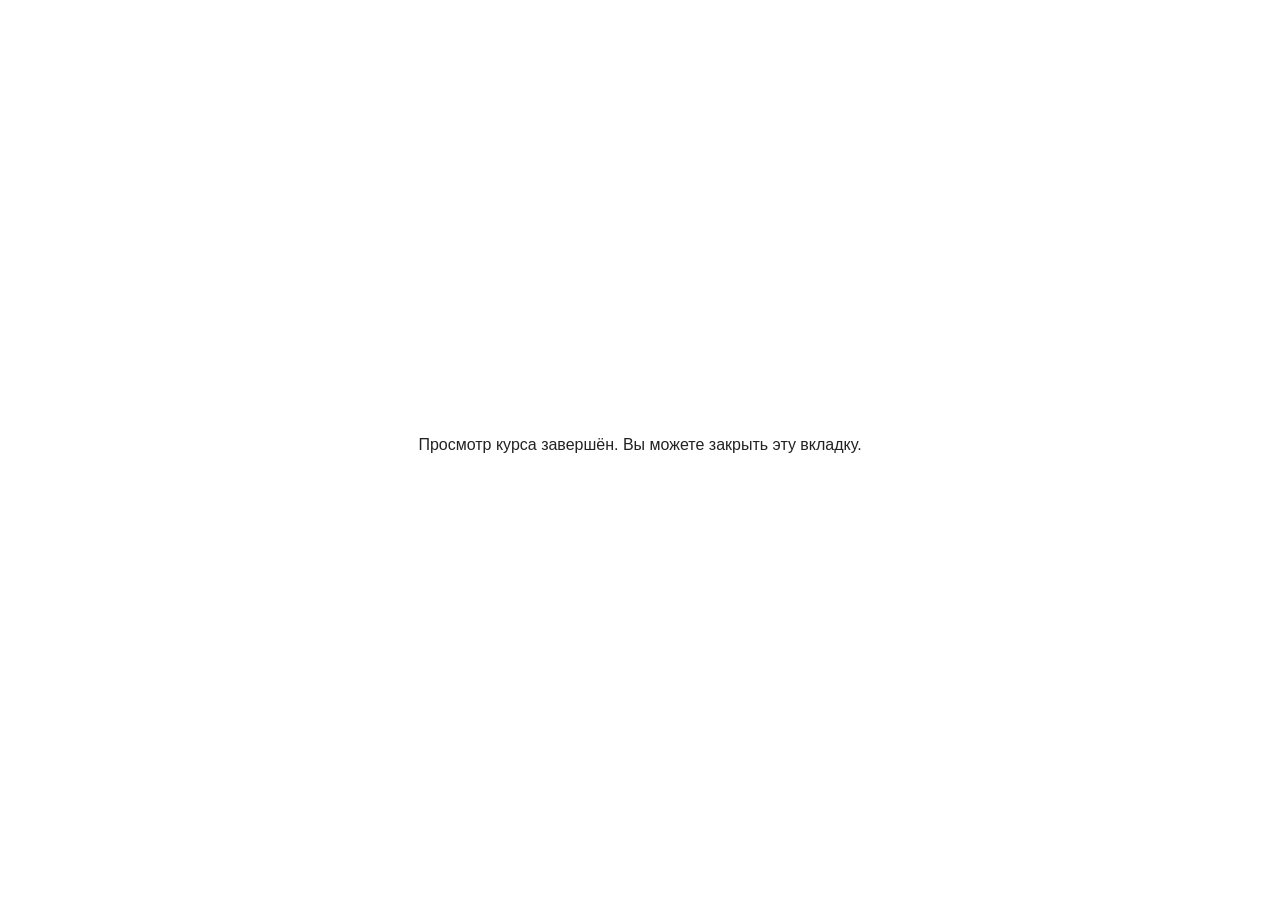
<file: courses/code/data/goodbye.html>
<html>
<meta name="viewport" content="user-scalable=no, initial-scale=1, maximum-scale=1, minimum-scale=1" charset="UTF-8" />
<body bgcolor="#ffffff">
<center style="position: absolute;margin: auto;top: 0;bottom: 0; left: 0; right: 0; height: 60px;">
<p style="font-family:Open Sans, Tahoma, Arial;  color:#222222;">
Просмотр курса завершён. Вы можете закрыть эту вкладку.
</p>
</center>
</body></html>
</file>
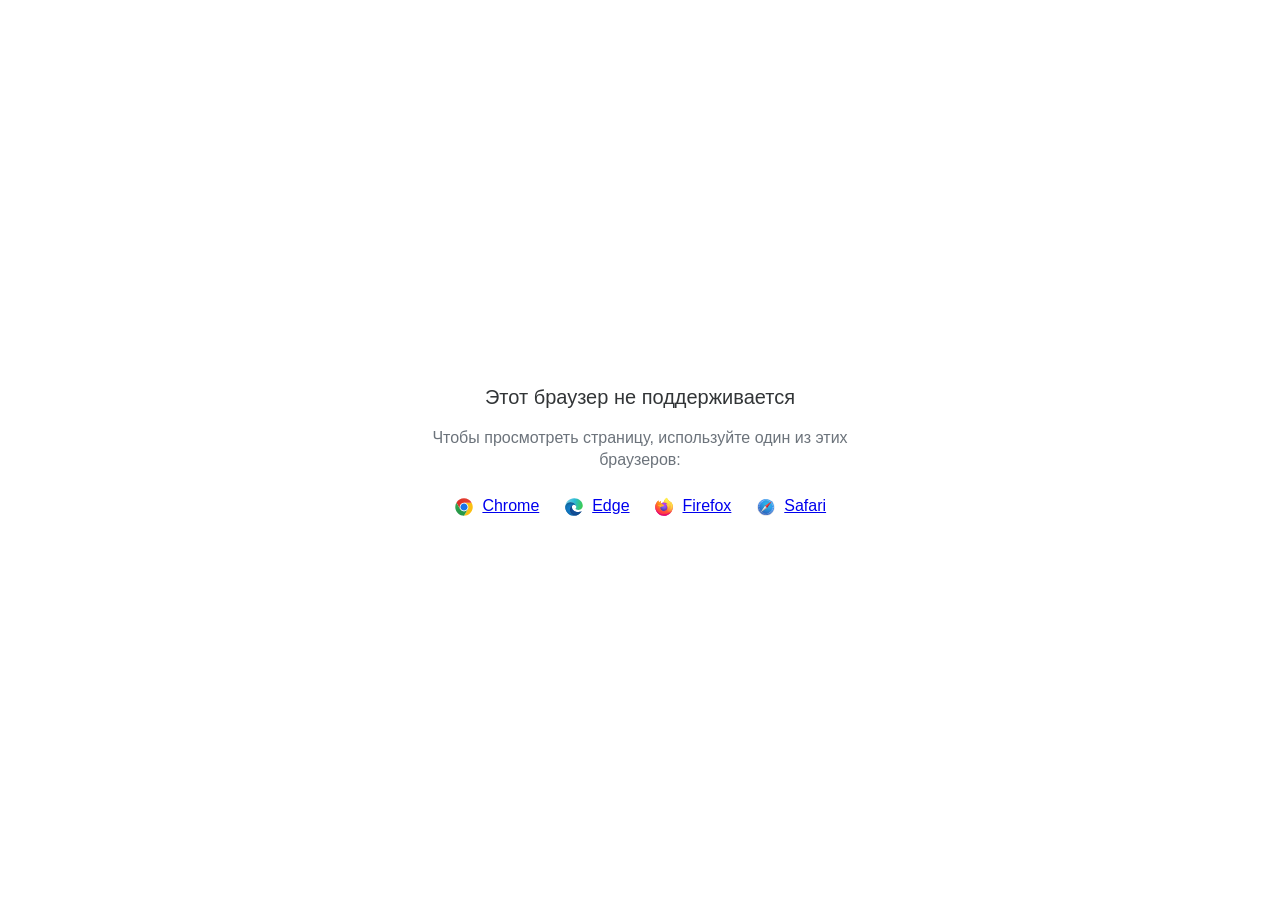
<file: courses/code/data/html5-unsupported.html>
<html>
<head>
    <meta http-equiv="Content-Type" content="text/html;charset=utf-8"/>
    <meta name="viewport" content="width=device-width,initial-scale=1,maximum-scale=1">
    <meta name="format-detection" content="telephone=no">
    <meta name="apple-mobile-web-app-capable" content="yes">
    <meta name="apple-mobile-web-app-status-bar-style" content="black">
    <meta http-equiv="X-UA-Compatible" content="IE=edge">
    <meta name="msapplication-tap-highlight" content="no" />
    <title>Страница недоступна</title>
    <style>
        body {
            background: #fff;
        }

        .banner {
            position: absolute;
            top: 50%;
            left: 50%;
            margin-left: -235px;
            margin-top: -67px;
            width: 470px;
            text-align: center;
            font-family: Roboto, Arial, Helvetica, sans-serif;
        }

        .title {
            margin-bottom: 16px;
            font-size: 20px;
            font-weight: 500;
            color: #323537;
            line-height: 28px;
        }

        .text {
            margin-bottom: 26px;
            font-size: 16px;
            color: #6C737B;
            line-height: 22px;
        }

        .browsers svg, .browsers a {
            display: inline-block;
            vertical-align: top;
        }

        .browsers a {
            font-size: 16px;
            margin-right: 20px;
            margin-left: 4px;
        }

        .browsers :last-child {
            margin-right: 0;
        }
    </style>
</head>
<body>
    <div class="banner">
        <div class="title">Этот браузер не поддерживается</div>
        <div class="text">Чтобы просмотреть страницу, используйте один из этих браузеров:</div>
        <div class="browsers">
            <svg width="20" height="20" viewBox="0 0 20 20" fill="none" xmlns="http://www.w3.org/2000/svg">
                <path d="M10.0001 10.0001L13.789 12.1875L10.0001 18.7501C14.8326 18.7501 18.7501 14.8326 18.7501 10.0001C18.7501 8.40581 18.3216 6.91244 17.5766 5.625H10L10.0001 10.0001Z" fill="#FBBF12"/>
                <path d="M9.99999 1.25C6.76136 1.25 3.93585 3.01077 2.42285 5.6261L6.21103 12.1876L9.99999 10.0001V5.62507H17.5766C16.0634 3.01039 13.2382 1.25 9.99999 1.25Z" fill="url(#paint0_linear_579_2699)"/>
                <path d="M1.25005 10C1.25005 14.8325 5.16742 18.75 10 18.75L13.789 12.1875L10 10L6.21109 12.1875L2.42291 5.62598C1.67833 6.91306 1.25 8.40588 1.25 9.99988" fill="url(#paint1_linear_579_2699)"/>
                <path d="M14.3751 10.0001C14.3751 12.4163 12.4163 14.3751 10.0001 14.3751C7.58381 14.3751 5.625 12.4163 5.625 10.0001C5.625 7.58381 7.58381 5.625 10.0001 5.625C12.4163 5.625 14.3751 7.58381 14.3751 10.0001Z" fill="white"/>
                <path d="M13.5548 10.0001C13.5548 11.9633 11.9633 13.5548 10.0001 13.5548C8.03686 13.5548 6.44531 11.9633 6.44531 10.0001C6.44531 8.03686 8.03686 6.44531 10.0001 6.44531C11.9633 6.44531 13.5548 8.03686 13.5548 10.0001Z" fill="#1A73E8"/>
                <defs>
                    <linearGradient id="paint0_linear_579_2699" x1="5.04786" y1="6.71874" x2="12.965" y2="6.71874" gradientUnits="userSpaceOnUse">
                        <stop stop-color="#DB3328"/>
                        <stop offset="1" stop-color="#E53D30"/>
                    </linearGradient>
                    <linearGradient id="paint1_linear_579_2699" x1="4.58454" y1="7.18406" x2="7.82938" y2="12.8043" gradientUnits="userSpaceOnUse">
                        <stop stop-color="#32A651"/>
                        <stop offset="1" stop-color="#279847"/>
                    </linearGradient>
                </defs>
            </svg>
            <a href="https://www.google.com/chrome">Chrome</a>
            <svg width="20" height="20" viewBox="0 0 20 20" fill="none" xmlns="http://www.w3.org/2000/svg">
                <path d="M12.2449 9.92045C12.2449 8.25 10.5088 5.36648 6.59777 5.36648C2.68671 5.36648 1.25 8.62784 1.25 10.0199C1.25 5.0483 5.30074 1.25 10.1097 1.25C14.9188 1.25 18.75 4.84943 18.75 8.50852C18.75 11.7699 16.2956 12.9034 14.3002 12.9034C12.9832 12.9034 11.4866 12.4659 11.4866 11.7699C11.4866 11.233 12.2449 11.233 12.2449 9.92045Z" fill="url(#paint0_linear_579_2709)"/>
                <path d="M6.59777 5.36646C10.5088 5.36646 12.2449 8.24998 12.2449 9.92043C12.2449 9.93342 12.2448 9.94627 12.2446 9.95901C12.2249 8.84657 11.4738 7.79259 9.99002 7.79259C8.11431 7.79259 5.5801 10.338 5.91933 13.5C6.19087 16.031 8.33381 19.4261 12.9832 18.2329C12.9832 18.2329 12.1052 18.75 9.6508 18.75C5.30074 18.75 1.25 14.7727 1.25 10.2187C1.25 10.0981 1.25184 9.97975 1.25555 9.8637C1.35584 8.39889 2.82648 5.36646 6.59777 5.36646Z" fill="url(#paint1_linear_579_2709)"/>
                <path d="M6.59777 5.36646C10.5088 5.36646 12.2449 8.24998 12.2449 9.92043C12.2449 9.93342 12.2448 9.94627 12.2446 9.95901C12.2249 8.84657 11.4738 7.79259 9.99002 7.79259C8.11431 7.79259 5.5801 10.338 5.91933 13.5C6.19087 16.031 8.33381 19.4261 12.9832 18.2329C12.9832 18.2329 12.1052 18.75 9.6508 18.75C5.30074 18.75 1.25 14.7727 1.25 10.2187C1.25 10.0981 1.25184 9.97975 1.25555 9.8637C1.35584 8.39889 2.82648 5.36646 6.59777 5.36646Z" fill="url(#paint2_radial_579_2709)"/>
                <path d="M12.4415 18.4371C14.9324 17.7576 16.712 15.6377 17.0338 15.2101C17.393 14.7328 17.4928 14.4345 17.393 14.3351C17.2932 14.2357 17.1536 14.2555 16.7944 14.4345C16.4352 14.6135 14.32 15.4885 11.9056 14.7527C9.49107 14.0169 7.83486 12.1078 7.83486 9.99987C7.83486 8.36919 9.23166 7.79248 9.98993 7.79248C8.11422 7.79248 5.58001 10.3379 5.91923 13.4999C6.19077 16.0309 8.33371 19.426 12.9831 18.2328C12.9831 18.2328 12.821 18.3283 12.4415 18.4371Z" fill="#0E458A"/>
                <path d="M12.4415 18.4371C14.9324 17.7576 16.712 15.6377 17.0338 15.2101C17.393 14.7328 17.4928 14.4345 17.393 14.3351C17.2932 14.2357 17.1536 14.2555 16.7944 14.4345C16.4352 14.6135 14.32 15.4885 11.9056 14.7527C9.49107 14.0169 7.83486 12.1078 7.83486 9.99987C7.83486 8.36919 9.23166 7.79248 9.98993 7.79248C8.11422 7.79248 5.58001 10.3379 5.91923 13.4999C6.19077 16.0309 8.33371 19.426 12.9831 18.2328C12.9831 18.2328 12.821 18.3283 12.4415 18.4371Z" fill="url(#paint3_radial_579_2709)"/>
                <defs>
                    <linearGradient id="paint0_linear_579_2709" x1="17.7323" y1="11.5909" x2="0.61762" y2="7.54779" gradientUnits="userSpaceOnUse">
                        <stop stop-color="#3BCC50"/>
                        <stop offset="0.489583" stop-color="#2ABAD6"/>
                        <stop offset="1" stop-color="#7DCFE7"/>
                    </linearGradient>
                    <linearGradient id="paint1_linear_579_2709" x1="7.11659" y1="5.36646" x2="7.11659" y2="18.75" gradientUnits="userSpaceOnUse">
                        <stop stop-color="#035989"/>
                        <stop offset="0.265625" stop-color="#1175B6"/>
                        <stop offset="1" stop-color="#0470CF"/>
                    </linearGradient>
                    <radialGradient id="paint2_radial_579_2709" cx="0" cy="0" r="1" gradientUnits="userSpaceOnUse" gradientTransform="translate(6.83723 11.8693) rotate(59.2143) scale(5.92595 5.93561)">
                        <stop stop-color="#1284D8"/>
                        <stop offset="0.813899" stop-color="#1170B2" stop-opacity="0.767762"/>
                        <stop offset="1" stop-color="#0E649B" stop-opacity="0.65"/>
                    </radialGradient>
                    <radialGradient id="paint3_radial_579_2709" cx="0" cy="0" r="1" gradientUnits="userSpaceOnUse" gradientTransform="translate(11.6661 13.4999) rotate(77.9982) scale(4.79806 5.18015)">
                        <stop stop-color="#104890"/>
                        <stop offset="0.69943" stop-color="#12529E" stop-opacity="0.70624"/>
                        <stop offset="1" stop-color="#0E4584" stop-opacity="0.58"/>
                    </radialGradient>
                </defs>
            </svg>
            <a href="https://www.microsoft.com/edge">Edge</a>
            <svg width="20" height="20" viewBox="0 0 20 20" fill="none" xmlns="http://www.w3.org/2000/svg">
                <path d="M18.1191 6.70405C17.7385 5.78587 16.967 4.79462 16.3615 4.4815C16.8544 5.4501 17.1395 6.42162 17.2485 7.14652C17.2485 7.14652 17.2485 7.15163 17.2503 7.16113C16.2598 4.6861 14.5798 3.68791 13.2079 1.51504C13.1383 1.40543 13.069 1.29582 13.0012 1.17854C12.963 1.1124 12.932 1.05248 12.905 0.995851C12.8481 0.885984 12.8042 0.76987 12.7741 0.649844C12.7743 0.644144 12.7725 0.638558 12.7688 0.63417C12.7652 0.629782 12.7601 0.626904 12.7544 0.626094C12.749 0.624635 12.7434 0.624635 12.738 0.626094C12.7366 0.626756 12.7352 0.627617 12.734 0.628652C12.7318 0.628652 12.7296 0.63121 12.7274 0.63194L12.7311 0.627191C10.5302 1.91914 9.78353 4.30904 9.71499 5.5049C8.83549 5.56518 7.99455 5.88974 7.30189 6.43623C7.22949 6.37488 7.15379 6.31755 7.07512 6.26451C6.87551 5.56419 6.86708 4.82302 7.0507 4.11832C6.15057 4.52936 5.45059 5.17789 4.94165 5.75189H4.93764C4.5902 5.31089 4.61463 3.85634 4.63432 3.55272C4.63031 3.53372 4.37547 3.68535 4.34266 3.70837C4.03608 3.92756 3.7495 4.17357 3.48628 4.4435C3.18675 4.74784 2.9131 5.07672 2.66818 5.42671C2.1047 6.22702 1.70509 7.13132 1.49244 8.08735C1.48843 8.10635 1.48478 8.12608 1.48077 8.14544C1.46437 8.22254 1.40494 8.60946 1.39437 8.6935V8.71286C1.3169 9.11266 1.26865 9.5176 1.25 9.92444V9.96938C1.25 14.8186 5.17279 18.75 10.0114 18.75C14.345 18.75 17.943 15.5968 18.6477 11.455C18.6623 11.3428 18.6743 11.2295 18.6875 11.1163C18.8617 9.61022 18.6681 8.02743 18.1191 6.70405ZM8.02046 13.5774C8.06129 13.5968 8.09994 13.6183 8.14186 13.6373L8.14769 13.641C8.10577 13.6205 8.06311 13.5993 8.02082 13.5774H8.02046ZM17.251 7.16515V7.15675V7.16625V7.16515Z" fill="url(#paint0_linear_579_2717)"/>
                <path d="M18.119 6.704C17.7384 5.78582 16.9669 4.79457 16.3614 4.48145C16.8543 5.45005 17.1394 6.42157 17.2484 7.14647V7.16437C18.0752 9.41067 17.6246 11.695 16.9757 13.0907C15.9716 15.25 13.541 17.4635 9.73602 17.3557C5.62839 17.2388 2.0071 14.1802 1.33082 10.1776C1.20759 9.54586 1.33082 9.22543 1.39279 8.71281C1.31733 9.10778 1.28853 9.22214 1.25098 9.92439V9.96933C1.25098 14.8185 5.17377 18.7499 10.0124 18.7499C14.346 18.7499 17.944 15.5968 18.6487 11.4549C18.6633 11.3428 18.6753 11.2295 18.6884 11.1162C18.8616 9.61017 18.668 8.02738 18.119 6.704Z" fill="url(#paint1_radial_579_2717)"/>
                <path d="M18.119 6.704C17.7384 5.78582 16.9669 4.79457 16.3614 4.48145C16.8543 5.45005 17.1394 6.42157 17.2484 7.14647V7.16437C18.0752 9.41067 17.6246 11.695 16.9757 13.0907C15.9716 15.25 13.541 17.4635 9.73602 17.3557C5.62839 17.2388 2.0071 14.1802 1.33082 10.1776C1.20759 9.54586 1.33082 9.22543 1.39279 8.71281C1.31733 9.10778 1.28853 9.22214 1.25098 9.92439V9.96933C1.25098 14.8185 5.17377 18.7499 10.0124 18.7499C14.346 18.7499 17.944 15.5968 18.6487 11.4549C18.6633 11.3428 18.6753 11.2295 18.6884 11.1162C18.8616 9.61017 18.668 8.02738 18.119 6.704Z" fill="url(#paint2_radial_579_2717)"/>
                <path d="M13.8612 7.73587C13.8806 7.74939 13.8977 7.7629 13.9159 7.77642C13.696 7.38513 13.4221 7.02694 13.1022 6.71246C10.3788 3.98314 12.3884 0.794172 12.7271 0.631947L12.7307 0.627197C10.5298 1.91915 9.78314 4.30905 9.7146 5.50491C9.81668 5.49797 9.9184 5.4892 10.0223 5.4892C11.6647 5.4892 13.0953 6.39459 13.8612 7.73587Z" fill="url(#paint3_radial_579_2717)"/>
                <path d="M10.028 8.28118C10.0138 8.5004 9.24382 9.25307 8.97441 9.25307C6.48292 9.25307 6.07861 10.7635 6.07861 10.7635C6.18798 12.0357 7.07244 13.0833 8.14245 13.6375C8.19131 13.6627 8.24052 13.6854 8.28828 13.708C8.37396 13.7446 8.46 13.7811 8.54567 13.8136C8.91262 13.9433 9.29689 14.0172 9.68568 14.0329C14.0525 14.2382 14.8991 8.80001 11.7473 7.22087C12.5541 7.08021 13.3919 7.40575 13.8597 7.73495C13.0941 6.39367 11.6631 5.48828 10.0207 5.48828C9.91682 5.48828 9.81511 5.49705 9.71303 5.50399C8.83417 5.56502 7.99404 5.88994 7.30212 6.43642C7.43591 6.55005 7.58685 6.70131 7.90439 7.0148C8.5001 7.60378 10.0247 8.20993 10.028 8.28118Z" fill="url(#paint4_radial_579_2717)"/>
                <path d="M10.028 8.28118C10.0138 8.5004 9.24382 9.25307 8.97441 9.25307C6.48292 9.25307 6.07861 10.7635 6.07861 10.7635C6.18798 12.0357 7.07244 13.0833 8.14245 13.6375C8.19131 13.6627 8.24052 13.6854 8.28828 13.708C8.37396 13.7446 8.46 13.7811 8.54567 13.8136C8.91262 13.9433 9.29689 14.0172 9.68568 14.0329C14.0525 14.2382 14.8991 8.80001 11.7473 7.22087C12.5541 7.08021 13.3919 7.40575 13.8597 7.73495C13.0941 6.39367 11.6631 5.48828 10.0207 5.48828C9.91682 5.48828 9.81511 5.49705 9.71303 5.50399C8.83417 5.56502 7.99404 5.88994 7.30212 6.43642C7.43591 6.55005 7.58685 6.70131 7.90439 7.0148C8.5001 7.60378 10.0247 8.20993 10.028 8.28118Z" fill="url(#paint5_radial_579_2717)"/>
                <path d="M6.89479 6.14439C6.96588 6.19043 7.02421 6.22916 7.07708 6.2646C6.87746 5.56428 6.86903 4.82311 7.05265 4.11841C6.15252 4.52945 5.45255 5.17799 4.9436 5.75198C4.9848 5.75089 6.2557 5.72787 6.89479 6.14439Z" fill="url(#paint6_radial_579_2717)"/>
                <path d="M1.33119 10.1776C2.00747 14.1802 5.62876 17.2388 9.7393 17.3557C13.5443 17.4635 15.9735 15.25 16.979 13.0907C17.6279 11.6946 18.0785 9.41068 17.2517 7.16437V7.14756C17.2517 7.14976 17.2517 7.15268 17.2535 7.16218C17.5641 9.1962 16.532 11.1667 14.9184 12.4992C14.9167 12.5029 14.9152 12.5067 14.9137 12.5105C11.7692 15.0765 8.76042 14.0586 8.15123 13.6431C8.10893 13.6227 8.06628 13.6015 8.02399 13.5796C6.19056 12.7027 5.43334 11.0274 5.59558 9.5919C4.04797 9.5919 3.52007 8.28314 3.52007 8.28314C3.52007 8.28314 4.90982 7.29006 6.74143 8.1538C8.43778 8.95396 10.031 8.2835 10.031 8.28314C10.0277 8.21189 8.50304 7.60391 7.90842 7.01676C7.59088 6.70327 7.43995 6.55201 7.30615 6.43838C7.23375 6.37702 7.15805 6.3197 7.07939 6.26665C7.02725 6.23012 6.97001 6.19358 6.8971 6.14645C6.25801 5.72992 4.98711 5.75294 4.94518 5.75404H4.94117C4.59374 5.31303 4.61816 3.85849 4.63785 3.55487C4.63384 3.53587 4.379 3.68749 4.34619 3.71051C4.03961 3.92971 3.75303 4.17571 3.48981 4.44564C3.19028 4.74999 2.91663 5.07887 2.67171 5.42886C2.10823 6.22916 1.70862 7.13347 1.49597 8.08949C1.48904 8.1063 1.17734 9.47023 1.33119 10.1776Z" fill="url(#paint7_radial_579_2717)"/>
                <path d="M13.1024 6.71246C13.4222 7.02693 13.6962 7.38513 13.9161 7.77642C13.9616 7.81071 14.0055 7.8473 14.0473 7.88603C16.0335 9.71873 14.9945 12.3132 14.9154 12.4996C16.529 11.1671 17.5611 9.19662 17.2505 7.16259C16.2599 4.6861 14.58 3.68791 13.2081 1.51504C13.1385 1.40543 13.0692 1.29582 13.0014 1.17854C12.9631 1.1124 12.9321 1.05248 12.9051 0.995851C12.8483 0.885984 12.8044 0.76987 12.7742 0.649844C12.7745 0.644144 12.7726 0.638559 12.769 0.63417C12.7653 0.629782 12.7602 0.626904 12.7546 0.626094C12.7492 0.624635 12.7435 0.624635 12.7382 0.626094C12.7367 0.626756 12.7354 0.627617 12.7341 0.628652C12.732 0.628652 12.7298 0.63121 12.7276 0.63194C12.3885 0.794165 10.379 3.98313 13.1024 6.71246Z" fill="url(#paint8_radial_579_2717)"/>
                <path d="M14.0464 7.88413C14.0046 7.8454 13.9608 7.80882 13.9152 7.77452C13.8973 7.761 13.8787 7.74748 13.8605 7.73396C13.3928 7.40513 12.555 7.07922 11.7482 7.21989C14.8995 8.79902 14.0534 14.2372 9.68654 14.0319C9.29775 14.0163 8.91348 13.9424 8.54653 13.8126C8.46085 13.7805 8.37481 13.7451 8.28914 13.7071C8.23956 13.6844 8.19034 13.6618 8.14331 13.6365L8.14914 13.6402C8.75834 14.0567 11.7671 15.0746 14.9116 12.5075C14.9116 12.5075 14.9134 12.5028 14.9163 12.4962C14.9943 12.3132 16.0334 9.71866 14.0464 7.88413Z" fill="url(#paint9_radial_579_2717)"/>
                <path d="M6.07833 10.7635C6.07833 10.7635 6.48264 9.25306 8.97412 9.25306C9.24354 9.25306 10.0135 8.49966 10.0277 8.28117C10.0419 8.06268 8.43455 8.95199 6.7382 8.15183C4.90659 7.28809 3.51685 8.28117 3.51685 8.28117C3.51685 8.28117 4.04475 9.58993 5.59235 9.58993C5.43012 11.0255 6.18733 12.6992 8.02076 13.5776C8.06159 13.597 8.10024 13.6185 8.14217 13.6375C7.07215 13.0843 6.18879 12.0357 6.07833 10.7635Z" fill="url(#paint10_radial_579_2717)"/>
                <path d="M18.1191 6.70405C17.7385 5.78587 16.967 4.79462 16.3615 4.4815C16.8544 5.4501 17.1395 6.42162 17.2485 7.14652C17.2485 7.14652 17.2485 7.15163 17.2503 7.16113C16.2598 4.6861 14.5798 3.68791 13.2079 1.51504C13.1383 1.40543 13.069 1.29582 13.0012 1.17854C12.963 1.1124 12.932 1.05248 12.905 0.995851C12.8481 0.885984 12.8042 0.76987 12.7741 0.649844C12.7743 0.644144 12.7725 0.638558 12.7688 0.63417C12.7652 0.629782 12.7601 0.626904 12.7544 0.626094C12.749 0.624635 12.7434 0.624635 12.738 0.626094C12.7366 0.626756 12.7352 0.627617 12.734 0.628652C12.7318 0.628652 12.7296 0.63121 12.7274 0.63194L12.7311 0.627191C10.5302 1.91914 9.78353 4.30904 9.71499 5.5049C9.81707 5.49796 9.91878 5.48919 10.0227 5.48919C11.6651 5.48919 13.0957 6.39458 13.8616 7.73586C13.3939 7.40703 12.5561 7.08111 11.7493 7.22178C14.9007 8.80092 14.0545 14.2391 9.68764 14.0338C9.29885 14.0182 8.91458 13.9443 8.54763 13.8145C8.46196 13.7824 8.37592 13.747 8.29024 13.709C8.24066 13.6863 8.19144 13.6636 8.14441 13.6384L8.15025 13.6421C8.10796 13.6216 8.0653 13.6004 8.02301 13.5785C8.06384 13.5979 8.10249 13.6194 8.14441 13.6384C7.07221 13.0842 6.18885 12.0356 6.07839 10.7633C6.07839 10.7633 6.4827 9.25288 8.97418 9.25288C9.2436 9.25288 10.0136 8.49949 10.0278 8.28099C10.0245 8.20975 8.49987 7.60177 7.90525 7.01462C7.58771 6.70113 7.43678 6.54986 7.30298 6.43623C7.23058 6.37488 7.15488 6.31755 7.07622 6.26451C6.87661 5.56419 6.86817 4.82302 7.05179 4.11832C6.15166 4.52936 5.45169 5.17789 4.94275 5.75189H4.93874C4.5913 5.31089 4.61572 3.85634 4.63541 3.55272C4.6314 3.53372 4.37657 3.68535 4.34375 3.70837C4.03717 3.92756 3.75059 4.17357 3.48738 4.4435C3.18785 4.74784 2.9142 5.07672 2.66928 5.42671C2.1058 6.22702 1.70618 7.13132 1.49353 8.08735C1.48952 8.10635 1.48588 8.12608 1.48187 8.14544C1.46546 8.22254 1.39109 8.61494 1.38088 8.69898C1.38088 8.70556 1.38088 8.69277 1.38088 8.69898C1.31262 9.10444 1.26891 9.51368 1.25 9.92444V9.96938C1.25 14.8186 5.17279 18.75 10.0114 18.75C14.345 18.75 17.943 15.5968 18.6477 11.455C18.6623 11.3428 18.6743 11.2295 18.6875 11.1163C18.8617 9.61022 18.6681 8.02743 18.1191 6.70405ZM17.25 7.15492V7.16442V7.15492Z" fill="url(#paint11_linear_579_2717)"/>
                <defs>
                    <linearGradient id="paint0_linear_579_2717" x1="16.9594" y1="3.43288" x2="2.3837" y2="17.4648" gradientUnits="userSpaceOnUse">
                        <stop offset="0.05" stop-color="#FFF44F"/>
                        <stop offset="0.11" stop-color="#FFE847"/>
                        <stop offset="0.22" stop-color="#FFC830"/>
                        <stop offset="0.37" stop-color="#FF980E"/>
                        <stop offset="0.4" stop-color="#FF8B16"/>
                        <stop offset="0.46" stop-color="#FF672A"/>
                        <stop offset="0.53" stop-color="#FF3647"/>
                        <stop offset="0.7" stop-color="#E31587"/>
                    </linearGradient>
                    <radialGradient id="paint1_radial_579_2717" cx="0" cy="0" r="1" gradientUnits="userSpaceOnUse" gradientTransform="translate(16.287 2.63668) scale(18.2654 18.3055)">
                        <stop offset="0.13" stop-color="#FFBD4F"/>
                        <stop offset="0.19" stop-color="#FFAC31"/>
                        <stop offset="0.25" stop-color="#FF9D17"/>
                        <stop offset="0.28" stop-color="#FF980E"/>
                        <stop offset="0.4" stop-color="#FF563B"/>
                        <stop offset="0.47" stop-color="#FF3750"/>
                        <stop offset="0.71" stop-color="#F5156C"/>
                        <stop offset="0.78" stop-color="#EB0878"/>
                        <stop offset="0.86" stop-color="#E50080"/>
                    </radialGradient>
                    <radialGradient id="paint2_radial_579_2717" cx="0" cy="0" r="1" gradientUnits="userSpaceOnUse" gradientTransform="translate(9.61279 10.1202) scale(18.2654 18.3055)">
                        <stop offset="0.3" stop-color="#960E18"/>
                        <stop offset="0.35" stop-color="#B11927" stop-opacity="0.74"/>
                        <stop offset="0.43" stop-color="#DB293D" stop-opacity="0.34"/>
                        <stop offset="0.5" stop-color="#F5334B" stop-opacity="0.09"/>
                        <stop offset="0.53" stop-color="#FF3750" stop-opacity="0"/>
                    </radialGradient>
                    <radialGradient id="paint3_radial_579_2717" cx="0" cy="0" r="1" gradientUnits="userSpaceOnUse" gradientTransform="translate(11.8153 -1.51753) scale(13.2325 13.2615)">
                        <stop offset="0.13" stop-color="#FFF44F"/>
                        <stop offset="0.25" stop-color="#FFDC3E"/>
                        <stop offset="0.51" stop-color="#FF9D12"/>
                        <stop offset="0.53" stop-color="#FF980E"/>
                    </radialGradient>
                    <radialGradient id="paint4_radial_579_2717" cx="0" cy="0" r="1" gradientUnits="userSpaceOnUse" gradientTransform="translate(7.59304 14.9021) scale(8.69686 8.71594)">
                        <stop offset="0.35" stop-color="#3A8EE6"/>
                        <stop offset="0.47" stop-color="#5C79F0"/>
                        <stop offset="0.67" stop-color="#9059FF"/>
                        <stop offset="1" stop-color="#C139E6"/>
                    </radialGradient>
                    <radialGradient id="paint5_radial_579_2717" cx="0" cy="0" r="1" gradientUnits="userSpaceOnUse" gradientTransform="translate(9.87545 7.94492) rotate(-13.9265) scale(4.60823 5.42407)">
                        <stop offset="0.21" stop-color="#9059FF" stop-opacity="0"/>
                        <stop offset="0.28" stop-color="#8C4FF3" stop-opacity="0.06"/>
                        <stop offset="0.75" stop-color="#7716A8" stop-opacity="0.45"/>
                        <stop offset="0.97" stop-color="#6E008B" stop-opacity="0.6"/>
                    </radialGradient>
                    <radialGradient id="paint6_radial_579_2717" cx="0" cy="0" r="1" gradientUnits="userSpaceOnUse" gradientTransform="translate(9.38226 1.88781) scale(6.25678 6.27051)">
                        <stop stop-color="#FFE226"/>
                        <stop offset="0.12" stop-color="#FFDB27"/>
                        <stop offset="0.3" stop-color="#FFC82A"/>
                        <stop offset="0.5" stop-color="#FFA930"/>
                        <stop offset="0.73" stop-color="#FF7E37"/>
                        <stop offset="0.79" stop-color="#FF7139"/>
                    </radialGradient>
                    <radialGradient id="paint7_radial_579_2717" cx="0" cy="0" r="1" gradientUnits="userSpaceOnUse" gradientTransform="translate(14.3005 -2.08939) scale(26.6943 26.7529)">
                        <stop offset="0.11" stop-color="#FFF44F"/>
                        <stop offset="0.46" stop-color="#FF980E"/>
                        <stop offset="0.62" stop-color="#FF5634"/>
                        <stop offset="0.72" stop-color="#FF3647"/>
                        <stop offset="0.9" stop-color="#E31587"/>
                    </radialGradient>
                    <radialGradient id="paint8_radial_579_2717" cx="0" cy="0" r="1" gradientUnits="userSpaceOnUse" gradientTransform="translate(11.72 0.833589) rotate(84.2447) scale(19.4998 12.7839)">
                        <stop stop-color="#FFF44F"/>
                        <stop offset="0.06" stop-color="#FFE847"/>
                        <stop offset="0.17" stop-color="#FFC830"/>
                        <stop offset="0.3" stop-color="#FF980E"/>
                        <stop offset="0.36" stop-color="#FF8B16"/>
                        <stop offset="0.45" stop-color="#FF672A"/>
                        <stop offset="0.57" stop-color="#FF3647"/>
                        <stop offset="0.74" stop-color="#E31587"/>
                    </radialGradient>
                    <radialGradient id="paint9_radial_579_2717" cx="0" cy="0" r="1" gradientUnits="userSpaceOnUse" gradientTransform="translate(9.23484 4.20996) scale(16.6653 16.7019)">
                        <stop offset="0.14" stop-color="#FFF44F"/>
                        <stop offset="0.48" stop-color="#FF980E"/>
                        <stop offset="0.59" stop-color="#FF5634"/>
                        <stop offset="0.66" stop-color="#FF3647"/>
                        <stop offset="0.9" stop-color="#E31587"/>
                    </radialGradient>
                    <radialGradient id="paint10_radial_579_2717" cx="0" cy="0" r="1" gradientUnits="userSpaceOnUse" gradientTransform="translate(13.6341 5.18793) scale(18.2402 18.2803)">
                        <stop offset="0.09" stop-color="#FFF44F"/>
                        <stop offset="0.23" stop-color="#FFE141"/>
                        <stop offset="0.51" stop-color="#FFAF1E"/>
                        <stop offset="0.63" stop-color="#FF980E"/>
                    </radialGradient>
                    <linearGradient id="paint11_linear_579_2717" x1="16.7844" y1="3.35761" x2="4.38152" y2="15.7337" gradientUnits="userSpaceOnUse">
                        <stop offset="0.17" stop-color="#FFF44F" stop-opacity="0.8"/>
                        <stop offset="0.27" stop-color="#FFF44F" stop-opacity="0.63"/>
                        <stop offset="0.49" stop-color="#FFF44F" stop-opacity="0.22"/>
                        <stop offset="0.6" stop-color="#FFF44F" stop-opacity="0"/>
                    </linearGradient>
                </defs>
            </svg>
            <a href="https://www.mozilla.org/firefox">Firefox</a>
            <svg width="20" height="20" viewBox="0 0 20 20" fill="none" xmlns="http://www.w3.org/2000/svg">
                <path d="M10 18.75C14.8325 18.75 18.75 14.8325 18.75 10C18.75 5.16751 14.8325 1.25 10 1.25C5.16751 1.25 1.25 5.16751 1.25 10C1.25 14.8325 5.16751 18.75 10 18.75Z" fill="url(#paint0_linear_579_2734)"/>
                <path d="M10 18.0938C14.4701 18.0938 18.0938 14.4701 18.0938 10C18.0938 5.52995 14.4701 1.90625 10 1.90625C5.52995 1.90625 1.90625 5.52995 1.90625 10C1.90625 14.4701 5.52995 18.0938 10 18.0938Z" fill="url(#paint1_radial_579_2734)"/>
                <path d="M10.0137 3.87498C9.95897 3.87498 9.91113 3.83399 9.91113 3.7793V2.35057C9.91113 2.29588 9.95897 2.25488 10.0137 2.25488C10.0683 2.25488 10.1162 2.29588 10.1162 2.35057V3.7793C10.1093 3.83399 10.0683 3.87498 10.0137 3.87498Z" fill="#F3F3F3"/>
                <path d="M10.0137 3.88182C9.95214 3.88182 9.9043 3.83397 9.9043 3.77929V2.35058C9.9043 2.29589 9.95214 2.24805 10.0137 2.24805C10.0752 2.24805 10.123 2.29589 10.123 2.35058V3.77929C10.123 3.83397 10.0684 3.88182 10.0137 3.88182ZM10.0137 2.26167C9.96583 2.26167 9.91799 2.30273 9.91799 2.35058V3.77929C9.91799 3.82713 9.95898 3.8682 10.0137 3.8682C10.0615 3.8682 10.1093 3.82713 10.1093 3.77929V2.35058C10.1026 2.30273 10.0615 2.26167 10.0137 2.26167Z" fill="white"/>
                <path d="M10.6972 3.10941C10.6426 3.10257 10.6016 3.06157 10.6016 3.00688L10.6494 2.37108C10.6562 2.31646 10.7041 2.2754 10.7588 2.28224C10.8135 2.28909 10.8545 2.33015 10.8545 2.38484L10.8066 3.02057C10.7998 3.07526 10.7519 3.11626 10.6972 3.10948V3.10941Z" fill="#F3F3F3"/>
                <path d="M10.6973 3.1164C10.6357 3.10955 10.5947 3.06171 10.5947 3.00702L10.6426 2.37123C10.6494 2.31661 10.6973 2.26877 10.7588 2.27554C10.8203 2.28239 10.8613 2.3303 10.8613 2.38492L10.8135 3.02071C10.8066 3.08224 10.7588 3.12324 10.6973 3.1164ZM10.7588 2.28923C10.7109 2.28923 10.663 2.32346 10.663 2.3713L10.6152 3.00709C10.6152 3.05486 10.6494 3.09593 10.7041 3.10271C10.7519 3.10271 10.7998 3.06855 10.7998 3.02071L10.8476 2.38492C10.8476 2.33708 10.8066 2.29608 10.7587 2.28923H10.7588Z" fill="white"/>
                <path d="M11.2099 3.99815C11.1551 3.98447 11.121 3.93662 11.1278 3.88193L11.4081 2.48051C11.4218 2.4259 11.4696 2.39167 11.5243 2.40536C11.579 2.41905 11.6131 2.4669 11.6063 2.52158L11.326 3.923C11.3192 3.97078 11.2645 4.005 11.2098 3.99815H11.2099Z" fill="#F3F3F3"/>
                <path d="M11.2101 4.00462C11.1485 3.99093 11.1144 3.93625 11.1212 3.88156L11.4015 2.48016C11.4152 2.42554 11.4699 2.38447 11.5313 2.39816C11.5928 2.41185 11.6271 2.46654 11.6202 2.52123L11.34 3.92263C11.3263 3.97724 11.2716 4.01147 11.2101 4.00462ZM11.5313 2.41185C11.4835 2.40501 11.4356 2.43231 11.4219 2.48023L11.1418 3.88163C11.1349 3.9294 11.1622 3.97724 11.2169 3.991C11.2647 3.99778 11.3126 3.9704 11.3263 3.92256L11.6065 2.52123C11.6134 2.46654 11.5792 2.42554 11.5313 2.41185Z" fill="white"/>
                <path d="M12.0302 3.38287C12.0172 3.37973 12.0049 3.37405 11.9941 3.36617C11.9832 3.35828 11.9741 3.34834 11.9671 3.33691C11.9601 3.32548 11.9554 3.31279 11.9534 3.29956C11.9513 3.28633 11.9519 3.27282 11.955 3.2598L12.1259 2.64462C12.1395 2.58993 12.1942 2.56255 12.2489 2.57624C12.3036 2.58993 12.3378 2.64462 12.3242 2.69931L12.1532 3.31456C12.1395 3.36918 12.0849 3.39656 12.0302 3.38287Z" fill="#F3F3F3"/>
                <path d="M12.0302 3.38948C11.9756 3.37579 11.9346 3.31426 11.9551 3.25965L12.126 2.64433C12.1396 2.58972 12.2011 2.55549 12.2558 2.56918C12.3105 2.58287 12.3515 2.6444 12.331 2.69902L12.1601 3.31433C12.1464 3.36895 12.0918 3.40317 12.0303 3.38948H12.0302ZM12.2558 2.58972C12.208 2.57603 12.1533 2.6034 12.1396 2.65125L11.9688 3.26642C11.9551 3.31426 11.9824 3.36218 12.0371 3.37579C12.0849 3.38948 12.1396 3.36218 12.1533 3.31433L12.3242 2.69902C12.331 2.65125 12.3037 2.6034 12.2558 2.58964V2.58972Z" fill="white"/>
                <path d="M12.3652 4.34683C12.3105 4.3263 12.2901 4.26477 12.3105 4.21692L12.8574 2.89759C12.8778 2.84975 12.9394 2.82237 12.9872 2.84975C13.042 2.87021 13.0625 2.93181 13.042 2.97958L12.4951 4.29892C12.4746 4.34683 12.413 4.37414 12.3653 4.34683H12.3652Z" fill="#F3F3F3"/>
                <path d="M12.3653 4.35357C12.339 4.34356 12.3178 4.32354 12.3062 4.29791C12.2947 4.27227 12.2938 4.24311 12.3037 4.21681L12.8506 2.89746C12.8711 2.84277 12.9327 2.82224 12.9942 2.84277C13.0205 2.85278 13.0417 2.8728 13.0532 2.89843C13.0648 2.92407 13.0657 2.95323 13.0557 2.97953L12.5089 4.29888C12.4815 4.35357 12.4199 4.38088 12.3653 4.35357ZM12.9874 2.85646C12.9395 2.836 12.8848 2.85646 12.8643 2.90431L12.3174 4.22366C12.2969 4.2715 12.3243 4.31934 12.3721 4.33988C12.4199 4.36034 12.4746 4.33988 12.4952 4.29204L13.0421 2.97268C13.0557 2.93161 13.0352 2.87693 12.9874 2.85646Z" fill="white"/>
                <path d="M13.288 3.90926C13.2401 3.88188 13.2196 3.82719 13.2401 3.77935L13.5272 3.21202C13.5545 3.16411 13.6092 3.14358 13.6639 3.17095C13.7118 3.19833 13.7322 3.25302 13.7118 3.30079L13.4246 3.86819C13.3973 3.91603 13.3426 3.93664 13.2879 3.90926H13.288Z" fill="#F3F3F3"/>
                <path d="M13.288 3.91591C13.2332 3.88853 13.2128 3.827 13.2401 3.77231L13.5272 3.20498C13.5545 3.15022 13.6161 3.12975 13.6707 3.15706C13.7254 3.18444 13.746 3.24597 13.7186 3.30066L13.4315 3.868C13.4041 3.92268 13.3426 3.94322 13.2879 3.91584L13.288 3.91591ZM13.664 3.17075C13.6161 3.15029 13.5614 3.16391 13.5409 3.21175L13.2538 3.77916C13.2333 3.82015 13.2538 3.87484 13.2948 3.90222C13.3426 3.92268 13.3973 3.90906 13.4178 3.86122L13.705 3.29382C13.7254 3.25282 13.705 3.19813 13.664 3.17075Z" fill="white"/>
                <path d="M13.425 4.92103C13.3772 4.88688 13.3635 4.82534 13.3976 4.78435L14.1906 3.60168C14.2179 3.55383 14.2795 3.54699 14.3273 3.57437C14.3752 3.60852 14.3888 3.67005 14.3547 3.71105L13.5617 4.89372C13.5344 4.94156 13.4728 4.95525 13.425 4.92103Z" fill="#F3F3F3"/>
                <path d="M13.4248 4.92767C13.377 4.89352 13.3633 4.82514 13.3907 4.7773L14.1836 3.59466C14.2178 3.54682 14.2793 3.53313 14.334 3.56735C14.3818 3.60151 14.3955 3.66988 14.3682 3.71772L13.5752 4.90036C13.541 4.9482 13.4727 4.96182 13.4248 4.92767ZM14.3271 3.58104C14.2862 3.55367 14.2246 3.56051 14.1973 3.60151L13.4043 4.78414C13.377 4.82507 13.3906 4.87983 13.4317 4.90714C13.4727 4.93451 13.5342 4.92767 13.5615 4.88667L14.3545 3.71088C14.3818 3.66988 14.3682 3.60835 14.3271 3.58104Z" fill="white"/>
                <path d="M14.4229 4.66788C14.3819 4.63366 14.3683 4.57213 14.4024 4.53113L14.7989 4.0321C14.833 3.99117 14.8946 3.98425 14.9355 4.01848C14.9766 4.05263 14.9902 4.11416 14.956 4.15516L14.5596 4.65419C14.5255 4.69519 14.4639 4.70204 14.4229 4.66788H14.4229Z" fill="#F3F3F3"/>
                <path d="M14.4161 4.6747C14.3683 4.64047 14.3614 4.5721 14.3957 4.52425L14.7921 4.02528C14.8262 3.97736 14.8946 3.97052 14.9424 4.01159C14.9903 4.04574 14.9971 4.11412 14.9629 4.16196L14.5665 4.66101C14.5323 4.70885 14.464 4.7157 14.4161 4.6747ZM14.9287 4.02521C14.8878 3.99105 14.8331 3.9979 14.7989 4.0389L14.4024 4.53794C14.3751 4.57894 14.382 4.63363 14.4229 4.66778C14.464 4.70201 14.5186 4.69516 14.5528 4.65416L14.9493 4.15512C14.9767 4.11412 14.9697 4.05259 14.9288 4.02528L14.9287 4.02521Z" fill="white"/>
                <path d="M14.3545 5.69352C14.3135 5.65252 14.3135 5.59099 14.3545 5.55677L15.3661 4.55195C15.4072 4.51095 15.4686 4.51772 15.5029 4.55195C15.537 4.5861 15.5439 4.65447 15.5029 4.68863L14.4981 5.69352C14.457 5.73452 14.3955 5.73452 14.3545 5.69352Z" fill="#F3F3F3"/>
                <path d="M14.3477 5.70023C14.3279 5.68017 14.3169 5.65317 14.3169 5.62505C14.3169 5.59692 14.3279 5.56992 14.3477 5.54986L15.3594 4.54496C15.3794 4.52522 15.4064 4.51416 15.4346 4.51416C15.4627 4.51416 15.4898 4.52522 15.5098 4.54496C15.5295 4.56502 15.5406 4.59202 15.5406 4.62014C15.5406 4.64827 15.5295 4.67527 15.5098 4.69533L14.498 5.70016C14.478 5.71988 14.451 5.73093 14.4228 5.73093C14.3947 5.73093 14.3677 5.71988 14.3477 5.70016V5.70023ZM15.503 4.5518C15.4688 4.51758 15.4073 4.51758 15.3731 4.5518L14.3613 5.55663C14.3271 5.59086 14.3271 5.65239 14.3613 5.68654C14.3955 5.72077 14.457 5.72077 14.4912 5.68654L15.503 4.68171C15.5371 4.64749 15.5371 4.5928 15.503 4.5518Z" fill="white"/>
                <path d="M15.3798 5.63856C15.3456 5.59757 15.3456 5.53604 15.3866 5.50181L15.872 5.09171C15.9129 5.05755 15.9745 5.06433 16.0087 5.1054C16.0428 5.14639 16.0428 5.20792 16.0019 5.24207L15.5165 5.65225C15.4755 5.6864 15.4139 5.67956 15.3798 5.63856Z" fill="#F3F3F3"/>
                <path d="M15.373 5.64558C15.332 5.59774 15.3388 5.52936 15.3798 5.49521L15.8651 5.08502C15.9061 5.04402 15.9745 5.05087 16.0155 5.09871C16.0566 5.14655 16.0497 5.21493 16.0087 5.24908L15.5234 5.65927C15.4824 5.7002 15.414 5.69342 15.3731 5.64558H15.373ZM16.0019 5.10555C15.9677 5.06456 15.913 5.06456 15.8721 5.09186L15.3867 5.50205C15.3525 5.53621 15.3457 5.59089 15.3798 5.63189C15.414 5.67289 15.4687 5.67289 15.5097 5.64558L15.995 5.23539C16.036 5.20124 16.036 5.14655 16.0019 5.10555Z" fill="white"/>
                <path d="M15.1066 6.6229C15.0725 6.57505 15.0861 6.51352 15.134 6.48614L16.3234 5.6932C16.3712 5.66582 16.4327 5.67951 16.46 5.72058C16.4943 5.76842 16.4806 5.82995 16.4327 5.85726L15.2434 6.65021C15.2023 6.67758 15.1408 6.6639 15.1066 6.6229Z" fill="#F3F3F3"/>
                <path d="M15.0995 6.62311C15.0654 6.57527 15.0791 6.50689 15.1269 6.47274L16.3163 5.67974C16.3642 5.64559 16.4326 5.65928 16.4667 5.71397C16.5009 5.76181 16.4872 5.83018 16.4394 5.86427L15.25 6.65733C15.2021 6.69156 15.1338 6.67787 15.0995 6.62318V6.62311ZM16.453 5.72765C16.4257 5.68659 16.371 5.6729 16.33 5.70028L15.1405 6.4932C15.0996 6.52058 15.0858 6.57527 15.1201 6.62311C15.1474 6.66411 15.2021 6.6778 15.2431 6.65049L16.4326 5.85749C16.4736 5.82334 16.4804 5.76858 16.453 5.72765Z" fill="white"/>
                <path d="M16.125 6.76667C16.0977 6.71875 16.1114 6.65729 16.1592 6.62992L16.7129 6.31549C16.7608 6.28811 16.8223 6.30864 16.8496 6.35642C16.877 6.40433 16.8633 6.46579 16.8155 6.49317L16.2617 6.80766C16.2139 6.83497 16.1523 6.81451 16.125 6.7666L16.125 6.76667Z" fill="#F3F3F3"/>
                <path d="M16.1184 6.77347C16.0911 6.71878 16.1048 6.65725 16.1526 6.62994L16.7063 6.31549C16.7542 6.28811 16.8226 6.30865 16.8499 6.35642C16.8772 6.41118 16.8636 6.47271 16.8157 6.50002L16.262 6.81454C16.2141 6.84185 16.1458 6.82132 16.1184 6.77347ZM16.843 6.36333C16.8157 6.31549 16.761 6.3018 16.72 6.32911L16.1663 6.64363C16.1253 6.67094 16.1116 6.72563 16.1321 6.76663C16.1594 6.81447 16.2141 6.82816 16.2551 6.80085L16.8089 6.48633C16.8499 6.46587 16.8636 6.41118 16.843 6.36333Z" fill="white"/>
                <path d="M15.667 7.6758C15.6465 7.62111 15.667 7.56642 15.7216 7.54596L17.041 6.9991C17.0888 6.97856 17.1504 7.00587 17.1708 7.05371C17.1913 7.1084 17.1708 7.16308 17.1161 7.18355L15.7969 7.73041C15.749 7.75095 15.6875 7.73041 15.667 7.6758Z" fill="#F3F3F3"/>
                <path d="M15.6601 7.68255C15.6397 7.62793 15.6601 7.5664 15.7148 7.53903L17.0341 6.99218C17.0604 6.98227 17.0896 6.98318 17.1152 6.99471C17.1408 7.00624 17.1608 7.02746 17.1708 7.05371C17.1914 7.10839 17.1708 7.16992 17.1161 7.19723L15.7969 7.74408C15.7706 7.75401 15.7414 7.75312 15.7158 7.7416C15.6902 7.73008 15.6701 7.70887 15.6601 7.68262V7.68255ZM17.1572 7.06055C17.1367 7.01271 17.082 6.99218 17.041 7.00586L15.7217 7.55271C15.6738 7.57318 15.6533 7.62793 15.6738 7.67577C15.6943 7.72361 15.749 7.74415 15.79 7.73046L17.1093 7.18361C17.1572 7.16315 17.1777 7.10839 17.1572 7.06055Z" fill="white"/>
                <path d="M16.6308 8.0176C16.6104 7.96284 16.6377 7.90822 16.6923 7.88769L17.2938 7.6894C17.3417 7.66894 17.4032 7.70309 17.4169 7.75093C17.4374 7.80562 17.4101 7.86031 17.3554 7.88084L16.7539 8.07913C16.706 8.09959 16.6513 8.07228 16.6308 8.01753V8.0176Z" fill="#F3F3F3"/>
                <path d="M16.6239 8.02433C16.6034 7.96964 16.6307 7.9081 16.6923 7.88764L17.2938 7.68935C17.3485 7.66888 17.41 7.70304 17.4305 7.7578C17.451 7.81241 17.4237 7.87395 17.3621 7.89448L16.7606 8.09277C16.706 8.10639 16.6444 8.07901 16.6239 8.02433ZM17.4168 7.76464C17.4031 7.71673 17.3485 7.68935 17.3006 7.70304L16.6991 7.90133C16.6513 7.91495 16.6307 7.96964 16.6444 8.01755C16.6581 8.0654 16.7128 8.0927 16.7606 8.07901L17.3621 7.88079C17.41 7.86033 17.4305 7.81241 17.4168 7.76457V7.76464Z" fill="white"/>
                <path d="M16.0157 8.831C16.002 8.77632 16.0362 8.72163 16.0909 8.71479L17.4922 8.44138C17.5468 8.42769 17.5947 8.46868 17.6083 8.52337C17.622 8.57805 17.5879 8.63273 17.5332 8.63957L16.1319 8.91299C16.0772 8.91983 16.0225 8.88568 16.0156 8.831H16.0157Z" fill="#F3F3F3"/>
                <path d="M16.0019 8.83107C15.9882 8.76953 16.0292 8.71484 16.0839 8.70115L17.4853 8.42769C17.54 8.414 17.5947 8.45507 17.6083 8.51661C17.622 8.57807 17.581 8.63276 17.5263 8.64645L16.1249 8.91991C16.0703 8.9336 16.0155 8.8926 16.0019 8.831V8.83107ZM17.5947 8.52338C17.5879 8.47553 17.54 8.44138 17.4922 8.44822L16.0908 8.72168C16.0429 8.72853 16.0088 8.78315 16.0224 8.83107C16.0292 8.87891 16.0771 8.91307 16.125 8.90622L17.5263 8.63276C17.5742 8.61907 17.6083 8.57123 17.5947 8.52338Z" fill="white"/>
                <path d="M16.8908 9.35748C16.8839 9.30278 16.9181 9.25493 16.9728 9.24809L17.6016 9.17285C17.6563 9.16608 17.7042 9.20708 17.711 9.26178C17.7178 9.31647 17.6837 9.36432 17.629 9.37117L17.0001 9.44633C16.9522 9.45317 16.8975 9.41217 16.8907 9.35748H16.8908Z" fill="#F3F3F3"/>
                <path d="M16.8838 9.35764C16.877 9.29611 16.918 9.24143 16.9726 9.23458L17.6015 9.15944C17.6562 9.15259 17.7108 9.19359 17.7177 9.25512C17.7245 9.31664 17.6835 9.37133 17.6289 9.37817L16.9999 9.45332C16.9453 9.46016 16.8906 9.41917 16.8838 9.35764ZM17.7108 9.26196C17.7041 9.21412 17.6562 9.17305 17.6083 9.1799L16.9795 9.25512C16.9316 9.26196 16.8974 9.3098 16.9043 9.35764C16.9111 9.40548 16.959 9.44654 17.0068 9.4397L17.6357 9.36448C17.6835 9.35764 17.7177 9.3098 17.7109 9.26196H17.7108Z" fill="white"/>
                <path d="M16.1252 10.0205C16.1252 9.96581 16.1662 9.91797 16.2209 9.91797H17.6496C17.7043 9.91797 17.7453 9.96581 17.7453 10.0205C17.7453 10.0752 17.7043 10.123 17.6496 10.123H16.2209C16.1662 10.123 16.1252 10.0752 16.1252 10.0205Z" fill="#F3F3F3"/>
                <path d="M16.1184 10.0205C16.1184 9.95897 16.1663 9.91113 16.2209 9.91113H17.6497C17.7043 9.91113 17.7522 9.95897 17.7522 10.0205C17.7522 10.082 17.7043 10.1299 17.6497 10.1299H16.2209C16.1663 10.1299 16.1184 10.082 16.1184 10.0205ZM17.7385 10.0273C17.7385 9.97951 17.6975 9.93167 17.6496 9.93167H16.221C16.1732 9.93167 16.1321 9.97259 16.1321 10.0273C16.1321 10.0752 16.1732 10.123 16.221 10.123H17.6497C17.6976 10.1162 17.7386 10.0752 17.7386 10.0273H17.7385Z" fill="white"/>
                <path d="M16.8839 10.7109C16.8906 10.6562 16.9317 10.6152 16.9864 10.6152L17.6221 10.6631C17.6768 10.6699 17.7177 10.7178 17.7109 10.7724C17.7041 10.8271 17.6631 10.8681 17.6084 10.8681L16.9727 10.8203C16.9249 10.8134 16.8838 10.7656 16.8838 10.7109H16.8839Z" fill="#F3F3F3"/>
                <path d="M16.877 10.7109C16.8838 10.6494 16.9316 10.6084 16.9863 10.6084L17.6222 10.6562C17.6768 10.6631 17.7247 10.7109 17.7178 10.7725C17.711 10.834 17.6631 10.875 17.6084 10.875L16.9726 10.8271C16.918 10.8203 16.877 10.7656 16.877 10.7109ZM17.711 10.7725C17.7178 10.7246 17.6768 10.6768 17.629 10.6768L16.9931 10.6289C16.9453 10.6289 16.9043 10.6631 16.8974 10.7178C16.8906 10.7656 16.9316 10.8135 16.9795 10.8135L17.6153 10.8613C17.6631 10.8613 17.7042 10.8204 17.711 10.7725Z" fill="white"/>
                <path d="M16.0021 11.2098C16.0158 11.1551 16.0636 11.1209 16.1183 11.1278L17.5197 11.4081C17.5744 11.4217 17.6086 11.4696 17.5949 11.5243C17.5812 11.579 17.5334 11.6132 17.4787 11.6063L16.0772 11.3261C16.0294 11.3192 15.9952 11.2645 16.0021 11.2098Z" fill="#F3F3F3"/>
                <path d="M15.995 11.2101C16.0087 11.1486 16.0634 11.1144 16.1181 11.1212L17.5195 11.4015C17.5742 11.4152 17.6152 11.4698 17.6015 11.5314C17.5879 11.5929 17.5332 11.6271 17.4785 11.6203L16.077 11.34C16.0223 11.3263 15.9882 11.2716 15.995 11.2102V11.2101ZM17.5879 11.5314C17.5948 11.4835 17.5674 11.4357 17.5195 11.422L16.118 11.1417C16.0702 11.135 16.0223 11.1623 16.0086 11.217C16.0019 11.2648 16.0292 11.3126 16.0771 11.3263L17.4785 11.6066C17.5332 11.6134 17.5742 11.5792 17.5879 11.5314Z" fill="white"/>
                <path d="M16.6173 12.0302C16.6204 12.0171 16.6261 12.0049 16.634 11.9941C16.6419 11.9832 16.6518 11.9741 16.6632 11.9671C16.6747 11.9601 16.6873 11.9555 16.7006 11.9534C16.7138 11.9513 16.7273 11.9519 16.7403 11.955L17.3555 12.1259C17.4102 12.1395 17.4375 12.1943 17.4239 12.2489C17.4208 12.262 17.4151 12.2742 17.4072 12.2851C17.3994 12.2959 17.3894 12.3051 17.378 12.3121C17.3665 12.3191 17.3539 12.3237 17.3406 12.3258C17.3274 12.3279 17.3139 12.3273 17.3008 12.3242L16.6856 12.1532C16.6309 12.1395 16.6036 12.0848 16.6172 12.0302H16.6173Z" fill="#F3F3F3"/>
                <path d="M16.6104 12.0302C16.6241 11.9756 16.6856 11.9346 16.7403 11.9551L17.3555 12.1259C17.4102 12.1396 17.4445 12.2011 17.4308 12.2558C17.4171 12.3105 17.3555 12.3515 17.3009 12.331L16.6856 12.1601C16.6309 12.1464 16.5967 12.0918 16.6105 12.0303L16.6104 12.0302ZM17.4102 12.2558C17.4239 12.208 17.3965 12.1533 17.3487 12.1396L16.7335 11.9687C16.6856 11.955 16.6378 11.9824 16.6241 12.0371C16.6105 12.0849 16.6378 12.1396 16.6856 12.1533L17.3009 12.3242C17.3487 12.331 17.3965 12.3037 17.4102 12.2558Z" fill="white"/>
                <path d="M15.6533 12.3584C15.6738 12.3037 15.7354 12.2832 15.7832 12.3037L17.1025 12.8506C17.1504 12.871 17.1777 12.9326 17.1572 12.9804C17.1367 13.0352 17.0751 13.0556 17.0273 13.0352L15.708 12.4883C15.6533 12.4678 15.6328 12.4062 15.6533 12.3585V12.3584Z" fill="#F3F3F3"/>
                <path d="M15.6465 12.3516C15.6565 12.3253 15.6765 12.3041 15.7021 12.2926C15.7277 12.281 15.7569 12.2801 15.7832 12.2901L17.1025 12.8369C17.1572 12.8575 17.1777 12.919 17.1572 12.9806C17.1472 13.0068 17.1272 13.028 17.1015 13.0396C17.0759 13.0511 17.0467 13.052 17.0204 13.0421L15.7011 12.4952C15.6465 12.4678 15.626 12.4063 15.6465 12.3516ZM17.1435 12.9737C17.164 12.9259 17.1435 12.8712 17.0957 12.8506L15.7764 12.3037C15.7285 12.2833 15.6807 12.3106 15.6601 12.3584C15.6397 12.4063 15.6601 12.461 15.708 12.4815L17.0273 13.0284C17.0751 13.0421 17.1298 13.0216 17.1435 12.9737Z" fill="white"/>
                <path d="M16.0977 13.2811C16.1251 13.2333 16.1797 13.2127 16.2275 13.2333L16.7949 13.5204C16.8427 13.5409 16.8632 13.6024 16.8359 13.6571C16.8085 13.705 16.7539 13.7256 16.706 13.705L16.1388 13.4179C16.0909 13.3905 16.0703 13.329 16.0977 13.2811Z" fill="#F3F3F3"/>
                <path d="M16.0909 13.2742C16.1183 13.2196 16.1798 13.1991 16.2345 13.2264L16.8019 13.5135C16.8565 13.5409 16.8771 13.6024 16.8497 13.6571C16.8224 13.7118 16.7608 13.7323 16.7062 13.7049L16.1388 13.4178C16.0841 13.3974 16.0636 13.3289 16.0909 13.2742ZM16.8292 13.6502C16.8497 13.6024 16.836 13.5477 16.7882 13.5272L16.2208 13.2401C16.1797 13.2196 16.1251 13.2401 16.0977 13.2811C16.0773 13.3289 16.0909 13.3836 16.1387 13.4042L16.7061 13.6913C16.754 13.7118 16.8087 13.6981 16.8292 13.6502Z" fill="white"/>
                <path d="M15.0927 13.4111C15.1269 13.3632 15.1816 13.3496 15.2294 13.3837L16.4189 14.1767C16.4668 14.204 16.4736 14.2656 16.4463 14.3134C16.4121 14.3613 16.3574 14.3749 16.3095 14.3408L15.1201 13.5478C15.0722 13.5136 15.0585 13.4521 15.0927 13.4111Z" fill="#F3F3F3"/>
                <path d="M15.0858 13.4046C15.12 13.3567 15.1884 13.343 15.2363 13.3704L16.4257 14.1633C16.4736 14.1975 16.4873 14.259 16.4531 14.3137C16.4189 14.3616 16.3505 14.3752 16.3027 14.3479L15.1132 13.5549C15.0585 13.5208 15.0517 13.4524 15.0858 13.4046ZM16.4326 14.3068C16.4599 14.2659 16.4531 14.2043 16.4121 14.177L15.2226 13.384C15.1816 13.3567 15.1269 13.3704 15.0995 13.4114C15.0722 13.4524 15.079 13.5139 15.12 13.5412L16.3095 14.3342C16.3505 14.3616 16.4052 14.3479 16.4326 14.3069V14.3068Z" fill="white"/>
                <path d="M15.3456 14.4024C15.3798 14.3614 15.4413 14.3477 15.4823 14.382L15.9814 14.7716C16.0224 14.8057 16.0292 14.8673 15.995 14.9083C15.9609 14.9493 15.8994 14.963 15.8583 14.9288L15.3592 14.5391C15.3183 14.505 15.3114 14.4434 15.3456 14.4024Z" fill="#F3F3F3"/>
                <path d="M15.339 14.3954C15.3731 14.3475 15.4415 14.3407 15.4894 14.3749L15.9884 14.7645C16.0362 14.7987 16.0431 14.867 16.0088 14.9149C15.9747 14.9628 15.9063 14.9696 15.8585 14.9354L15.3595 14.5458C15.3116 14.5116 15.3048 14.4432 15.339 14.3954ZM15.9952 14.9081C16.0294 14.867 16.0225 14.8124 15.9815 14.7782L15.4825 14.3885C15.4415 14.3612 15.3868 14.3681 15.3527 14.409C15.3185 14.4501 15.3253 14.5048 15.3663 14.5389L15.8653 14.9286C15.9063 14.956 15.961 14.949 15.9951 14.9081H15.9952Z" fill="white"/>
                <path d="M14.3271 14.334C14.3682 14.293 14.4297 14.293 14.4639 14.334L15.4756 15.3388C15.5167 15.3799 15.5098 15.4414 15.4756 15.4755C15.4347 15.5165 15.3731 15.5165 15.3389 15.4755L14.3271 14.4707C14.293 14.4365 14.293 14.3681 14.3271 14.334Z" fill="#F3F3F3"/>
                <path d="M14.3271 14.3272C14.3472 14.3074 14.3742 14.2964 14.4024 14.2964C14.4305 14.2964 14.4575 14.3074 14.4776 14.3272L15.4893 15.332C15.5091 15.3521 15.5201 15.3791 15.5201 15.4072C15.5201 15.4354 15.5091 15.4624 15.4893 15.4824C15.4693 15.5022 15.4423 15.5132 15.4141 15.5132C15.386 15.5132 15.359 15.5022 15.3389 15.4824L14.3271 14.4776C14.2793 14.4366 14.2793 14.3683 14.3271 14.3272ZM15.4756 15.4687C15.5099 15.4346 15.5099 15.3731 15.4756 15.3389L14.4639 14.334C14.4297 14.2999 14.3682 14.2999 14.3341 14.334C14.2998 14.3682 14.2998 14.4297 14.3341 14.4639L15.3458 15.4687C15.3799 15.5098 15.4347 15.5098 15.4756 15.4687Z" fill="white"/>
                <path d="M14.3886 15.3525C14.4296 15.3183 14.4911 15.3183 14.5253 15.3593L14.9424 15.8378C14.9765 15.8789 14.9697 15.9404 14.9286 15.9746C14.8877 16.0087 14.8261 16.0087 14.7919 15.9677L14.3749 15.4892C14.3407 15.4551 14.3476 15.3935 14.3886 15.3525Z" fill="#F3F3F3"/>
                <path d="M14.3819 15.3525C14.4297 15.3115 14.4912 15.3183 14.5322 15.3593L14.9492 15.8378C14.9902 15.8789 14.9834 15.9472 14.9355 15.9882C14.8877 16.0292 14.8261 16.0224 14.7851 15.9814L14.3681 15.5029C14.334 15.4551 14.334 15.3867 14.3818 15.3525H14.3819ZM14.9287 15.9746C14.9697 15.9404 14.9697 15.8856 14.9424 15.8447L14.5253 15.3662C14.4912 15.332 14.4365 15.3252 14.3955 15.3593C14.3545 15.3935 14.3545 15.4482 14.3818 15.4891L14.7988 15.9677C14.833 16.0087 14.8877 16.0087 14.9287 15.9746H14.9287Z" fill="white"/>
                <path d="M13.4044 15.0927C13.4523 15.0585 13.5138 15.0722 13.5412 15.1201L14.3341 16.3026C14.3615 16.3505 14.3478 16.412 14.3068 16.4394C14.2589 16.4735 14.1974 16.4598 14.17 16.412L13.377 15.2294C13.3497 15.1816 13.3634 15.12 13.4044 15.0927H13.4044Z" fill="#F3F3F3"/>
                <path d="M13.4043 15.0859C13.4522 15.0517 13.5205 15.0654 13.5547 15.1132L14.3476 16.2958C14.3818 16.3436 14.3681 16.412 14.3135 16.4461C14.2656 16.4803 14.1973 16.4666 14.163 16.4188L13.3702 15.2362C13.336 15.1816 13.3497 15.1201 13.4043 15.0859V15.0859ZM14.3066 16.4325C14.3476 16.4051 14.3613 16.3504 14.3339 16.3094L13.5411 15.1268C13.5137 15.0859 13.459 15.079 13.4112 15.1064C13.3702 15.1337 13.3565 15.1884 13.3839 15.2294L14.1767 16.412C14.2041 16.4461 14.2656 16.4598 14.3066 16.4324L14.3066 16.4325Z" fill="white"/>
                <path d="M13.2607 16.1047C13.3085 16.0774 13.3701 16.0911 13.3974 16.139L13.7119 16.6927C13.7392 16.7405 13.7186 16.8021 13.6708 16.8294C13.623 16.8567 13.5614 16.8431 13.5341 16.7952L13.2197 16.2415C13.1992 16.1936 13.2128 16.1321 13.2606 16.1048L13.2607 16.1047Z" fill="#F3F3F3"/>
                <path d="M13.2607 16.0977C13.3154 16.0703 13.377 16.084 13.4043 16.1319L13.7187 16.6856C13.7461 16.7335 13.7324 16.8019 13.6778 16.8292C13.623 16.8566 13.5615 16.8429 13.5342 16.795L13.2197 16.2412C13.1924 16.1934 13.2061 16.1319 13.2607 16.0977H13.2607ZM13.6709 16.8224C13.7119 16.795 13.7324 16.7403 13.7051 16.6993L13.3907 16.1455C13.3633 16.1045 13.3086 16.0909 13.2676 16.1113C13.2265 16.1387 13.2061 16.1934 13.2334 16.2344L13.5479 16.7882C13.5683 16.8292 13.6299 16.8497 13.6709 16.8223V16.8224Z" fill="white"/>
                <path d="M12.3516 15.6534C12.4063 15.6329 12.4609 15.6534 12.4815 15.7012L13.0352 17.0206C13.0557 17.0684 13.0284 17.1299 12.9805 17.1504C12.9327 17.1709 12.8711 17.1504 12.8507 17.1026L12.2969 15.7833C12.2764 15.7354 12.3037 15.6739 12.3516 15.6534Z" fill="#F3F3F3"/>
                <path d="M12.3515 15.6465C12.4062 15.626 12.4677 15.6465 12.4951 15.7011L13.0488 17.0205C13.0587 17.0468 13.0578 17.0759 13.0462 17.1015C13.0347 17.1272 13.0135 17.1472 12.9872 17.1572C12.9326 17.1777 12.871 17.1572 12.8437 17.1025L12.29 15.7832C12.2695 15.7353 12.2969 15.6738 12.3515 15.6465ZM12.9736 17.1436C13.0214 17.123 13.0419 17.0683 13.0214 17.0273L12.4677 15.708C12.4472 15.6601 12.3925 15.6396 12.3447 15.6601C12.2969 15.6806 12.2763 15.7353 12.2969 15.7764L12.8505 17.0957C12.8779 17.1436 12.9257 17.164 12.9736 17.1436Z" fill="white"/>
                <path d="M12.0165 16.624C12.0713 16.6035 12.1259 16.6308 12.1464 16.6855L12.3447 17.2871C12.3652 17.3349 12.331 17.3965 12.2832 17.4101C12.2285 17.4306 12.1738 17.4033 12.1533 17.3486L11.955 16.747C11.9346 16.6992 11.9619 16.6445 12.0166 16.624H12.0165Z" fill="#F3F3F3"/>
                <path d="M12.0099 16.6172C12.0362 16.6073 12.0653 16.6082 12.0909 16.6197C12.1165 16.6312 12.1366 16.6525 12.1466 16.6787L12.3449 17.2802C12.3653 17.3349 12.3312 17.3965 12.2764 17.417C12.2501 17.4269 12.221 17.426 12.1954 17.4144C12.1697 17.4029 12.1497 17.3817 12.1397 17.3555L11.9415 16.7539C11.9278 16.6992 11.9552 16.6377 12.0099 16.6172ZM12.2765 17.4032C12.3243 17.3896 12.3517 17.3349 12.338 17.2871L12.1397 16.6855C12.1261 16.6377 12.0714 16.6172 12.0236 16.6309C11.9756 16.6446 11.9483 16.6992 11.962 16.7471L12.1603 17.3486C12.1637 17.3602 12.1696 17.371 12.1775 17.3801C12.1855 17.3893 12.1952 17.3967 12.2062 17.4019C12.2171 17.407 12.2291 17.4098 12.2412 17.4101C12.2533 17.4103 12.2653 17.408 12.2765 17.4033V17.4032Z" fill="white"/>
                <path d="M11.21 16.0018C11.2646 15.9881 11.3193 16.0223 11.3261 16.077L11.6133 17.4784C11.627 17.533 11.5859 17.5809 11.5312 17.5946C11.4766 17.6083 11.4218 17.5741 11.415 17.5194L11.1278 16.118C11.121 16.0701 11.1552 16.0154 11.2099 16.0017L11.21 16.0018Z" fill="#F3F3F3"/>
                <path d="M11.2101 15.9951C11.2715 15.9814 11.3262 16.0224 11.3399 16.0771L11.627 17.4787C11.6407 17.5333 11.5996 17.5948 11.5449 17.6017C11.4834 17.6154 11.4287 17.5744 11.4151 17.5197L11.128 16.1181C11.1144 16.0634 11.1486 16.0088 11.21 15.9951L11.2101 15.9951ZM11.5313 17.588C11.5792 17.5812 11.6133 17.5333 11.6065 17.4786L11.3194 16.0771C11.3126 16.0293 11.2579 15.9951 11.21 16.0088C11.1622 16.0156 11.128 16.0634 11.1349 16.1181L11.422 17.5197C11.4356 17.5675 11.4834 17.5948 11.5313 17.5881L11.5313 17.588Z" fill="white"/>
                <path d="M10.6904 16.8905C10.7451 16.8837 10.7929 16.9179 10.8066 16.9726L10.8886 17.6014C10.8955 17.6561 10.8545 17.704 10.7997 17.7108C10.7451 17.7176 10.6973 17.6835 10.6836 17.6288L10.6016 16.9999C10.5947 16.9452 10.6357 16.8974 10.6904 16.8905Z" fill="#F3F3F3"/>
                <path d="M10.6902 16.8835C10.7518 16.8768 10.8065 16.9178 10.8133 16.9725L10.8954 17.6014C10.9022 17.6561 10.8612 17.7107 10.7997 17.7176C10.7381 17.7244 10.6834 17.6834 10.6765 17.6287L10.5945 16.9998C10.5876 16.9451 10.6287 16.8904 10.6902 16.8835ZM10.7928 17.7039C10.8407 17.6971 10.8818 17.6492 10.8749 17.6014L10.7928 16.9725C10.786 16.9246 10.7381 16.8904 10.6902 16.8972C10.6424 16.9041 10.6013 16.9519 10.6081 16.9998L10.6902 17.6287C10.6971 17.6766 10.7449 17.7107 10.7928 17.7039Z" fill="white"/>
                <path d="M9.98631 16.125C10.041 16.125 10.0888 16.1661 10.0888 16.2208V17.6494C10.0888 17.7041 10.041 17.7452 9.98631 17.7452C9.93163 17.7452 9.88379 17.7041 9.88379 17.6494V16.2208C9.89063 16.1661 9.93163 16.125 9.98631 16.125Z" fill="#F3F3F3"/>
                <path d="M9.98632 16.1182C10.0479 16.1182 10.0957 16.166 10.0957 16.2207V17.6494C10.0957 17.7041 10.0479 17.7519 9.98632 17.7519C9.92479 17.7519 9.87695 17.7041 9.87695 17.6494V16.2208C9.87695 16.1661 9.93164 16.1182 9.98632 16.1182ZM9.98632 17.7383C10.0342 17.7383 10.082 17.6973 10.082 17.6494V16.2208C10.082 16.1729 10.041 16.1319 9.98632 16.1319C9.93848 16.1319 9.89064 16.1729 9.89064 16.2208V17.6494C9.89742 17.6973 9.93848 17.7383 9.98632 17.7383Z" fill="white"/>
                <path d="M9.30272 16.8906C9.35741 16.8975 9.39841 16.9385 9.39841 16.9932L9.35057 17.6289C9.34379 17.6836 9.29588 17.7246 9.24119 17.7179C9.18651 17.7109 9.14551 17.6699 9.14551 17.6153L9.19335 16.9795C9.20019 16.9249 9.24804 16.8838 9.30272 16.8906Z" fill="#F3F3F3"/>
                <path d="M9.30273 16.8835C9.36427 16.8904 9.40526 16.9382 9.40526 16.9929L9.35742 17.6287C9.35058 17.6834 9.30273 17.7313 9.2412 17.7244C9.17974 17.7176 9.13867 17.6697 9.13867 17.615L9.18651 16.9792C9.19336 16.9178 9.2412 16.8768 9.30273 16.8835ZM9.2412 17.7107C9.28904 17.7107 9.33696 17.6766 9.33696 17.6287L9.3848 16.9929C9.3848 16.9451 9.35058 16.9041 9.29589 16.8972C9.24805 16.8972 9.2002 16.9314 9.2002 16.9793L9.15236 17.615C9.15236 17.6629 9.19336 17.704 9.24127 17.7107H9.2412Z" fill="white"/>
                <path d="M8.78993 16.0019C8.84461 16.0155 8.87877 16.0633 8.87192 16.118L8.59165 17.5195C8.57796 17.5742 8.53012 17.6085 8.47544 17.5947C8.42075 17.5811 8.3866 17.5332 8.39345 17.4785L8.67372 16.077C8.68056 16.0292 8.73524 15.995 8.78993 16.0019Z" fill="#F3F3F3"/>
                <path d="M8.79021 15.995C8.85167 16.0086 8.88589 16.0634 8.87905 16.118L8.59876 17.5195C8.58507 17.5742 8.53039 17.6152 8.46893 17.6015C8.40739 17.5878 8.37317 17.5331 8.38001 17.4784L8.6603 16.077C8.67399 16.0223 8.72867 15.9881 8.79014 15.995L8.79021 15.995ZM8.46893 17.5878C8.51677 17.5946 8.56461 17.5673 8.5783 17.5195L8.85851 16.118C8.86536 16.0702 8.83805 16.0223 8.78336 16.0086C8.73552 16.0019 8.68768 16.0292 8.67399 16.0771L8.3937 17.4784C8.38686 17.5331 8.42101 17.5742 8.46893 17.5878Z" fill="white"/>
                <path d="M7.96987 16.6172C8.02462 16.6309 8.05878 16.6856 8.04509 16.7403L7.87418 17.3555C7.86056 17.4102 7.80587 17.4375 7.75118 17.4238C7.73816 17.4207 7.72588 17.415 7.71504 17.4072C7.70421 17.3993 7.69504 17.3893 7.68805 17.3779C7.68106 17.3665 7.6764 17.3538 7.67432 17.3406C7.67225 17.3273 7.67281 17.3138 7.67596 17.3008L7.84687 16.6856C7.86056 16.6309 7.91525 16.6036 7.96994 16.6172H7.96987Z" fill="#F3F3F3"/>
                <path d="M7.96967 16.6105C8.02442 16.6241 8.06542 16.6857 8.04488 16.7403L7.87398 17.3556C7.86036 17.4103 7.79883 17.4445 7.74415 17.4307C7.68946 17.4171 7.64847 17.3556 7.66893 17.3009L7.83983 16.6857C7.85352 16.631 7.90821 16.5968 7.96967 16.6104V16.6105ZM7.74415 17.4103C7.79199 17.424 7.84668 17.3966 7.86036 17.3487L8.0312 16.7335C8.04488 16.6857 8.01758 16.6378 7.96289 16.6241C7.91505 16.6104 7.86036 16.6378 7.84668 16.6857L7.67577 17.3009C7.66893 17.3487 7.69624 17.3966 7.74415 17.4103Z" fill="white"/>
                <path d="M7.63459 15.6532C7.68928 15.6737 7.70974 15.7352 7.68928 15.7831L7.14242 17.1024C7.12195 17.1503 7.06035 17.1776 7.01258 17.1503C6.96467 17.1229 6.93729 17.0682 6.95783 17.0204L7.50469 15.7011C7.52515 15.6532 7.58675 15.6258 7.63452 15.6532H7.63459Z" fill="#F3F3F3"/>
                <path d="M7.63481 15.6465C7.66108 15.6565 7.68231 15.6765 7.69384 15.7021C7.70537 15.7277 7.70627 15.7569 7.69634 15.7832L7.14946 17.1025C7.12892 17.1572 7.06739 17.1777 7.00586 17.1572C6.97961 17.1471 6.95839 17.1271 6.94686 17.1015C6.93533 17.0759 6.93442 17.0468 6.94432 17.0205L7.49121 15.7011C7.51859 15.6465 7.58012 15.6191 7.63481 15.6465ZM7.0127 17.1435C7.06055 17.164 7.11523 17.1435 7.13577 17.0957L7.68265 15.7764C7.70312 15.7285 7.67581 15.6806 7.62797 15.6601C7.58012 15.6397 7.52543 15.6601 7.5049 15.708L6.95801 17.0273C6.94432 17.0683 6.96486 17.123 7.0127 17.1435Z" fill="white"/>
                <path d="M6.71205 16.0911C6.75989 16.1184 6.78035 16.1731 6.75989 16.2209L6.47277 16.7882C6.44539 16.8361 6.3907 16.8566 6.33602 16.8292C6.28817 16.8019 6.26771 16.7472 6.28817 16.6994L6.57536 16.1322C6.60267 16.0843 6.65736 16.0637 6.71205 16.0911Z" fill="#F3F3F3"/>
                <path d="M6.71201 16.0841C6.7667 16.1114 6.78716 16.173 6.75986 16.2276L6.47273 16.7949C6.44535 16.8496 6.38382 16.8702 6.32921 16.8428C6.27452 16.8155 6.25398 16.7539 6.28136 16.6993L6.56842 16.132C6.5958 16.0772 6.65733 16.0568 6.71201 16.0841ZM6.33605 16.8292C6.38389 16.8496 6.43858 16.8359 6.45904 16.7881L6.74617 16.2208C6.76663 16.1797 6.74617 16.1251 6.70517 16.0978C6.65733 16.0773 6.60264 16.0909 6.58211 16.1387L6.29498 16.706C6.27452 16.7471 6.29498 16.8018 6.33605 16.8291V16.8292Z" fill="white"/>
                <path d="M6.5751 15.0791C6.62295 15.1133 6.63664 15.1748 6.60248 15.2158L5.80949 16.3985C5.78218 16.4463 5.72058 16.4532 5.6728 16.4259C5.62496 16.3916 5.61127 16.3302 5.64543 16.2891L6.43842 15.1063C6.46573 15.0586 6.52726 15.0449 6.5751 15.079V15.0791Z" fill="#F3F3F3"/>
                <path d="M6.57523 15.0724C6.62308 15.1067 6.63677 15.175 6.60939 15.2229L5.81643 16.4056C5.78227 16.4533 5.72074 16.467 5.66605 16.4329C5.61821 16.3986 5.60452 16.3303 5.63183 16.2824L6.42485 15.0998C6.45901 15.052 6.52739 15.0383 6.57523 15.0724ZM5.6729 16.4192C5.71383 16.4465 5.77543 16.4396 5.80274 16.3987L6.59577 15.216C6.62308 15.175 6.60946 15.1203 6.56839 15.093C6.52739 15.0657 6.46585 15.0725 6.43854 15.1134L5.64552 16.2893C5.61821 16.3303 5.63183 16.3918 5.6729 16.4191V16.4192Z" fill="white"/>
                <path d="M5.57717 15.332C5.61823 15.3661 5.63185 15.4276 5.5977 15.4686L5.2012 15.9676C5.16705 16.0086 5.10552 16.0155 5.06452 15.9813C5.02353 15.9472 5.00984 15.8856 5.04406 15.8446L5.44048 15.3456C5.47464 15.3046 5.53617 15.2977 5.57717 15.332Z" fill="#F3F3F3"/>
                <path d="M5.58408 15.325C5.63192 15.3592 5.63877 15.4276 5.60454 15.4754L5.2081 15.9745C5.17395 16.0223 5.10557 16.0292 5.05773 15.9882C5.00989 15.9539 5.00304 15.8856 5.03726 15.8377L5.4337 15.3387C5.46786 15.2908 5.53623 15.284 5.58408 15.325ZM5.07142 15.9745C5.11235 16.0086 5.16711 16.0018 5.20126 15.9608L5.59777 15.4617C5.62515 15.4208 5.61823 15.366 5.5773 15.3319C5.53623 15.2977 5.48155 15.3045 5.44739 15.3456L5.05088 15.8446C5.02357 15.8856 5.03042 15.9471 5.07135 15.9745H5.07142Z" fill="white"/>
                <path d="M5.64539 14.3067C5.68639 14.3476 5.68639 14.4092 5.64539 14.4434L4.63374 15.4482C4.59267 15.4893 4.53121 15.4824 4.49699 15.4482C4.46284 15.414 4.45599 15.3457 4.49699 15.3115L5.5018 14.3067C5.54286 14.2656 5.60439 14.2656 5.64539 14.3067Z" fill="#F3F3F3"/>
                <path d="M5.65229 14.2998C5.67198 14.3199 5.68302 14.3469 5.68302 14.375C5.68302 14.4031 5.67198 14.4301 5.65229 14.4501L4.64057 15.4551C4.62051 15.4748 4.59353 15.4858 4.56542 15.4858C4.53731 15.4858 4.51033 15.4748 4.49027 15.4551C4.47053 15.4351 4.45947 15.408 4.45947 15.3799C4.45947 15.3518 4.47053 15.3247 4.49027 15.3047L5.50192 14.2998C5.52198 14.2801 5.54898 14.269 5.57711 14.269C5.60523 14.269 5.63223 14.2801 5.65229 14.2998ZM4.49704 15.4482C4.5312 15.4824 4.59273 15.4824 4.62688 15.4482L5.6386 14.4433C5.67282 14.4091 5.67282 14.3476 5.6386 14.3134C5.60445 14.2792 5.54292 14.2792 5.50877 14.3134L4.49704 15.3183C4.46289 15.3524 4.46289 15.4072 4.49704 15.4481V15.4482Z" fill="white"/>
                <path d="M4.62007 14.3615C4.65422 14.4025 4.65422 14.4641 4.61322 14.4982L4.12788 14.9085C4.08688 14.9426 4.02535 14.9358 3.99113 14.8948C3.95697 14.8537 3.95697 14.7922 3.99797 14.758L4.48331 14.3478C4.52438 14.3136 4.58584 14.3205 4.62007 14.3615Z" fill="#F3F3F3"/>
                <path d="M4.62695 14.3545C4.66795 14.4024 4.6611 14.4707 4.62011 14.5049L4.13476 14.915C4.09376 14.9561 4.02538 14.9492 3.98439 14.9014C3.94332 14.8535 3.95016 14.7852 3.99116 14.751L4.47658 14.3409C4.5175 14.2999 4.58595 14.3067 4.62688 14.3546L4.62695 14.3545ZM3.99801 14.8946C4.03223 14.9356 4.08692 14.9356 4.12784 14.9082L4.61326 14.4981C4.64741 14.4639 4.65426 14.4092 4.62011 14.3683C4.58588 14.3272 4.53119 14.3272 4.49027 14.3546L4.00485 14.7647C3.96385 14.7988 3.96385 14.8536 3.99801 14.8945V14.8946Z" fill="white"/>
                <path d="M4.8935 13.3767C4.92765 13.4246 4.91396 13.4861 4.86612 13.5135L3.67669 14.3064C3.62885 14.3337 3.56732 14.3201 3.54001 14.2791C3.50579 14.2312 3.51948 14.1697 3.56732 14.1423L4.75682 13.3494C4.79788 13.3221 4.85935 13.3357 4.89357 13.3767H4.8935Z" fill="#F3F3F3"/>
                <path d="M4.90031 13.377C4.93447 13.4249 4.92078 13.4932 4.87294 13.5274L3.68353 14.3203C3.63568 14.3546 3.56731 14.3408 3.53316 14.2862C3.49893 14.2383 3.51269 14.17 3.56046 14.1358L4.74994 13.3428C4.79779 13.3087 4.86609 13.3224 4.90024 13.377H4.90031ZM3.54685 14.2725C3.57415 14.3135 3.62884 14.3272 3.66984 14.2999L4.85925 13.5069C4.90032 13.4796 4.91393 13.4249 4.87978 13.3771C4.85247 13.336 4.79779 13.3224 4.75672 13.3497L3.56731 14.1427C3.52631 14.1768 3.51947 14.2315 3.54685 14.2725Z" fill="white"/>
                <path d="M3.87524 13.2334C3.90262 13.2813 3.88893 13.3428 3.84109 13.3702L3.28736 13.6846C3.23952 13.7119 3.17798 13.6914 3.15068 13.6436C3.1233 13.5957 3.13699 13.5342 3.18483 13.5068L3.73856 13.1924C3.7864 13.1651 3.84793 13.1856 3.87531 13.2334H3.87524Z" fill="#F3F3F3"/>
                <path d="M3.88214 13.2266C3.90945 13.2813 3.89576 13.3428 3.84791 13.3702L3.2942 13.6846C3.24636 13.7119 3.17798 13.6914 3.15068 13.6436C3.1233 13.5889 3.13699 13.5274 3.18483 13.5L3.73854 13.1856C3.78638 13.1582 3.85476 13.1788 3.88207 13.2266H3.88214ZM3.15745 13.6368C3.18483 13.6846 3.23952 13.6983 3.28051 13.6709L3.83423 13.3565C3.87522 13.3291 3.88891 13.2744 3.86845 13.2334C3.84107 13.1856 3.78638 13.1719 3.74539 13.1993L3.19167 13.5137C3.15068 13.5342 3.13699 13.5889 3.15752 13.6368H3.15745Z" fill="white"/>
                <path d="M4.33297 12.3242C4.35344 12.3789 4.33297 12.4336 4.27828 12.454L2.95894 13.0009C2.9111 13.0214 2.84956 12.9941 2.8291 12.9462C2.80857 12.8915 2.8291 12.8368 2.88379 12.8164L4.20313 12.2695C4.25098 12.249 4.31251 12.2695 4.33297 12.3242Z" fill="#F3F3F3"/>
                <path d="M4.33982 12.3174C4.36028 12.3721 4.33982 12.4336 4.28513 12.4609L2.96578 13.0078C2.9395 13.0177 2.91035 13.0168 2.88473 13.0052C2.85912 12.9937 2.83911 12.9725 2.8291 12.9462C2.80857 12.8916 2.8291 12.83 2.88379 12.8027L4.20313 12.2558C4.22942 12.2459 4.25857 12.2469 4.28418 12.2584C4.3098 12.2699 4.32981 12.2911 4.33982 12.3174ZM2.84272 12.9394C2.86325 12.9873 2.91794 13.0079 2.95894 12.9941L4.27828 12.4472C4.32613 12.4268 4.34666 12.3721 4.32613 12.3242C4.30566 12.2764 4.25098 12.2558 4.20991 12.2695L2.89056 12.8164C2.84272 12.8369 2.82226 12.8916 2.84272 12.9395V12.9394Z" fill="white"/>
                <path d="M3.36913 11.9824C3.38959 12.0371 3.36228 12.0918 3.30759 12.1122L2.70603 12.3105C2.65818 12.331 2.59665 12.2968 2.58296 12.249C2.5625 12.1943 2.58981 12.1396 2.64449 12.1191L3.24606 11.9209C3.2939 11.9004 3.34859 11.9277 3.36913 11.9824Z" fill="#F3F3F3"/>
                <path d="M3.37583 11.9757C3.39636 12.0304 3.36905 12.0919 3.30752 12.1124L2.70597 12.3107C2.65128 12.3311 2.58975 12.297 2.56921 12.2423C2.54875 12.1876 2.57606 12.126 2.63766 12.1056L3.23914 11.9073C3.29383 11.8937 3.35536 11.921 3.3759 11.9757L3.37583 11.9757ZM2.58297 12.2355C2.59666 12.2834 2.65135 12.3107 2.69919 12.297L3.30075 12.0987C3.34859 12.0851 3.36912 12.0304 3.35543 11.9826C3.34174 11.9347 3.28706 11.9073 3.23921 11.921L2.63766 12.1193C2.58982 12.1398 2.56928 12.1877 2.58297 12.2355Z" fill="white"/>
                <path d="M3.98447 11.1691C3.99809 11.2238 3.96393 11.2785 3.90925 11.2853L2.50784 11.5587C2.45316 11.5724 2.40531 11.5314 2.39169 11.4767C2.37801 11.422 2.41216 11.3673 2.46685 11.3605L3.86825 11.087C3.92294 11.0803 3.97762 11.1144 3.9844 11.1691H3.98447Z" fill="#F3F3F3"/>
                <path d="M3.99797 11.1691C4.01166 11.2306 3.97067 11.2853 3.91598 11.299L2.51457 11.5724C2.45988 11.5861 2.40519 11.5451 2.39157 11.4835C2.37788 11.422 2.41888 11.3673 2.47357 11.3537L3.87498 11.0803C3.9296 11.0666 3.98435 11.1076 3.99797 11.1691ZM2.40519 11.4768C2.41204 11.5245 2.45988 11.5588 2.50772 11.5519L3.90913 11.2785C3.95698 11.2716 3.99113 11.217 3.97751 11.1691C3.97067 11.1213 3.92282 11.0871 3.87491 11.0939L2.47357 11.3673C2.42573 11.381 2.39157 11.4289 2.40519 11.4767V11.4768Z" fill="white"/>
                <path d="M3.10927 10.6427C3.11604 10.6973 3.08189 10.7452 3.0272 10.7521L2.39833 10.8272C2.34357 10.8341 2.29573 10.7931 2.28896 10.7383C2.28211 10.6837 2.31626 10.6358 2.37095 10.6289L2.99989 10.5537C3.04774 10.5469 3.10242 10.5879 3.10927 10.6427Z" fill="#F3F3F3"/>
                <path d="M3.11624 10.6429C3.12302 10.7043 3.08202 10.759 3.02733 10.7659L2.39846 10.8411C2.3437 10.8479 2.28909 10.8069 2.28224 10.7454C2.2754 10.6839 2.31639 10.6292 2.37108 10.6223L3.00002 10.5471C3.05464 10.5403 3.1094 10.5814 3.11617 10.6428L3.11624 10.6429ZM2.28902 10.7385C2.29586 10.7864 2.34377 10.8274 2.39162 10.8205L3.02049 10.7454C3.06833 10.7385 3.10255 10.6907 3.09571 10.6429C3.08886 10.595 3.04102 10.554 2.99318 10.5608L2.36424 10.636C2.31639 10.6429 2.28224 10.6907 2.28902 10.7385Z" fill="white"/>
                <path d="M3.87489 9.97948C3.87489 10.0342 3.83397 10.0821 3.77921 10.0821H2.35057C2.29588 10.0821 2.25488 10.0342 2.25488 9.97955C2.25488 9.92486 2.29588 9.87695 2.35057 9.87695H3.77928C3.83397 9.87695 3.87503 9.92486 3.87503 9.97955L3.87489 9.97948Z" fill="#F3F3F3"/>
                <path d="M3.88207 9.97949C3.88207 10.0411 3.83416 10.0889 3.77947 10.0889H2.35082C2.29613 10.0889 2.24829 10.041 2.24829 9.97949C2.24829 9.91803 2.29613 9.87012 2.35082 9.87012H3.77954C3.83423 9.87012 3.88207 9.91803 3.88207 9.97949ZM2.26191 9.97271C2.26191 10.0206 2.30291 10.0684 2.35082 10.0684H3.77947C3.82731 10.0684 3.86838 10.0274 3.86838 9.97271C3.86838 9.92487 3.82731 9.87696 3.77947 9.87696H2.35082C2.30298 9.88381 2.26198 9.92487 2.26198 9.97271H2.26191Z" fill="white"/>
                <path d="M3.1163 9.28905C3.10939 9.34374 3.06839 9.38474 3.0137 9.38474L2.3779 9.3369C2.32329 9.33005 2.28229 9.28221 2.28906 9.22752C2.29591 9.17283 2.33698 9.13184 2.39167 9.13184L3.02739 9.17968C3.07523 9.18652 3.1163 9.23437 3.1163 9.28905Z" fill="#E2E2E2"/>
                <path d="M3.12292 9.28906C3.11608 9.35059 3.06823 9.39159 3.01355 9.39159L2.37776 9.34375C2.32315 9.33691 2.2753 9.28906 2.28215 9.22753C2.28892 9.16607 2.33684 9.125 2.39152 9.125L3.02724 9.17284C3.08192 9.17969 3.12292 9.23438 3.12292 9.28906ZM2.28892 9.22753C2.28215 9.27537 2.32315 9.32329 2.37099 9.32329L3.00677 9.37113C3.05454 9.37113 3.09561 9.3369 3.10246 9.28222C3.1093 9.23438 3.06823 9.18653 3.02039 9.18653L2.38461 9.13869C2.33684 9.13869 2.29577 9.17969 2.28892 9.2276V9.22753Z" fill="white"/>
                <path d="M3.9979 8.79012C3.98421 8.84481 3.93637 8.87903 3.88168 8.87218L2.48034 8.58507C2.42565 8.57139 2.39143 8.52355 2.40512 8.46886C2.41881 8.41418 2.46665 8.37996 2.52134 8.38687L3.92275 8.66714C3.97059 8.68075 4.00475 8.73544 3.9979 8.79012Z" fill="#F3F3F3"/>
                <path d="M4.00504 8.78989C3.99135 8.85142 3.93667 8.88564 3.88198 8.8788L2.48065 8.59852C2.42596 8.58483 2.38496 8.53014 2.39865 8.46868C2.41227 8.40708 2.46696 8.37293 2.52165 8.37977L3.92305 8.66005C3.97774 8.67374 4.01189 8.72843 4.00504 8.78989ZM2.41227 8.46861C2.40543 8.51645 2.43274 8.5643 2.48065 8.57799L3.88205 8.85826C3.92989 8.86511 3.97774 8.8378 3.99143 8.78304C3.9982 8.7352 3.97089 8.68736 3.92298 8.67367L2.52172 8.39346C2.46703 8.38662 2.42603 8.42077 2.41234 8.46861H2.41227Z" fill="white"/>
                <path d="M3.38292 7.96992C3.37978 7.98294 3.37411 7.99521 3.36622 8.00603C3.35834 8.01686 3.3484 8.02602 3.33697 8.033C3.32554 8.03998 3.31284 8.04464 3.29961 8.04671C3.28638 8.04878 3.27287 8.04822 3.25986 8.04506L2.6446 7.87417C2.58991 7.86048 2.5626 7.80579 2.57622 7.75111C2.57936 7.73809 2.58503 7.72582 2.59292 7.715C2.6008 7.70417 2.61074 7.69501 2.62217 7.68803C2.6336 7.68105 2.6463 7.67639 2.65953 7.67432C2.67276 7.67225 2.68627 7.67281 2.69928 7.67596L3.31454 7.84686C3.36923 7.86048 3.39654 7.91516 3.38292 7.96985V7.96992Z" fill="#F3F3F3"/>
                <path d="M3.38951 7.96976C3.37589 8.02437 3.31436 8.06544 3.25967 8.0449L2.6444 7.87401C2.58972 7.86032 2.55549 7.79879 2.56918 7.74418C2.58287 7.68942 2.6444 7.64843 2.69909 7.66896L3.31436 7.83986C3.36904 7.85354 3.40327 7.90823 3.38951 7.96969V7.96976ZM2.58972 7.74404C2.57603 7.79195 2.60341 7.84663 2.65125 7.86025L3.26651 8.03114C3.31436 8.04483 3.3622 8.01746 3.37589 7.96277C3.38951 7.91493 3.3622 7.86025 3.31436 7.84663L2.69909 7.67573C2.65125 7.66889 2.60341 7.6962 2.58972 7.74411V7.74404Z" fill="white"/>
                <path d="M4.34675 7.64161C4.32629 7.69623 4.26468 7.71676 4.21691 7.69623L2.8975 7.14937C2.84965 7.1289 2.82234 7.06737 2.84281 7.01953C2.86334 6.96484 2.92487 6.94431 2.97272 6.96484L4.29206 7.51171C4.34675 7.53217 4.36728 7.5937 4.34675 7.64154V7.64161Z" fill="#F3F3F3"/>
                <path d="M4.35354 7.64841C4.34353 7.67468 4.32351 7.6959 4.29788 7.70744C4.27224 7.71897 4.24308 7.71987 4.21678 7.70994L2.89743 7.16308C2.84274 7.14261 2.82228 7.08108 2.84274 7.01955C2.85275 6.99328 2.87277 6.97206 2.8984 6.96052C2.92404 6.94899 2.9532 6.94809 2.9795 6.95802L4.29885 7.50488C4.35354 7.53219 4.374 7.59379 4.35354 7.64841ZM2.85643 7.0264C2.83597 7.07424 2.85643 7.12892 2.90428 7.14939L4.22363 7.69625C4.27147 7.71679 4.31931 7.68941 4.33985 7.64157C4.36031 7.59372 4.33985 7.53904 4.29201 7.51857L2.97265 6.97171C2.92481 6.95802 2.87012 6.97855 2.85643 7.0264Z" fill="white"/>
                <path d="M3.90237 6.71863C3.87506 6.76648 3.82037 6.78701 3.77253 6.76648L3.20512 6.4794C3.15728 6.45887 3.13674 6.39733 3.16412 6.34264C3.19143 6.2948 3.24612 6.27426 3.29396 6.2948L3.8613 6.58194C3.90921 6.60925 3.92975 6.67086 3.90237 6.71863Z" fill="#F3F3F3"/>
                <path d="M3.90928 6.7257C3.8819 6.78039 3.82037 6.80092 3.76568 6.77354L3.19835 6.48641C3.14366 6.4591 3.12313 6.39757 3.1505 6.34288C3.17781 6.28819 3.23941 6.26766 3.29403 6.29504L3.86137 6.58217C3.91612 6.60263 3.93659 6.67108 3.90928 6.7257ZM3.17097 6.34972C3.1505 6.39757 3.16419 6.45226 3.21204 6.47279L3.77937 6.75992C3.82044 6.78039 3.87513 6.75992 3.90243 6.71885C3.9229 6.67101 3.90928 6.61632 3.86144 6.59579L3.28712 6.3088C3.24612 6.28833 3.19143 6.30195 3.1709 6.34979L3.17097 6.34972Z" fill="white"/>
                <path d="M4.90708 6.58878C4.87293 6.63669 4.81824 6.65038 4.7704 6.61616L3.58771 5.83007C3.53994 5.80269 3.53309 5.74116 3.5604 5.69331C3.58778 5.64547 3.64931 5.63178 3.69716 5.66593L4.88662 6.45894C4.92762 6.48632 4.94131 6.54785 4.90708 6.58878Z" fill="#F3F3F3"/>
                <path d="M4.91396 6.59569C4.87981 6.6436 4.81143 6.65722 4.76366 6.62991L3.58101 5.83691C3.53317 5.80275 3.51948 5.74122 3.55363 5.68661C3.58785 5.63869 3.65623 5.625 3.70407 5.65238L4.88665 6.44532C4.94134 6.47954 4.94819 6.54785 4.91396 6.59569ZM3.56732 5.69338C3.54001 5.73438 3.54686 5.79591 3.58778 5.82322L4.77728 6.61629C4.81828 6.64367 4.87296 6.62998 4.90034 6.58898C4.92765 6.54792 4.92081 6.48638 4.87988 6.45908L3.69031 5.66607C3.64931 5.63869 3.59463 5.65238 3.56725 5.69338H3.56732Z" fill="white"/>
                <path d="M4.65419 5.59749C4.62003 5.63848 4.5585 5.65217 4.5175 5.61795L4.01846 5.22837C3.97746 5.19415 3.97062 5.13262 4.00477 5.09162C4.03892 5.05062 4.10046 5.03694 4.14153 5.07116L4.6405 5.46074C4.68156 5.49496 4.68841 5.55642 4.65419 5.59749Z" fill="#F3F3F3"/>
                <path d="M4.66122 5.60473C4.62707 5.65264 4.55869 5.65948 4.51085 5.62526L4.01183 5.23568C3.96399 5.20153 3.95714 5.13315 3.99137 5.08538C4.02552 5.03747 4.09389 5.03062 4.14166 5.06485L4.64069 5.45443C4.6886 5.48865 4.69544 5.55696 4.66122 5.60487V5.60473ZM4.00498 5.09208C3.97083 5.13308 3.97768 5.18777 4.01867 5.22192L4.51769 5.61164C4.55869 5.63895 4.61338 5.63211 4.64753 5.59111C4.68175 5.55011 4.67491 5.49542 4.63391 5.46127L4.13489 5.07155C4.09389 5.04424 4.03914 5.05109 4.00505 5.09208H4.00498Z" fill="white"/>
                <path d="M5.67294 5.66595C5.63201 5.70702 5.5704 5.70702 5.53625 5.66595L4.51777 4.6611C4.47677 4.62011 4.48354 4.55857 4.51777 4.52435C4.55877 4.48342 4.6203 4.48342 4.65445 4.52435L5.66623 5.52927C5.70723 5.56342 5.70723 5.6318 5.67308 5.66602L5.67294 5.66595Z" fill="#F3F3F3"/>
                <path d="M5.6729 5.67299C5.65284 5.69269 5.62586 5.70372 5.59775 5.70372C5.56964 5.70372 5.54265 5.69269 5.5226 5.67299L4.51078 4.66802C4.49104 4.64796 4.47998 4.62095 4.47998 4.5928C4.47998 4.56466 4.49104 4.53764 4.51078 4.51758C4.53084 4.49786 4.55784 4.48682 4.58597 4.48682C4.61409 4.48682 4.64109 4.49786 4.66115 4.51758L5.6729 5.52248C5.72074 5.56348 5.72074 5.63186 5.6729 5.67285V5.67299ZM4.52461 4.53127C4.49039 4.56549 4.49039 4.62703 4.52461 4.66111L5.53629 5.66601C5.57051 5.70023 5.63197 5.70023 5.66612 5.66601C5.70035 5.63186 5.70035 5.57032 5.66612 5.53617L4.65445 4.5245C4.62029 4.49034 4.56554 4.49034 4.52461 4.53134V4.53127Z" fill="white"/>
                <path d="M5.61125 4.64739C5.57025 4.68162 5.50872 4.68162 5.4745 4.64055L5.05747 4.16205C5.02339 4.12105 5.03016 4.05952 5.07123 4.02537C5.11216 3.99114 5.17376 3.99114 5.20791 4.03214L5.62494 4.51071C5.65909 4.54486 5.65225 4.60639 5.61125 4.64739Z" fill="#F3F3F3"/>
                <path d="M5.61825 4.64744C5.57041 4.68844 5.50887 4.68167 5.46781 4.6406L5.05084 4.1621C5.00984 4.1211 5.01669 4.05272 5.06453 4.01172C5.11237 3.97065 5.1739 3.9775 5.2149 4.01857L5.63194 4.497C5.66609 4.54491 5.66609 4.61329 5.61825 4.64744ZM5.07137 4.02541C5.03031 4.05957 5.03031 4.11425 5.05768 4.15525L5.47472 4.63375C5.50887 4.66798 5.56356 4.67482 5.60456 4.6406C5.64556 4.60644 5.64556 4.55169 5.61825 4.51076L5.20121 4.03219C5.16706 3.99126 5.1123 3.99126 5.07137 4.02541Z" fill="white"/>
                <path d="M6.59579 4.90718C6.54795 4.94133 6.48641 4.92764 6.45904 4.8798L5.65927 3.69715C5.63189 3.64931 5.64558 3.58777 5.68657 3.56047C5.73442 3.52631 5.79595 3.54 5.82333 3.58784L6.61625 4.77043C6.65048 4.81827 6.63679 4.8798 6.59579 4.90711V4.90718Z" fill="#F3F3F3"/>
                <path d="M6.59573 4.91421C6.54789 4.94843 6.47952 4.93467 6.4453 4.8869L5.6524 3.70423C5.61825 3.65639 5.63194 3.58808 5.68655 3.55393C5.73439 3.5197 5.80277 3.53339 5.83699 3.58124L6.62988 4.76383C6.66404 4.81852 6.65035 4.88006 6.59573 4.91421ZM5.69333 3.56755C5.65233 3.59485 5.63864 3.64954 5.66602 3.69061L6.45891 4.87321C6.48629 4.91421 6.54098 4.92105 6.58875 4.89367C6.62981 4.86637 6.6435 4.81168 6.61612 4.77068L5.8233 3.59485C5.79592 3.55393 5.73439 3.54017 5.69347 3.56755H5.69333Z" fill="white"/>
                <path d="M6.73927 3.89553C6.69143 3.92284 6.62991 3.90922 6.6026 3.86138L6.28811 3.30766C6.2608 3.25982 6.28127 3.19828 6.32918 3.17091C6.37702 3.1436 6.43855 3.15722 6.46585 3.20513L6.78027 3.75878C6.8008 3.80662 6.78711 3.86815 6.73934 3.89553H6.73927Z" fill="#F3F3F3"/>
                <path d="M6.73925 3.90238C6.68456 3.92969 6.62303 3.91607 6.59572 3.86816L6.28122 3.31451C6.25391 3.26659 6.2676 3.19828 6.32229 3.17091C6.37698 3.1436 6.43851 3.15722 6.46582 3.20513L6.78025 3.75878C6.80763 3.80663 6.79394 3.86816 6.73932 3.90238H6.73925ZM6.32913 3.17775C6.28807 3.20506 6.2676 3.25975 6.29491 3.30082L6.60941 3.85454C6.63672 3.89547 6.69141 3.90923 6.73241 3.88869C6.77347 3.86138 6.79394 3.80663 6.76663 3.76563L6.45213 3.2119C6.43166 3.17098 6.37013 3.15037 6.32913 3.17775Z" fill="white"/>
                <path d="M7.6484 4.34662C7.59379 4.36708 7.53903 4.34662 7.51857 4.29878L6.96488 2.97936C6.94441 2.93152 6.97172 2.86999 7.01956 2.84945C7.07425 2.82899 7.12893 2.84945 7.1494 2.8973L7.70309 4.21664C7.72362 4.26448 7.69632 4.32602 7.6484 4.34648V4.34662Z" fill="#F3F3F3"/>
                <path d="M7.64844 4.35352C7.59382 4.37398 7.53229 4.35352 7.50491 4.29876L6.95118 2.9795C6.94125 2.9532 6.94215 2.92404 6.95369 2.8984C6.96522 2.87277 6.98645 2.85275 7.01272 2.84274C7.0674 2.82228 7.12894 2.84274 7.15632 2.89743L7.70997 4.21677C7.73051 4.26461 7.7032 4.32614 7.64851 4.35352H7.64844ZM7.02641 2.85643C6.97856 2.8769 6.95803 2.93165 6.97856 2.97265L7.53222 4.29192C7.55268 4.33976 7.60737 4.36022 7.65521 4.33976C7.70306 4.3193 7.72366 4.26454 7.70306 4.22354L7.1494 2.9042C7.12202 2.85636 7.07418 2.83583 7.02634 2.85636L7.02641 2.85643Z" fill="white"/>
                <path d="M7.98331 3.37595C7.92863 3.39641 7.87395 3.36904 7.85349 3.31442L7.65522 2.71279C7.63476 2.66495 7.66891 2.60342 7.71675 2.5898C7.76459 2.57611 7.82611 2.59665 7.84657 2.65133L8.04484 3.25289C8.0653 3.30073 8.038 3.35542 7.98331 3.37588V3.37595Z" fill="#F3F3F3"/>
                <path d="M7.99015 3.38277C7.96386 3.39268 7.93472 3.39177 7.9091 3.38024C7.88348 3.36871 7.86347 3.34749 7.85346 3.32124L7.65517 2.71968C7.6347 2.66499 7.66886 2.60353 7.72362 2.583C7.74991 2.57309 7.77905 2.574 7.80467 2.58553C7.83029 2.59706 7.8503 2.61828 7.86031 2.64453L8.05853 3.24609C8.07222 3.30078 8.04484 3.36231 7.99015 3.38277ZM7.72355 2.59669C7.6757 2.6103 7.64832 2.66499 7.66201 2.71283L7.86031 3.31447C7.87393 3.36231 7.92862 3.38277 7.97653 3.36908C8.02438 3.35547 8.05169 3.30078 8.038 3.25294L7.83977 2.6513C7.83629 2.6397 7.8304 2.62896 7.82249 2.61978C7.81458 2.6106 7.80482 2.60319 7.79386 2.59803C7.7829 2.59287 7.77097 2.59008 7.75885 2.58984C7.74674 2.58959 7.73471 2.5919 7.72355 2.59662V2.59669Z" fill="white"/>
                <path d="M8.79001 3.99814C8.73533 4.01183 8.68064 3.97768 8.6738 3.92292L8.38669 2.52159C8.373 2.4669 8.41406 2.41906 8.46868 2.40537C8.52343 2.39168 8.57805 2.42583 8.58489 2.48059L8.87208 3.88199C8.87885 3.92976 8.8447 3.98445 8.79001 3.99814Z" fill="#F3F3F3"/>
                <path d="M8.79006 4.00512C8.72852 4.01881 8.67383 3.97774 8.66014 3.92305L8.37301 2.52171C8.35933 2.46703 8.40039 2.40549 8.45508 2.39865C8.51661 2.38496 8.5713 2.42603 8.58492 2.48072L8.87212 3.88213C8.88574 3.93674 8.85159 3.9915 8.79006 4.00512ZM8.46877 2.41234C8.42086 2.41918 8.3867 2.46703 8.39355 2.52171L8.68068 3.92312C8.68752 3.9709 8.74214 4.00512 8.79006 3.99143C8.8379 3.98459 8.87205 3.93674 8.86521 3.88206L8.57808 2.48065C8.56446 2.43287 8.51662 2.40549 8.4687 2.41234H8.46877Z" fill="white"/>
                <path d="M9.30979 3.10928C9.25511 3.11612 9.20727 3.08197 9.19358 3.02728L9.11159 2.39833C9.10474 2.34364 9.14574 2.2958 9.20049 2.28895C9.25511 2.28211 9.30295 2.31633 9.31664 2.37102L9.39863 2.9999C9.40547 3.05459 9.36448 3.10243 9.30979 3.10928Z" fill="#F3F3F3"/>
                <path d="M9.30955 3.11623C9.24802 3.12308 9.19334 3.08208 9.1865 3.02732L9.1045 2.39845C9.09766 2.34376 9.13866 2.28907 9.20018 2.28223C9.26171 2.27545 9.3164 2.31645 9.32324 2.37114L9.40523 3.00001C9.41208 3.0547 9.37108 3.10939 9.30955 3.11623ZM9.20703 2.29592C9.15919 2.30276 9.11812 2.3506 9.12497 2.39845L9.20703 3.02739C9.21387 3.07524 9.26171 3.10939 9.30955 3.10254C9.35739 3.09577 9.39846 3.04786 9.39161 3.00001L9.30955 2.37114C9.30271 2.3233 9.25487 2.28907 9.20703 2.29592Z" fill="white"/>
                <path d="M10.0479 18.0869C14.5179 18.0869 18.1416 14.4632 18.1416 9.99316C18.1416 5.52311 14.5179 1.89941 10.0479 1.89941C5.5778 1.89941 1.9541 5.52311 1.9541 9.99316C1.9541 14.4632 5.5778 18.0869 10.0479 18.0869Z" fill="url(#paint2_linear_579_2734)" fill-opacity="0.2"/>
                <path d="M15.6533 4.85938L9.12491 9.043H9.11807V9.04978L9.11122 9.05662L5.03711 15.7764L11.0254 10.9571L11.0322 10.9503V10.9434L15.6533 4.85945L15.6533 4.85938Z" fill="black" fill-opacity="0.05"/>
                <path d="M15.5303 4.46973L9.07715 9.05662L10.9912 10.957L15.5303 4.46973Z" fill="#CD151E"/>
                <path d="M9.08398 9.043L10.0479 9.99314L15.5302 4.46973L9.08398 9.043Z" fill="#FA5153"/>
                <path d="M9.08398 9.04304L10.998 10.9433L4.54492 15.5303L9.08398 9.04297V9.04304Z" fill="#ACACAC"/>
                <path d="M4.54492 15.5303L10.0478 9.99319L9.08391 9.04297L4.54492 15.5303Z" fill="#EEEEEE"/>
                <defs>
                    <linearGradient id="paint0_linear_579_2734" x1="10" y1="18.75" x2="10" y2="1.25" gradientUnits="userSpaceOnUse">
                        <stop offset="0.25" stop-color="#DBDBDA"/>
                        <stop offset="1" stop-color="white"/>
                    </linearGradient>
                    <radialGradient id="paint1_radial_579_2734" cx="0" cy="0" r="1" gradientUnits="userSpaceOnUse" gradientTransform="translate(11.1372 8.22213) scale(9.87956)">
                        <stop stop-color="#2ABCE1"/>
                        <stop offset="0.11363" stop-color="#2ABBE1"/>
                        <stop offset="1" stop-color="#3375F8"/>
                    </radialGradient>
                    <linearGradient id="paint2_linear_579_2734" x1="9.89407" y1="7.67884" x2="6.11639" y2="14.4564" gradientUnits="userSpaceOnUse">
                        <stop stop-opacity="0"/>
                        <stop offset="1"/>
                    </linearGradient>
                </defs>
            </svg>
            <a href="https://www.apple.com/safari">Safari</a>
        </div>
    </div>
</body>
</html>
</file>
